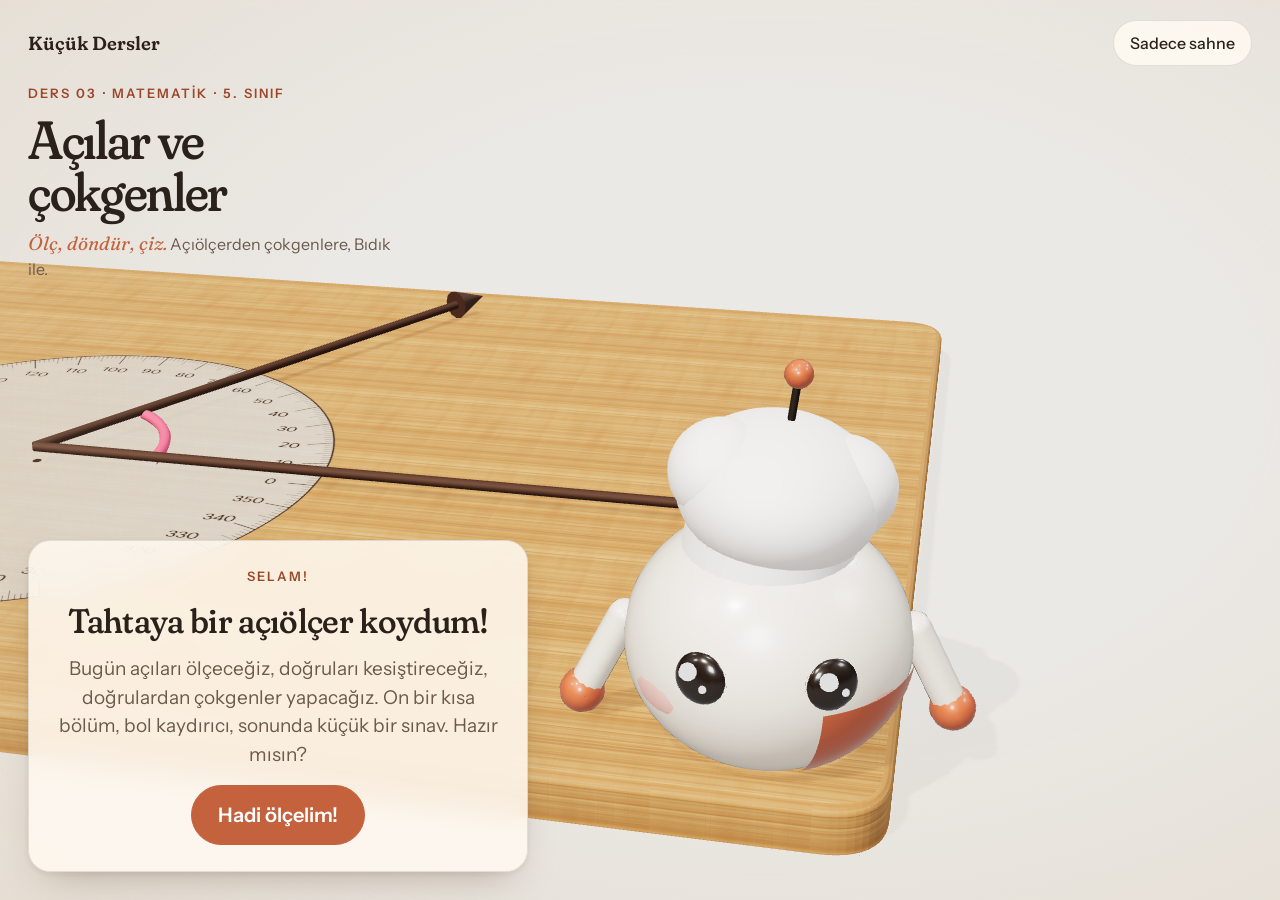
<file: acilar-cokgenler/index.html>
<!doctype html>
<html lang="tr">
<head>
  <meta charset="utf-8" />
  <meta name="viewport" content="width=device-width, initial-scale=1, viewport-fit=cover" />
  <title>Açılar ve çokgenler — Küçük Dersler</title>
  <meta name="description" content="Dereceyle açı ölçme, ters ve komşu açılar, paralel ve dik doğrular, çokgenler ve üçgenler. Bıdık ile 5. sınıf geometri." />
  <meta name="theme-color" content="#f5eee3" />
  <meta property="og:title" content="Açılar ve çokgenler: Bıdık ile ölç, döndür, çiz" />
  <meta property="og:description" content="Açıölçer, ters açılar, paralel doğrular, çokgenler. On bir kısa bölüm ve bir sınav." />
  <meta property="og:type" content="website" />
  <link rel="icon" href="../assets/favicon.svg" type="image/svg+xml" />
  <link rel="preload" href="../assets/fonts/Fraunces-Variable.ttf" as="font" type="font/ttf" crossorigin />
  <link rel="preload" href="../assets/fonts/InstrumentSans-Variable.ttf" as="font" type="font/ttf" crossorigin />
  <link rel="stylesheet" href="./styles.css" />
  <script type="importmap">
    {
      "imports": {
        "three": "../vendor/three/three.module.js",
        "three/addons/": "../vendor/three/addons/"
      }
    }
  </script>
</head>
<body>
  <canvas id="stage" tabindex="0" role="application" aria-label="Etkileşimli 3B geometri sahnesi. Sol ve sağ ok tuşlarıyla bölümler arasında geçin."></canvas>
  <div class="vignette" aria-hidden="true"></div>
  <div class="tags" id="tags" aria-hidden="true"></div>

  <div class="loading" id="loading" aria-live="polite">
    <div class="loading__mark">Küçük Dersler</div>
    <div class="loading__bar"><span id="loading-bar"></span></div>
    <p class="loading__text" id="loading-text">Bıdık tahtaya un serpiyor…</p>
  </div>

  <header class="topbar ui">
    <a class="brand" href="../dersler/">Küçük Dersler</a>
    <div class="topbar__right">
      <button class="pill" id="btn-hide-ui" type="button" title="Yazıları gizle (H)">Sadece sahne</button>
    </div>
  </header>

  <section class="hero ui">
    <p class="eyebrow">Ders 03 · Matematik · 5. sınıf</p>
    <h1 class="headline">Açılar ve<br />çokgenler</h1>
    <p class="lede"><em>Ölç, döndür, çiz.</em> Açıölçerden çokgenlere, Bıdık ile.</p>
  </section>

  <div class="intro" id="intro">
    <div class="intro__card">
      <p class="eyebrow">Selam!</p>
      <h2 class="intro__title">Tahtaya bir açıölçer koydum!</h2>
      <p class="intro__text">Bugün açıları ölçeceğiz, doğruları kesiştireceğiz, doğrulardan çokgenler yapacağız. On bir kısa bölüm, bol kaydırıcı, sonunda küçük bir sınav. Hazır mısın?</p>
      <button type="button" class="btn btn--accent btn--big" id="btn-start">Hadi ölçelim!</button>
    </div>
  </div>

  <div class="finish" id="finish" hidden>
    <div class="intro__card">
      <p class="eyebrow">Yaşasın!</p>
      <h2 class="intro__title">Sınav bitti, harikasın!</h2>
      <p class="intro__text" id="finish-text"></p>
      <div class="intro__actions">
        <button type="button" class="btn btn--accent" id="btn-again">Bir daha oynayalım</button>
      </div>
    </div>
  </div>

  <aside class="lesson ui" id="lesson" aria-live="polite">
    <div class="lesson__head">
      <span class="lesson__count" id="lesson-count">Bölüm 1 / 11</span>
      <span class="score" id="score" hidden></span>
      <button type="button" class="lesson__collapse" id="btn-collapse" aria-expanded="true" aria-controls="lesson-body">Küçült</button>
    </div>
    <div id="lesson-body">
      <h2 class="lesson__title" id="lesson-title"></h2>
      <div class="lesson__text" id="lesson-text"></div>
      <div class="lesson__sliders" id="lesson-sliders" hidden></div>
      <div class="target" id="target" hidden></div>
      <div class="toggles" id="toggles" hidden></div>
      <div class="choices" id="choices" hidden></div>
      <p class="readout" id="readout" hidden></p>
      <div class="lesson__actions">
        <button type="button" class="btn btn--accent" id="btn-action" hidden></button>
        <button type="button" class="btn" id="btn-action2" hidden></button>
      </div>
    </div>
  </aside>

  <nav class="dock ui" id="dock" aria-label="Bölümler">
    <button type="button" class="btn btn--ghost" id="btn-prev" title="Önceki bölüm (←)">← Geri</button>
    <ol class="dots" id="dots"></ol>
    <button type="button" class="btn btn--accent" id="btn-next" title="Sonraki bölüm (→)">Devam →</button>
    <span class="dock__sep"></span>
    <button type="button" class="toggle" data-toggle="autoplay" aria-pressed="false" title="Kendi kendine ilerlesin"><i></i><span>Kendi ilerlesin</span></button>
    <button type="button" class="toggle" data-toggle="sound" aria-pressed="false" title="Ses"><i></i><span>Ses</span></button>
  </nav>

  <p class="keys ui" id="keys" aria-hidden="true">
    <kbd>←</kbd><kbd>→</kbd> bölüm · <kbd>␣</kbd> düğme · <kbd>H</kbd> sadece sahne
  </p>

  <button type="button" class="reveal" id="btn-show-ui" hidden>Yazıları geri getir</button>
  <div class="toast" id="toast" role="status" aria-live="polite"></div>
  <footer class="credit ui">Küçük Dersler · MEB 5. sınıf Matematik ders kitabındaki etkinliklerden uyarlanmıştır.</footer>

  <noscript><p class="noscript">Bıdık'ı görebilmek için JavaScript ve WebGL gerekiyor.</p></noscript>
  <script type="module" src="./js/main.js"></script>
</body>
</html>
</file>
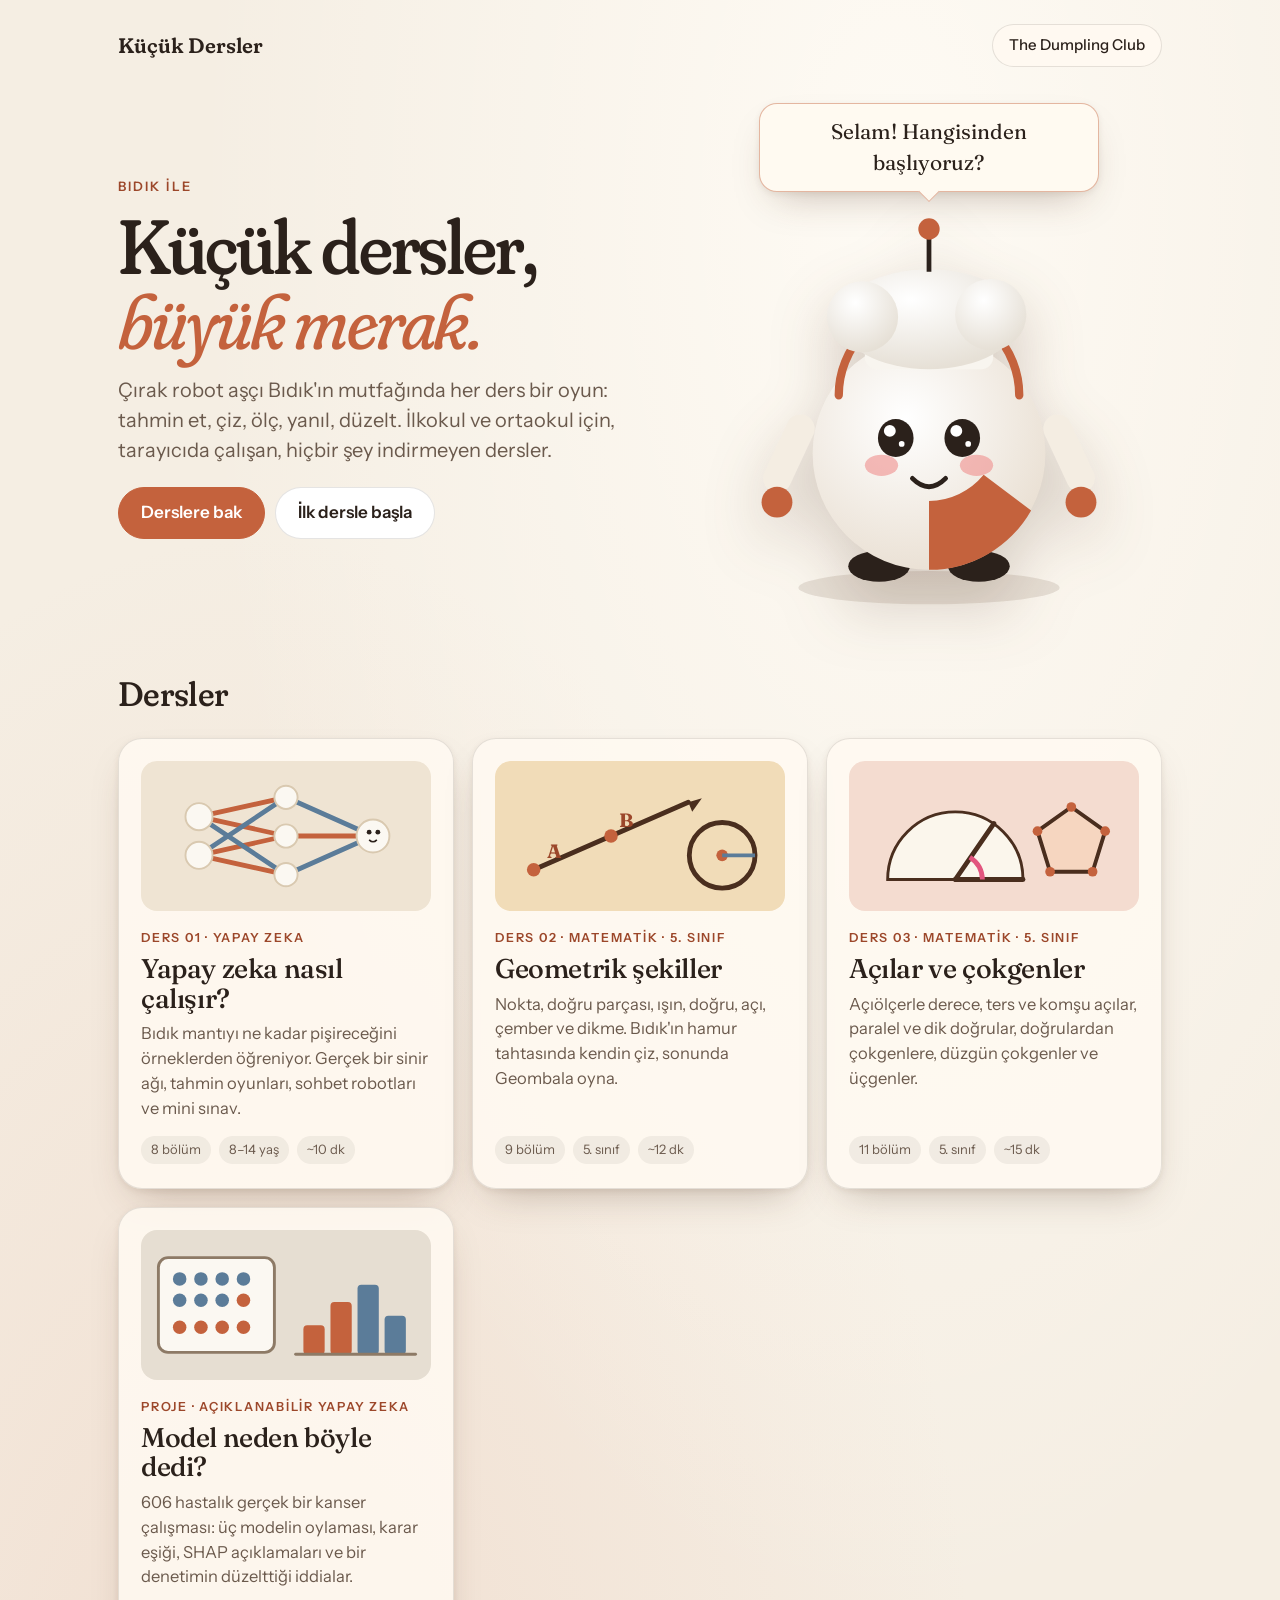
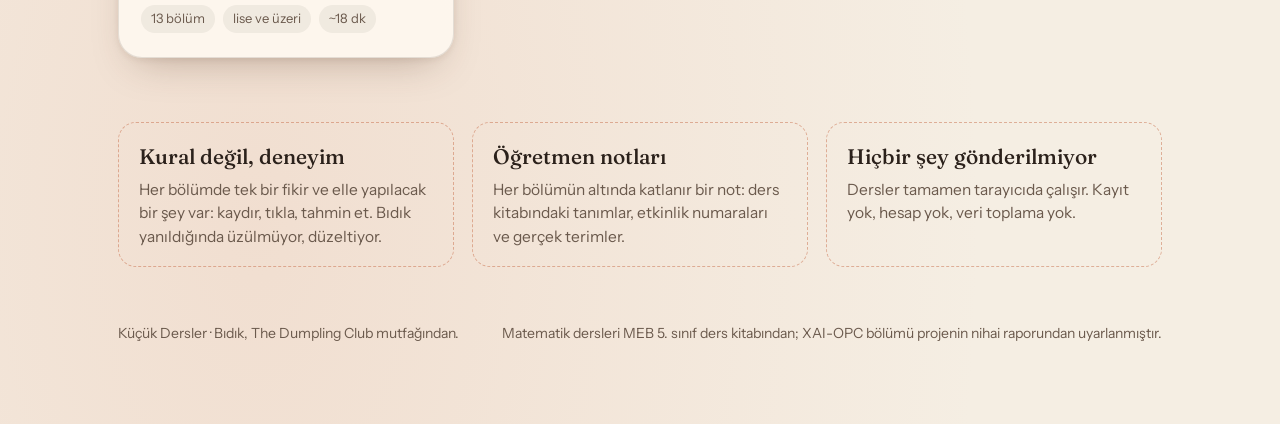
<file: dersler/index.html>
<!doctype html>
<html lang="tr">
<head>
  <meta charset="utf-8" />
  <meta name="viewport" content="width=device-width, initial-scale=1, viewport-fit=cover" />
  <title>Küçük Dersler</title>
  <meta name="description" content="Bıdık ile küçük, sıcak, etkileşimli dersler: yapay zeka, geometrik şekiller, açılar ve çokgenler. İlkokul ve ortaokul için." />
  <meta name="theme-color" content="#f5eee3" />
  <meta property="og:title" content="Küçük Dersler" />
  <meta property="og:description" content="Bıdık ile küçük, sıcak, etkileşimli dersler. Tahmin et, çiz, ölç, oyna." />
  <meta property="og:type" content="website" />
  <link rel="icon" href="../assets/favicon.svg" type="image/svg+xml" />
  <link rel="preload" href="../assets/fonts/Fraunces-Variable.ttf" as="font" type="font/ttf" crossorigin />
  <link rel="preload" href="../assets/fonts/InstrumentSans-Variable.ttf" as="font" type="font/ttf" crossorigin />
  <style>
    @font-face { font-family: 'Fraunces'; src: url('../assets/fonts/Fraunces-Variable.ttf') format('truetype'); font-weight: 100 900; font-style: normal; font-display: swap; }
    @font-face { font-family: 'Fraunces'; src: url('../assets/fonts/Fraunces-Italic-Variable.ttf') format('truetype'); font-weight: 100 900; font-style: italic; font-display: swap; }
    @font-face { font-family: 'Instrument Sans'; src: url('../assets/fonts/InstrumentSans-Variable.ttf') format('truetype'); font-weight: 400 700; font-style: normal; font-display: swap; }
    :root {
      --cream: #f5eee3; --cream-deep: #ecdfcc; --ink: #2b211b; --ink-soft: #6b5a4d;
      --terracotta: #c4623d; --terracotta-deep: #9c472a; --terracotta-soft: #e9c1ad;
      --sweet: #d4467a; --salty: #c58f12; --slate: #5b7c99;
      --paper: rgba(255, 250, 242, 0.86); --line: rgba(43, 33, 27, 0.12);
      --shadow: 0 18px 40px -18px rgba(80, 50, 30, 0.35), 0 2px 6px rgba(80, 50, 30, 0.08);
      --serif: 'Fraunces', 'Iowan Old Style', Palatino, Georgia, serif;
      --sans: 'Instrument Sans', 'Helvetica Neue', Helvetica, Arial, sans-serif;
      --ease: cubic-bezier(0.22, 1, 0.36, 1);
    }
    * { box-sizing: border-box; }
    body {
      margin: 0; background: var(--cream); color: var(--ink); font-family: var(--sans); font-size: 18px; line-height: 1.5;
      background-image: radial-gradient(ellipse at 70% 10%, rgba(255, 252, 246, 0.9), rgba(245, 238, 227, 0) 55%), radial-gradient(ellipse at 20% 90%, rgba(233, 193, 173, 0.35), rgba(245, 238, 227, 0) 50%);
      -webkit-font-smoothing: antialiased;
    }
    a { color: inherit; }
    .wrap { max-width: 1100px; margin: 0 auto; padding: 24px 28px 80px; }
    .topbar { display: flex; align-items: center; justify-content: space-between; padding: 0 0 36px; }
    .brand { font-family: var(--serif); font-variation-settings: 'SOFT' 100, 'WONK' 1, 'opsz' 48; font-weight: 600; font-size: 21px; text-decoration: none; }
    .pill { border: 1px solid var(--line); background: var(--paper); border-radius: 999px; padding: 9px 16px; font-size: 15px; font-weight: 500; text-decoration: none; }
    .pill:hover { background: #fff; }
    .hero { display: grid; grid-template-columns: 1.15fr 1fr; gap: 40px; align-items: center; margin-bottom: 56px; }
    .eyebrow { margin: 0 0 12px; font-size: 13px; font-weight: 600; letter-spacing: 0.16em; text-transform: uppercase; color: var(--terracotta-deep); }
    h1 { margin: 0 0 16px; font-family: var(--serif); font-variation-settings: 'SOFT' 100, 'WONK' 1, 'opsz' 144; font-weight: 500; font-size: clamp(46px, 6vw, 84px); line-height: 0.98; letter-spacing: -0.025em; }
    h1 em { font-style: italic; font-weight: 400; color: var(--terracotta); }
    .lede { margin: 0 0 22px; max-width: 46ch; font-size: 20px; color: var(--ink-soft); }
    .hero__actions { display: flex; gap: 10px; flex-wrap: wrap; }
    .btn { display: inline-flex; align-items: center; gap: 8px; border: 1px solid var(--line); background: #fff; border-radius: 999px; padding: 12px 22px; font-size: 17px; font-weight: 600; text-decoration: none; transition: transform 0.25s var(--ease), box-shadow 0.2s; }
    .btn:hover { transform: translateY(-1px); box-shadow: 0 6px 16px -8px rgba(80, 50, 30, 0.5); }
    .btn--accent { background: var(--terracotta); border-color: var(--terracotta); color: #fff; }
    .bidik { display: grid; place-items: center; }
    .bidik svg { width: min(100%, 380px); height: auto; filter: drop-shadow(0 24px 30px rgba(80, 50, 30, 0.22)); }
    .bubble { position: relative; margin: 0 0 18px; padding: 12px 18px; border-radius: 18px; background: #fffaf1; border: 1px solid rgba(196, 98, 61, 0.45); font-family: var(--serif); font-size: 21px; box-shadow: var(--shadow); text-align: center; max-width: 340px; }
    .bubble::after { content: ''; position: absolute; left: 50%; bottom: -8px; width: 14px; height: 14px; background: #fffaf1; border-right: 1px solid rgba(196, 98, 61, 0.45); border-bottom: 1px solid rgba(196, 98, 61, 0.45); transform: translateX(-50%) rotate(45deg); }
    h2 { margin: 0 0 18px; font-family: var(--serif); font-variation-settings: 'SOFT' 100, 'WONK' 1, 'opsz' 72; font-weight: 500; font-size: 34px; letter-spacing: -0.02em; }
    .grid { display: grid; grid-template-columns: repeat(auto-fit, minmax(300px, 1fr)); gap: 18px; }
    .card { display: flex; flex-direction: column; text-decoration: none; padding: 22px 22px 24px; border-radius: 24px; background: var(--paper); border: 1px solid var(--line); box-shadow: var(--shadow); transition: transform 0.3s var(--ease), box-shadow 0.3s; }
    .card:hover { transform: translateY(-4px); box-shadow: 0 30px 50px -24px rgba(80, 50, 30, 0.45), 0 2px 6px rgba(80, 50, 30, 0.08); }
    .card__art { height: 150px; border-radius: 16px; margin-bottom: 18px; display: grid; place-items: center; overflow: hidden; }
    .card__art svg { width: 100%; height: 100%; }
    .card__tag { font-size: 12.5px; font-weight: 600; letter-spacing: 0.14em; text-transform: uppercase; color: var(--terracotta-deep); margin-bottom: 6px; }
    .card__title { font-family: var(--serif); font-size: 27px; font-weight: 500; margin: 0 0 8px; line-height: 1.1; letter-spacing: -0.015em; }
    .card__text { margin: 0 0 16px; font-size: 16.5px; color: var(--ink-soft); flex: 1; }
    .card__meta { display: flex; gap: 8px; flex-wrap: wrap; font-size: 13px; color: var(--ink-soft); }
    .card__meta span { padding: 4px 10px; border-radius: 999px; background: rgba(43, 33, 27, 0.06); }
    .card--soon { opacity: 0.75; }
    .about { margin-top: 64px; display: grid; grid-template-columns: repeat(auto-fit, minmax(240px, 1fr)); gap: 18px; }
    .about div { padding: 18px 20px; border-radius: 18px; border: 1px dashed rgba(196, 98, 61, 0.45); }
    .about h3 { margin: 0 0 6px; font-family: var(--serif); font-size: 21px; font-weight: 500; }
    .about p { margin: 0; font-size: 15.5px; color: var(--ink-soft); }
    footer { margin-top: 56px; font-size: 14px; color: var(--ink-soft); display: flex; gap: 16px; flex-wrap: wrap; justify-content: space-between; }
    @media (max-width: 860px) {
      .wrap { padding: 18px 18px 60px; }
      .hero { grid-template-columns: 1fr; gap: 24px; }
      .bidik { order: -1; }
      .bidik svg { width: min(70%, 260px); }
      .lede { font-size: 17.5px; }
      h2 { font-size: 28px; }
    }
  </style>
</head>
<body>
  <div class="wrap">
    <header class="topbar">
      <a class="brand" href="./">Küçük Dersler</a>
      <a class="pill" href="../">The Dumpling Club</a>
    </header>

    <section class="hero">
      <div>
        <p class="eyebrow">Bıdık ile</p>
        <h1>Küçük dersler,<br /><em>büyük merak.</em></h1>
        <p class="lede">Çırak robot aşçı Bıdık'ın mutfağında her ders bir oyun: tahmin et, çiz, ölç, yanıl, düzelt. İlkokul ve ortaokul için, tarayıcıda çalışan, hiçbir şey indirmeyen dersler.</p>
        <div class="hero__actions">
          <a class="btn btn--accent" href="#dersler">Derslere bak</a>
          <a class="btn" href="../YZ-nasil-calisir/">İlk dersle başla</a>
        </div>
      </div>
      <div class="bidik" aria-hidden="true">
        <p class="bubble">Selam! Hangisinden başlıyoruz?</p>
        <svg viewBox="0 0 320 340" role="img" aria-label="Bıdık, çırak robot aşçı">
          <defs>
            <radialGradient id="body" cx="40%" cy="35%" r="70%"><stop offset="0" stop-color="#ffffff"/><stop offset="1" stop-color="#e9dfd2"/></radialGradient>
            <radialGradient id="hat" cx="40%" cy="30%" r="70%"><stop offset="0" stop-color="#ffffff"/><stop offset="1" stop-color="#e6e0d6"/></radialGradient>
          </defs>
          <ellipse cx="160" cy="318" rx="110" ry="14" fill="rgba(80,50,30,0.12)"/>
          <ellipse cx="118" cy="300" rx="26" ry="13" fill="#2b211b"/>
          <ellipse cx="202" cy="300" rx="26" ry="13" fill="#2b211b"/>
          <rect x="30" y="170" width="24" height="70" rx="12" fill="#f4ede2" transform="rotate(25 42 205)"/>
          <rect x="266" y="170" width="24" height="70" rx="12" fill="#f4ede2" transform="rotate(-25 278 205)"/>
          <circle cx="32" cy="246" r="13" fill="#c4623d"/>
          <circle cx="288" cy="246" r="13" fill="#c4623d"/>
          <circle cx="160" cy="205" r="98" fill="url(#body)"/>
          <path d="M160 303 a98 98 0 0 0 86 -50 l-40 -30 a60 60 0 0 1 -46 22 z" fill="#c4623d"/>
          <path d="M84 156 a76 76 0 0 1 152 0" fill="none" stroke="#c4623d" stroke-width="7" stroke-linecap="round"/>
          <rect x="106" y="108" width="108" height="26" rx="10" fill="#f8f5ef"/>
          <ellipse cx="160" cy="92" rx="76" ry="42" fill="url(#hat)"/>
          <circle cx="212" cy="88" r="30" fill="url(#hat)"/>
          <circle cx="104" cy="90" r="30" fill="url(#hat)"/>
          <line x1="160" y1="52" x2="160" y2="22" stroke="#2b211b" stroke-width="4"/>
          <circle cx="160" cy="16" r="9" fill="#c4623d"/>
          <ellipse cx="120" cy="215" rx="14" ry="9" fill="#f0908e" opacity="0.6"/>
          <ellipse cx="200" cy="215" rx="14" ry="9" fill="#f0908e" opacity="0.6"/>
          <ellipse cx="132" cy="192" rx="15" ry="16" fill="#2b211b"/>
          <ellipse cx="188" cy="192" rx="15" ry="16" fill="#2b211b"/>
          <circle cx="127" cy="186" r="5" fill="#fff"/><circle cx="183" cy="186" r="5" fill="#fff"/>
          <circle cx="137" cy="197" r="2.4" fill="#fff"/><circle cx="193" cy="197" r="2.4" fill="#fff"/>
          <path d="M146 226 q14 14 28 0" fill="none" stroke="#2b211b" stroke-width="4" stroke-linecap="round"/>
        </svg>
      </div>
    </section>

    <section id="dersler">
      <h2>Dersler</h2>
      <div class="grid">
        <a class="card" href="../YZ-nasil-calisir/">
          <div class="card__art" style="background:#efe4d3">
            <svg viewBox="0 0 300 150" aria-hidden="true">
              <g stroke="#c4623d" stroke-width="5" stroke-linecap="round"><line x1="60" y1="55" x2="150" y2="35"/><line x1="60" y1="55" x2="150" y2="75"/><line x1="60" y1="95" x2="150" y2="115"/><line x1="60" y1="95" x2="150" y2="75"/></g>
              <g stroke="#5b7c99" stroke-width="5" stroke-linecap="round"><line x1="60" y1="55" x2="150" y2="115"/><line x1="60" y1="95" x2="150" y2="35"/><line x1="150" y1="35" x2="240" y2="75"/><line x1="150" y1="115" x2="240" y2="75"/></g>
              <g stroke="#c4623d" stroke-width="5" stroke-linecap="round"><line x1="150" y1="75" x2="240" y2="75"/></g>
              <g fill="#fbf8f2" stroke="#d9c9b0" stroke-width="2"><circle cx="60" cy="55" r="14"/><circle cx="60" cy="95" r="14"/><circle cx="150" cy="35" r="12"/><circle cx="150" cy="75" r="12"/><circle cx="150" cy="115" r="12"/><circle cx="240" cy="75" r="17"/></g>
              <g fill="#2b211b"><circle cx="236" cy="71" r="2.5"/><circle cx="245" cy="71" r="2.5"/><path d="M236 79 q4 4 8 0" fill="none" stroke="#2b211b" stroke-width="1.6"/></g>
            </svg>
          </div>
          <div class="card__tag">Ders 01 · Yapay zeka</div>
          <h3 class="card__title">Yapay zeka nasıl çalışır?</h3>
          <p class="card__text">Bıdık mantıyı ne kadar pişireceğini örneklerden öğreniyor. Gerçek bir sinir ağı, tahmin oyunları, sohbet robotları ve mini sınav.</p>
          <div class="card__meta"><span>8 bölüm</span><span>8–14 yaş</span><span>~10 dk</span></div>
        </a>

        <a class="card" href="../geometrik-sekiller/">
          <div class="card__art" style="background:#f1dcb8">
            <svg viewBox="0 0 300 150" aria-hidden="true">
              <line x1="40" y1="110" x2="200" y2="40" stroke="#4a2e1e" stroke-width="5" stroke-linecap="round"/>
              <polygon points="200,40 214,36 204,50" fill="#4a2e1e"/>
              <circle cx="40" cy="110" r="7" fill="#c4623d"/><circle cx="120" cy="75" r="7" fill="#c4623d"/>
              <circle cx="235" cy="95" r="34" fill="none" stroke="#4a2e1e" stroke-width="5"/>
              <circle cx="235" cy="95" r="6" fill="#c4623d"/><line x1="235" y1="95" x2="269" y2="95" stroke="#5b7c99" stroke-width="4"/>
              <text x="54" y="98" font-family="Fraunces, serif" font-size="20" font-weight="700" fill="#9c472a">A</text>
              <text x="128" y="66" font-family="Fraunces, serif" font-size="20" font-weight="700" fill="#9c472a">B</text>
            </svg>
          </div>
          <div class="card__tag">Ders 02 · Matematik · 5. sınıf</div>
          <h3 class="card__title">Geometrik şekiller</h3>
          <p class="card__text">Nokta, doğru parçası, ışın, doğru, açı, çember ve dikme. Bıdık'ın hamur tahtasında kendin çiz, sonunda Geombala oyna.</p>
          <div class="card__meta"><span>9 bölüm</span><span>5. sınıf</span><span>~12 dk</span></div>
        </a>

        <a class="card" href="../acilar-cokgenler/">
          <div class="card__art" style="background:#f4dcd0">
            <svg viewBox="0 0 300 150" aria-hidden="true">
              <path d="M40 120 a70 70 0 0 1 140 0 z" fill="#fbf6ec" stroke="#4a2e1e" stroke-width="3"/>
              <line x1="110" y1="120" x2="180" y2="120" stroke="#4a2e1e" stroke-width="5" stroke-linecap="round"/>
              <line x1="110" y1="120" x2="150" y2="62" stroke="#4a2e1e" stroke-width="5" stroke-linecap="round"/>
              <path d="M138 120 a28 28 0 0 0 -13 -23" fill="none" stroke="#e2557e" stroke-width="5"/>
              <polygon points="230,45 265,70 252,112 208,112 195,70" fill="#f6d6c0" stroke="#4a2e1e" stroke-width="4" stroke-linejoin="round"/>
              <g fill="#c4623d"><circle cx="230" cy="45" r="5"/><circle cx="265" cy="70" r="5"/><circle cx="252" cy="112" r="5"/><circle cx="208" cy="112" r="5"/><circle cx="195" cy="70" r="5"/></g>
            </svg>
          </div>
          <div class="card__tag">Ders 03 · Matematik · 5. sınıf</div>
          <h3 class="card__title">Açılar ve çokgenler</h3>
          <p class="card__text">Açıölçerle derece, ters ve komşu açılar, paralel ve dik doğrular, doğrulardan çokgenlere, düzgün çokgenler ve üçgenler.</p>
          <div class="card__meta"><span>11 bölüm</span><span>5. sınıf</span><span>~15 dk</span></div>
        </a>

        <a class="card" href="../xai-opc/">
          <div class="card__art" style="background:#e6ded2">
            <svg viewBox="0 0 300 150" aria-hidden="true">
              <rect x="18" y="26" width="120" height="98" rx="10" fill="#fbf8f2" stroke="#8d7a66" stroke-width="3"/>
              <g fill="#5b7c99"><circle cx="40" cy="48" r="7"/><circle cx="62" cy="48" r="7"/><circle cx="84" cy="48" r="7"/><circle cx="106" cy="48" r="7"/><circle cx="40" cy="70" r="7"/><circle cx="62" cy="70" r="7"/><circle cx="84" cy="70" r="7"/></g>
              <g fill="#c4623d"><circle cx="40" cy="98" r="7"/><circle cx="62" cy="98" r="7"/><circle cx="84" cy="98" r="7"/><circle cx="106" cy="98" r="7"/><circle cx="106" cy="70" r="7"/></g>
              <rect x="168" y="96" width="22" height="30" rx="4" fill="#c4623d"/>
              <rect x="196" y="72" width="22" height="54" rx="4" fill="#c4623d"/>
              <rect x="224" y="54" width="22" height="72" rx="4" fill="#5b7c99"/>
              <rect x="252" y="86" width="22" height="40" rx="4" fill="#5b7c99"/>
              <line x1="160" y1="126" x2="284" y2="126" stroke="#8d7a66" stroke-width="3" stroke-linecap="round"/>
            </svg>
          </div>
          <div class="card__tag">Proje · Açıklanabilir yapay zeka</div>
          <h3 class="card__title">Model neden böyle dedi?</h3>
          <p class="card__text">606 hastalık gerçek bir kanser çalışması: üç modelin oylaması, karar eşiği, SHAP açıklamaları ve bir denetimin düzelttiği iddialar.</p>
          <div class="card__meta"><span>13 bölüm</span><span>lise ve üzeri</span><span>~18 dk</span></div>
        </a>
      </div>
    </section>

    <section class="about">
      <div><h3>Kural değil, deneyim</h3><p>Her bölümde tek bir fikir ve elle yapılacak bir şey var: kaydır, tıkla, tahmin et. Bıdık yanıldığında üzülmüyor, düzeltiyor.</p></div>
      <div><h3>Öğretmen notları</h3><p>Her bölümün altında katlanır bir not: ders kitabındaki tanımlar, etkinlik numaraları ve gerçek terimler.</p></div>
      <div><h3>Hiçbir şey gönderilmiyor</h3><p>Dersler tamamen tarayıcıda çalışır. Kayıt yok, hesap yok, veri toplama yok.</p></div>
    </section>

    <footer>
      <span>Küçük Dersler · Bıdık, The Dumpling Club mutfağından.</span>
      <span>Matematik dersleri MEB 5. sınıf ders kitabından; XAI-OPC bölümü projenin nihai raporundan uyarlanmıştır.</span>
    </footer>
  </div>
</body>
</html>
</file>
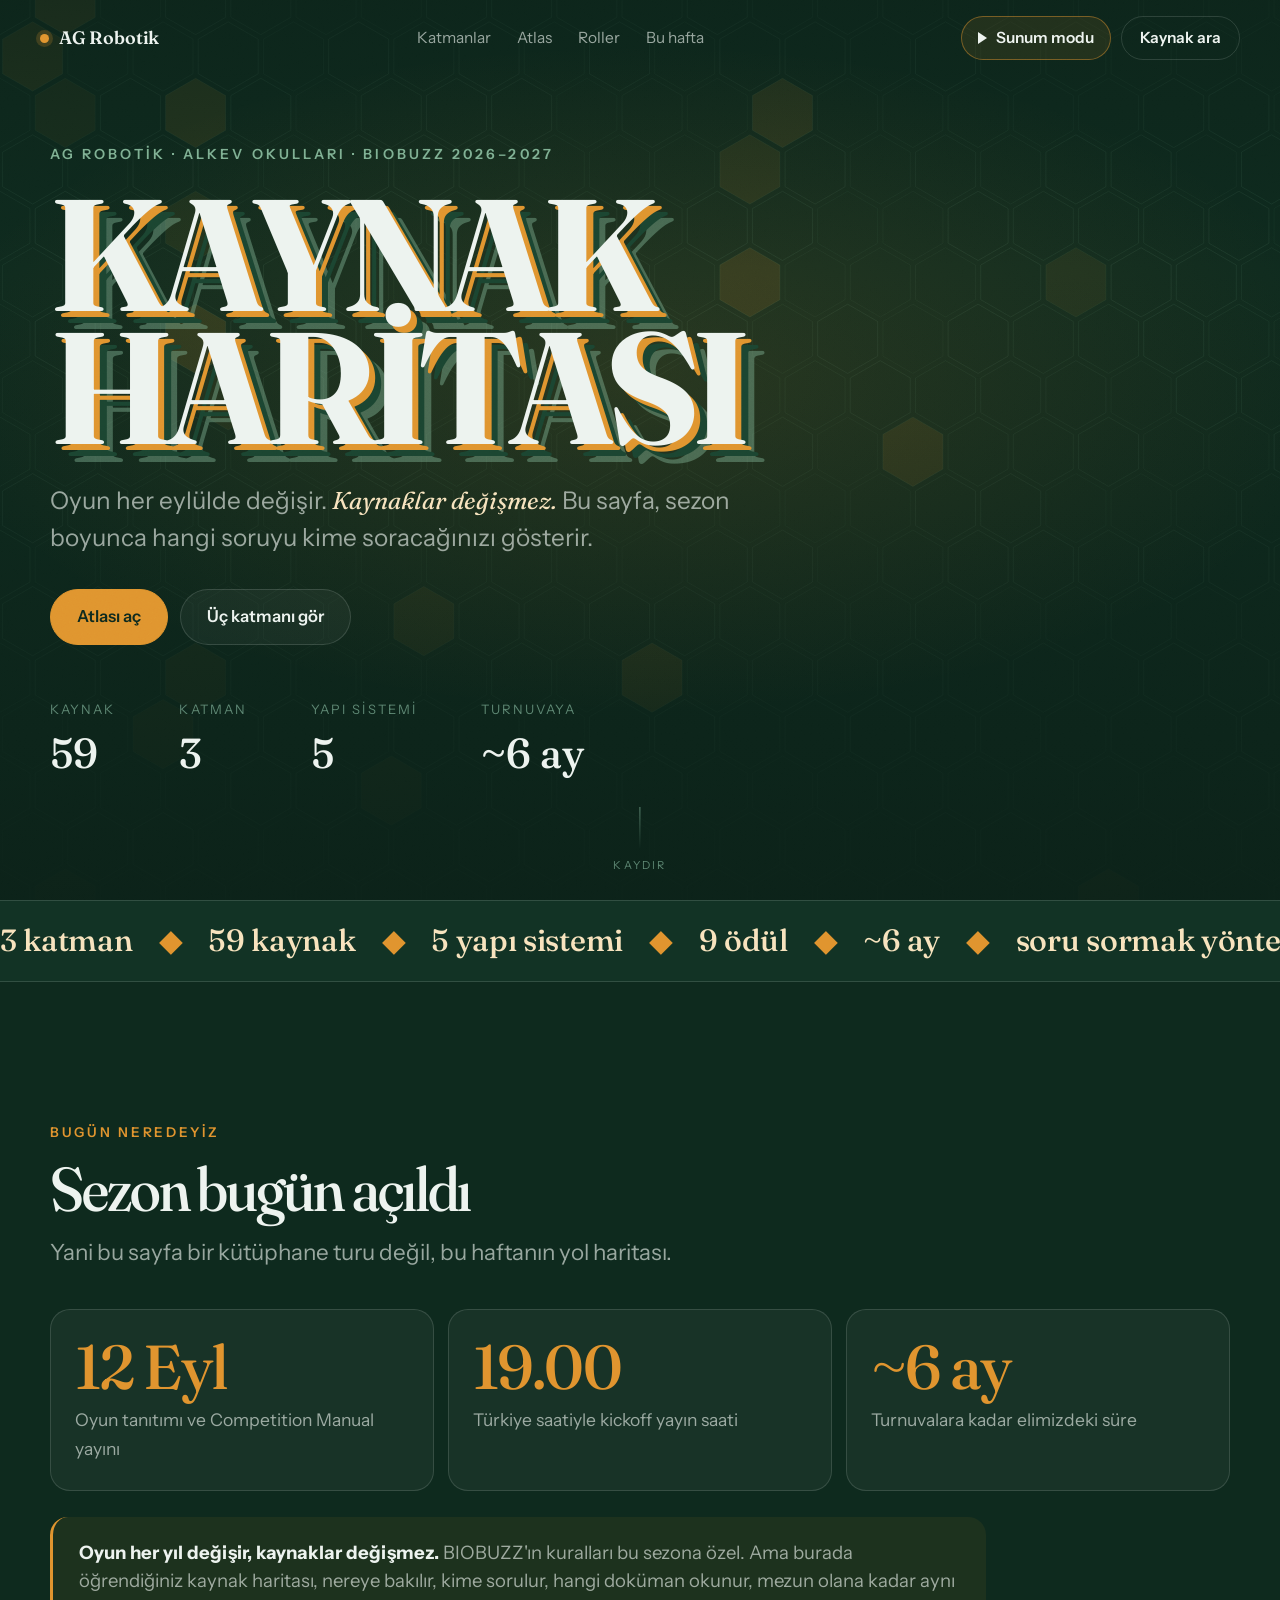
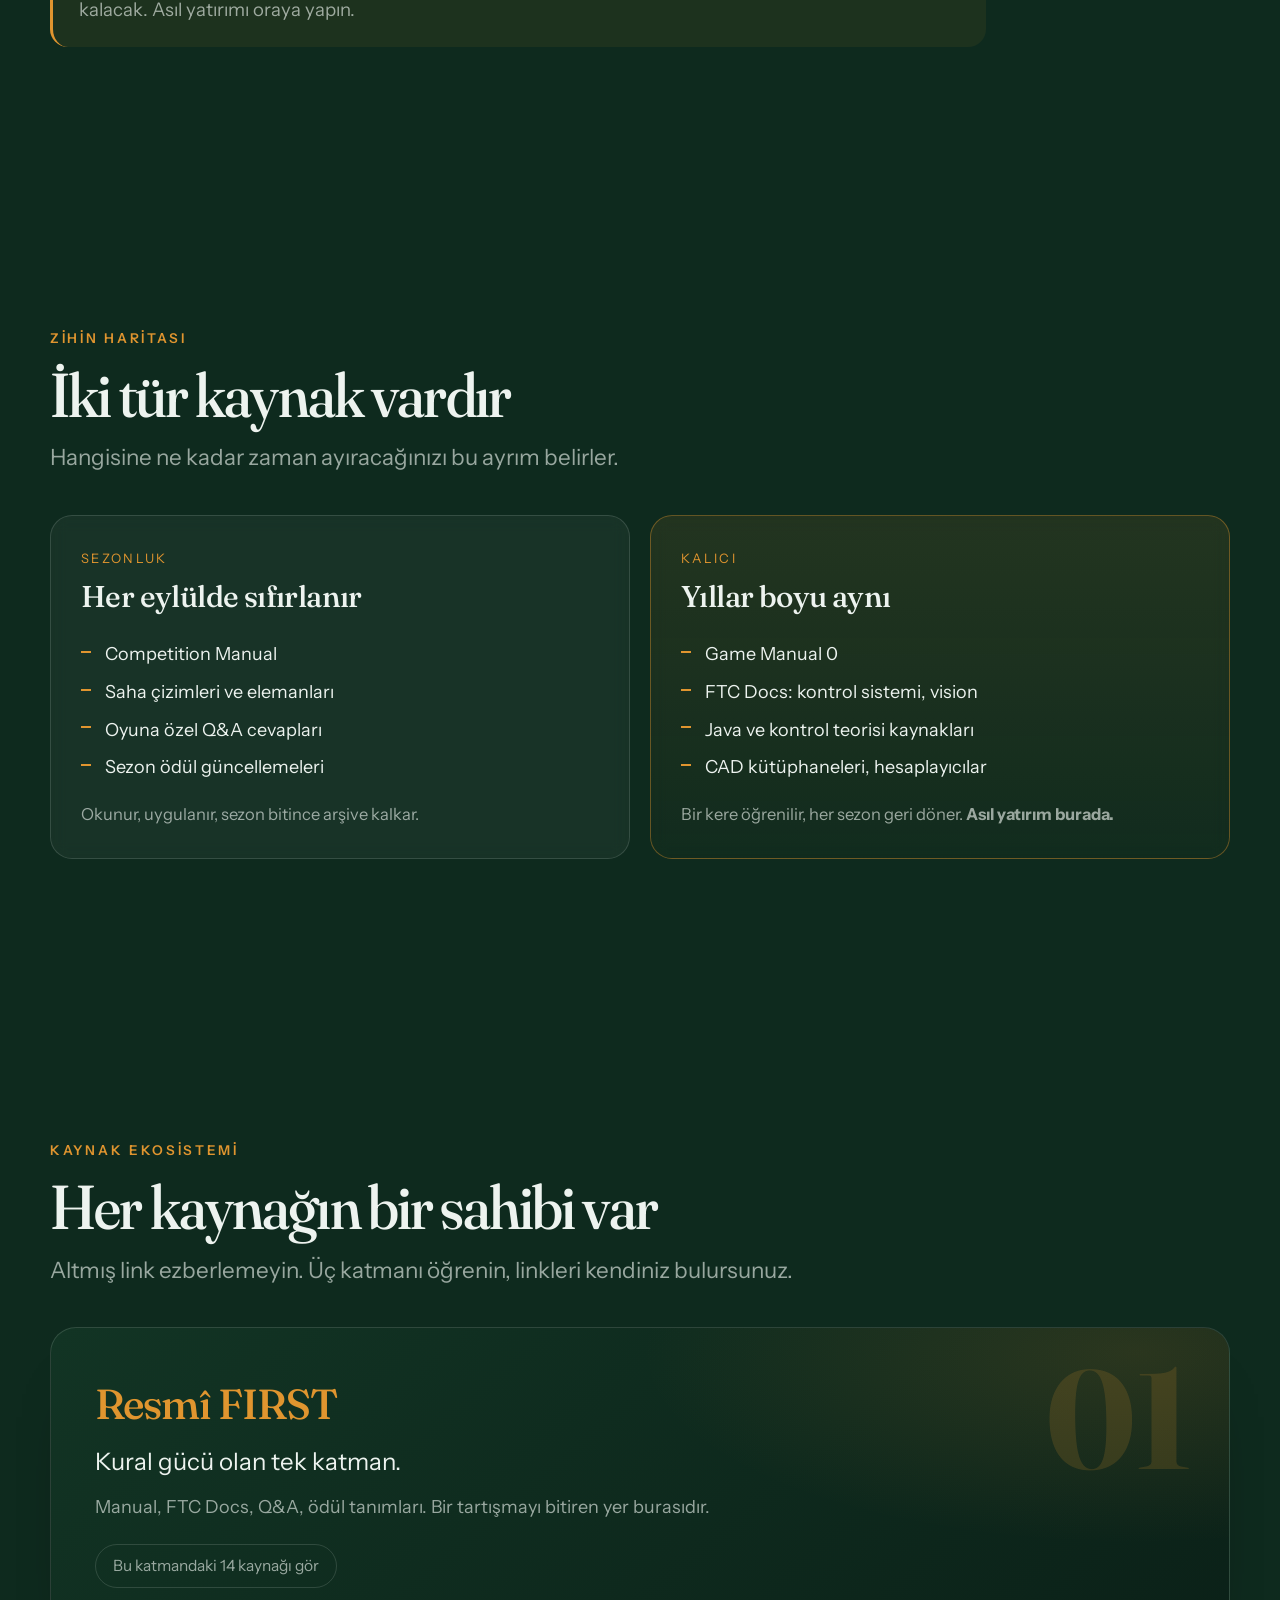
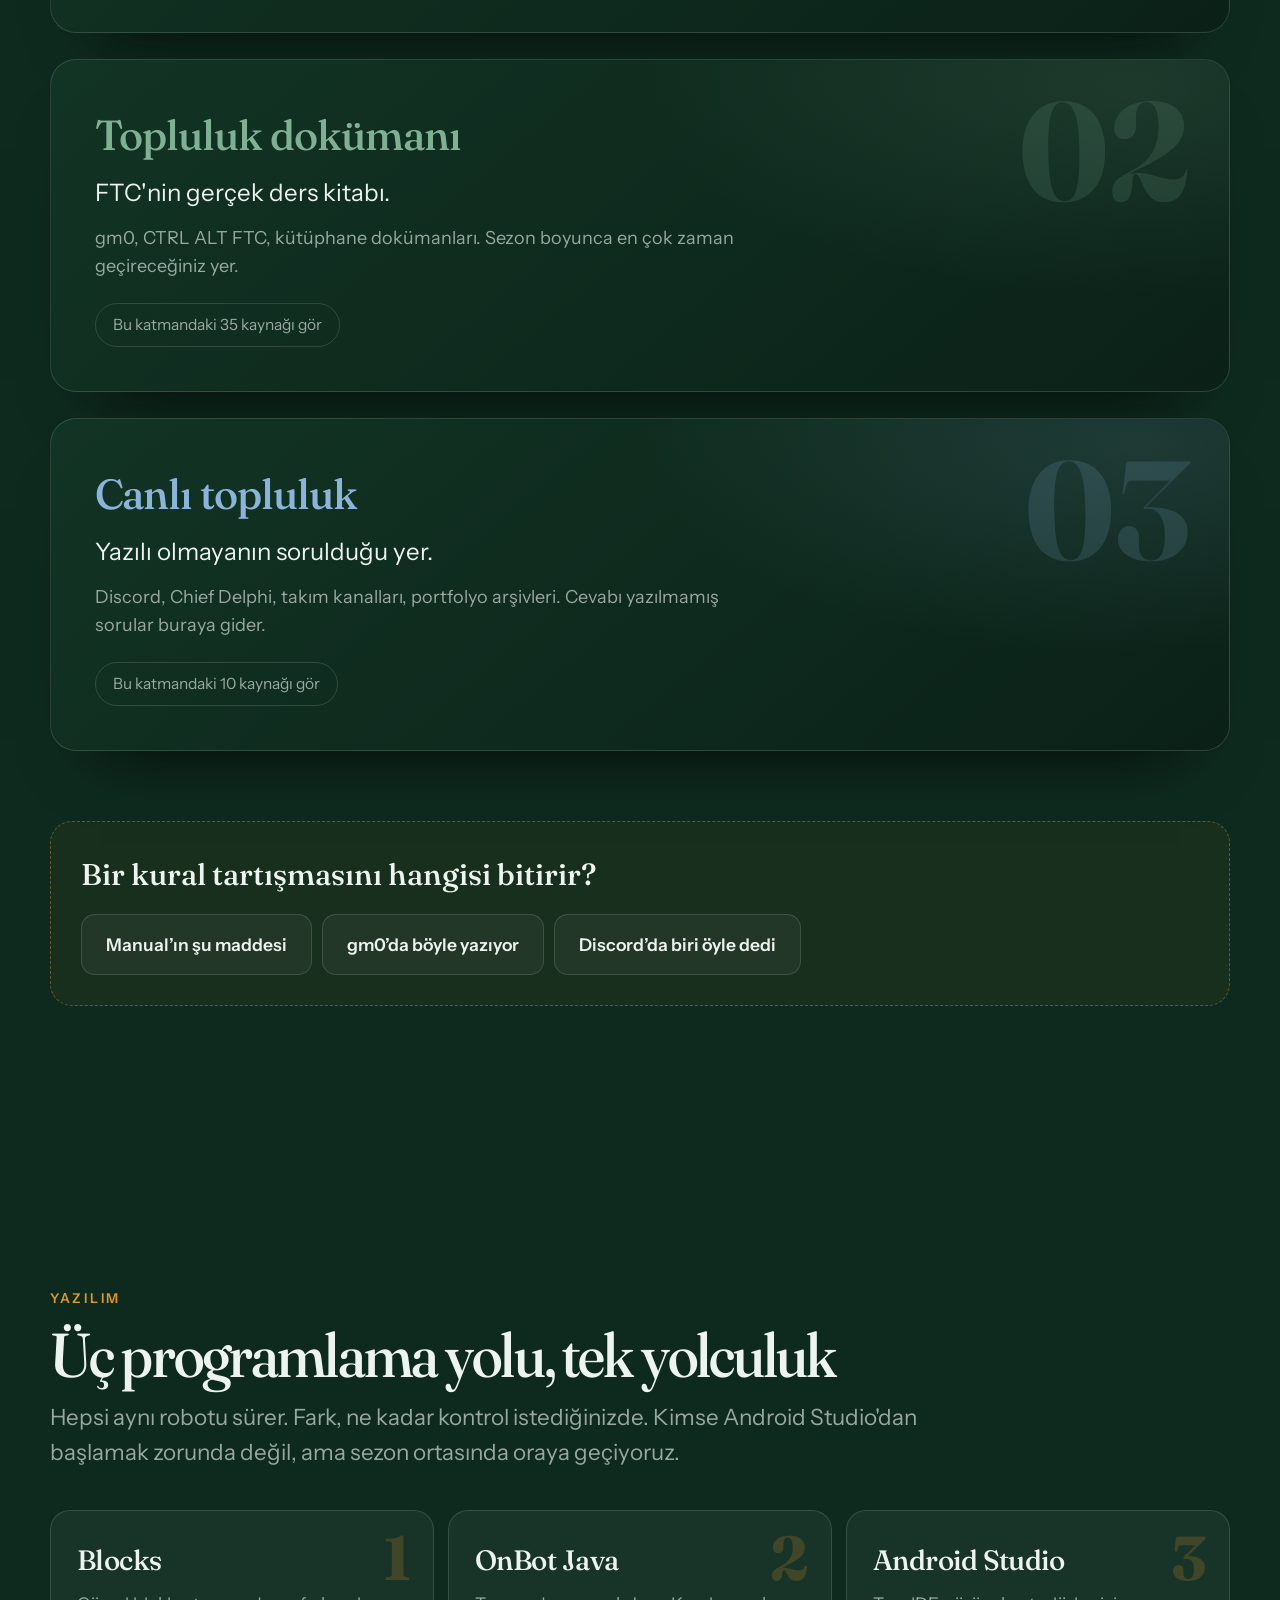
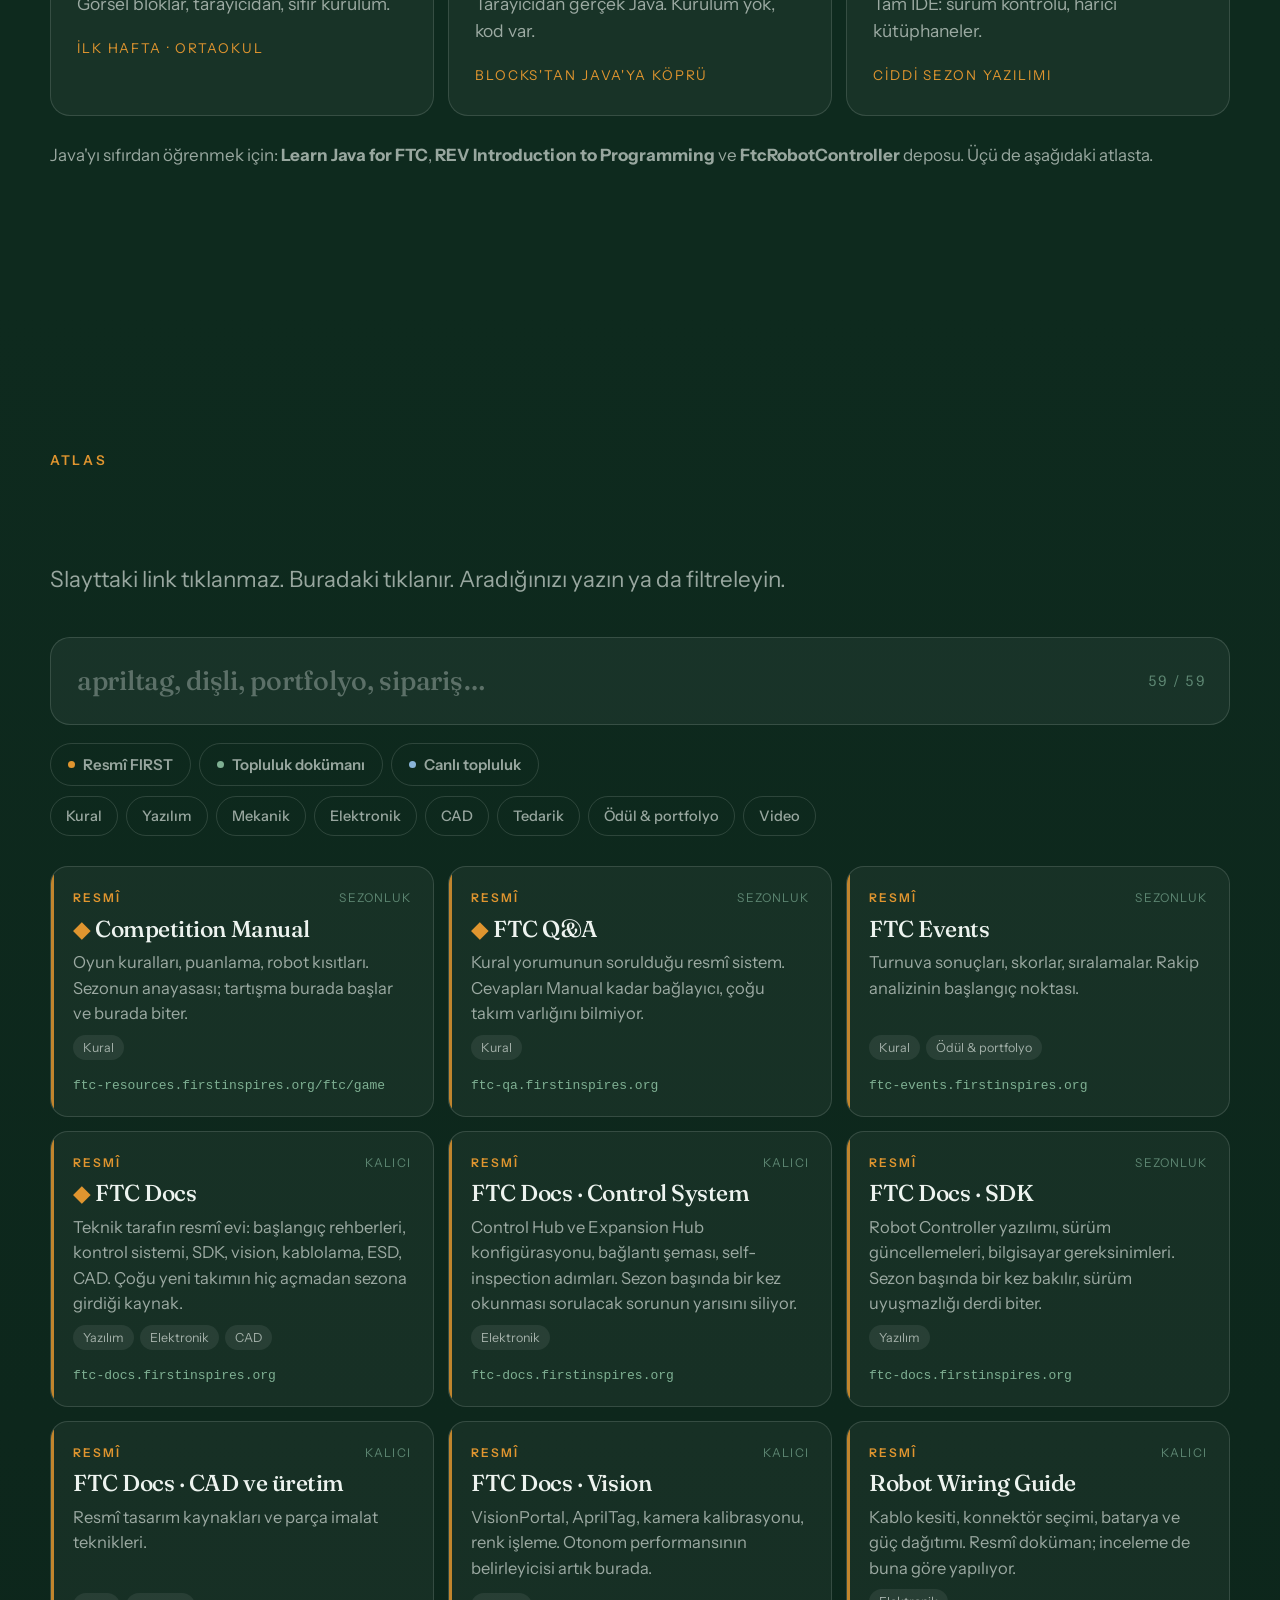
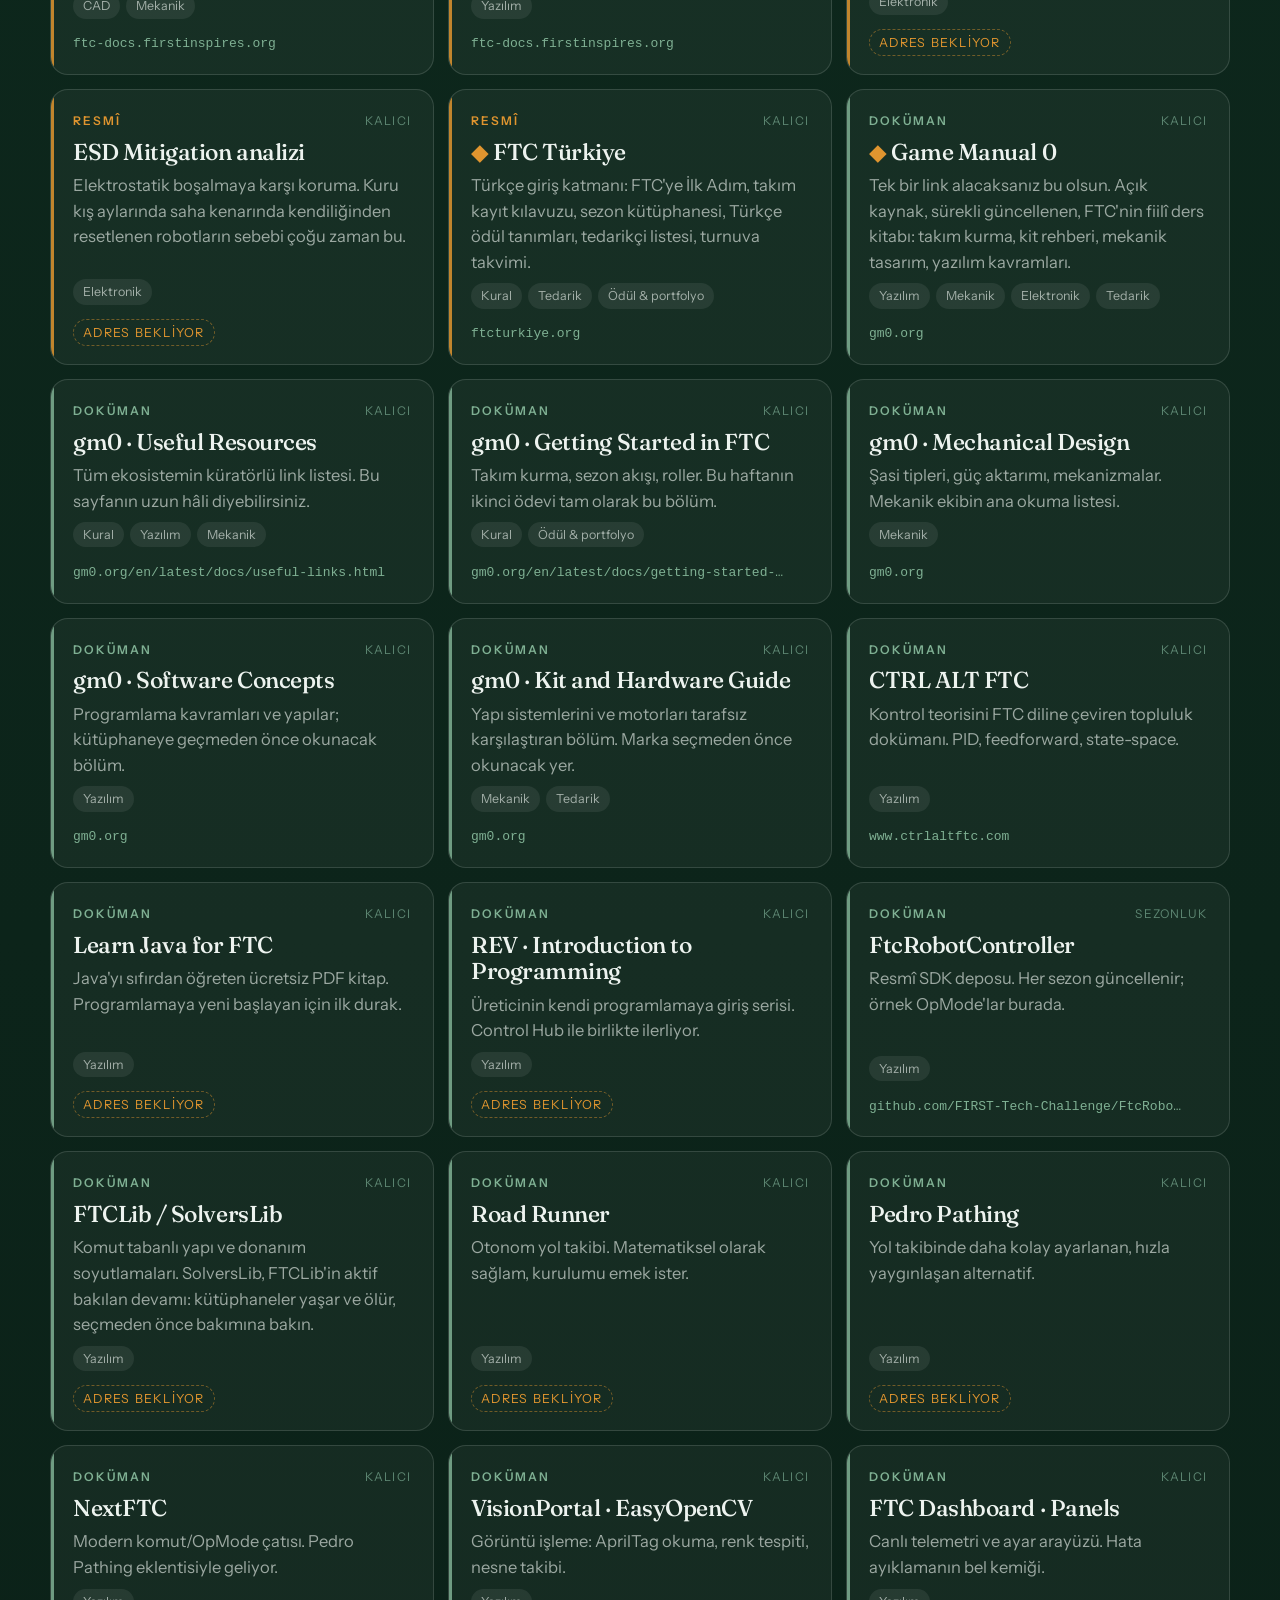
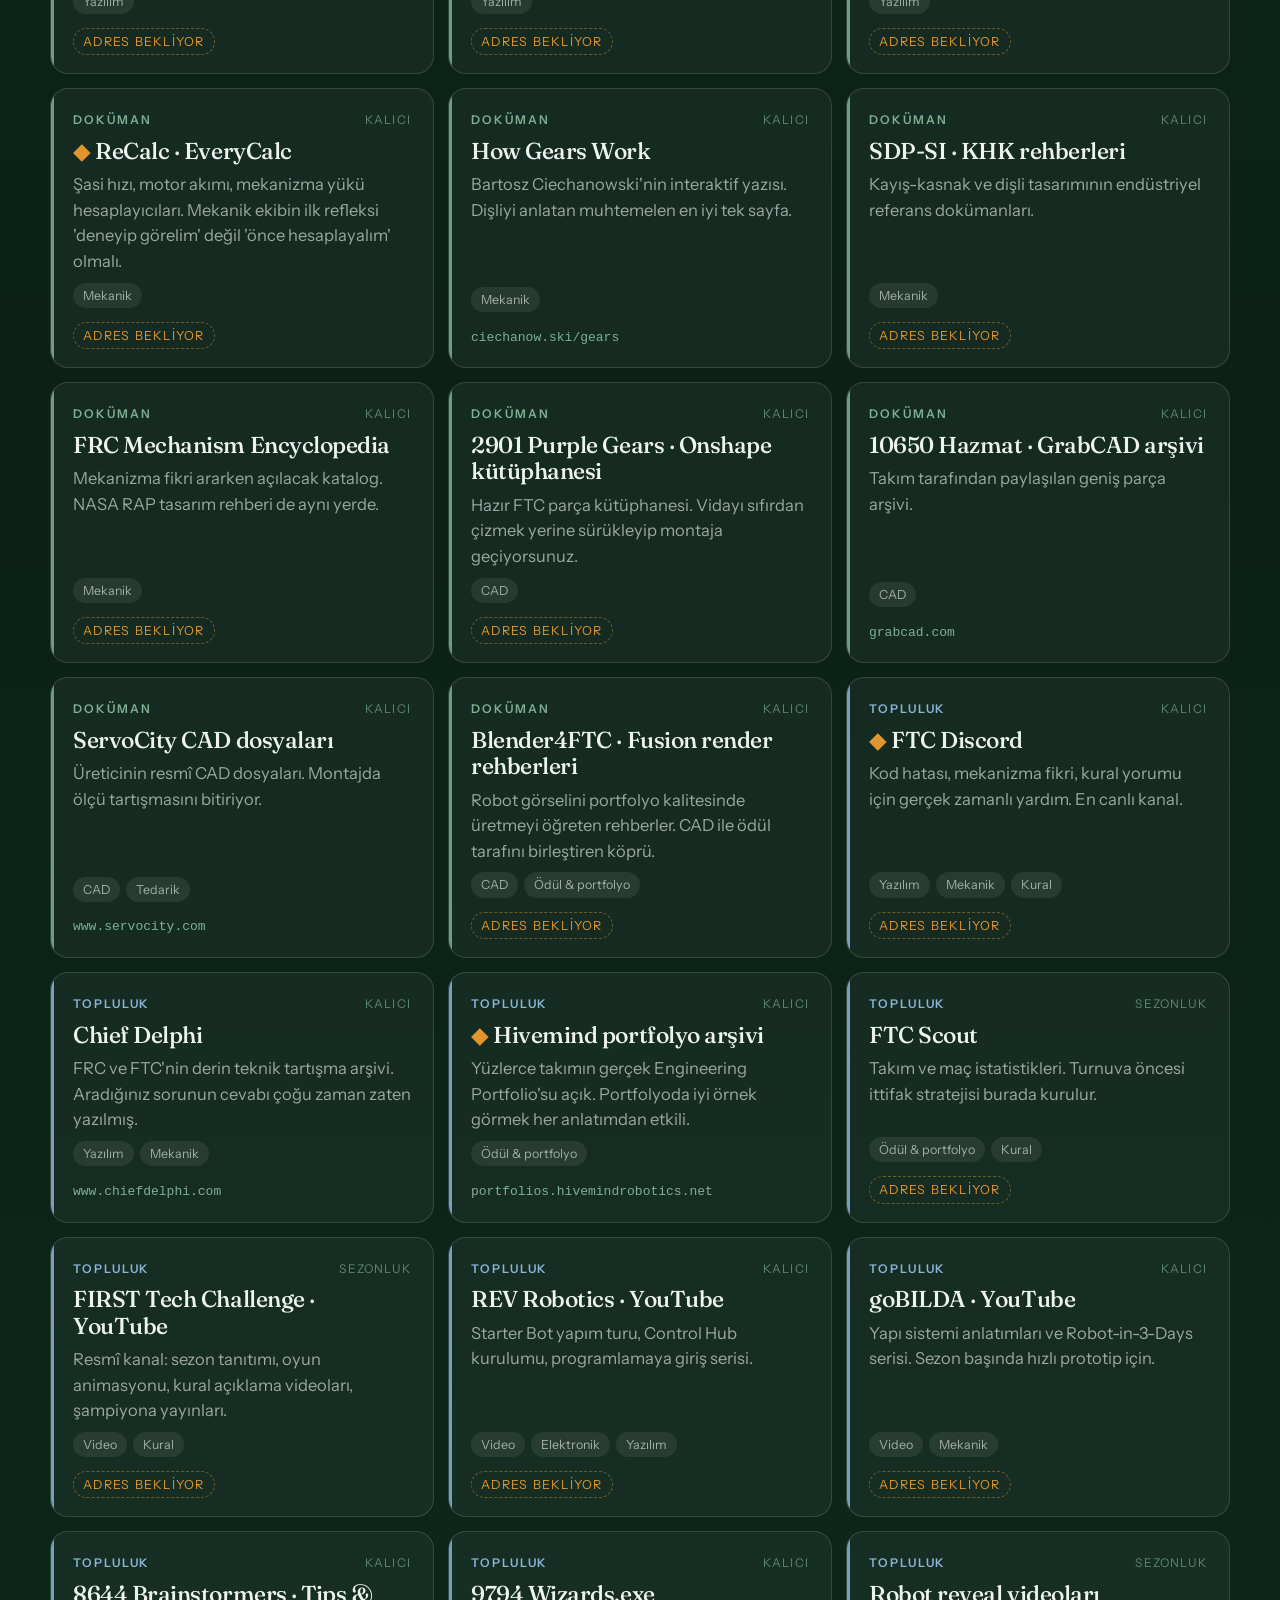
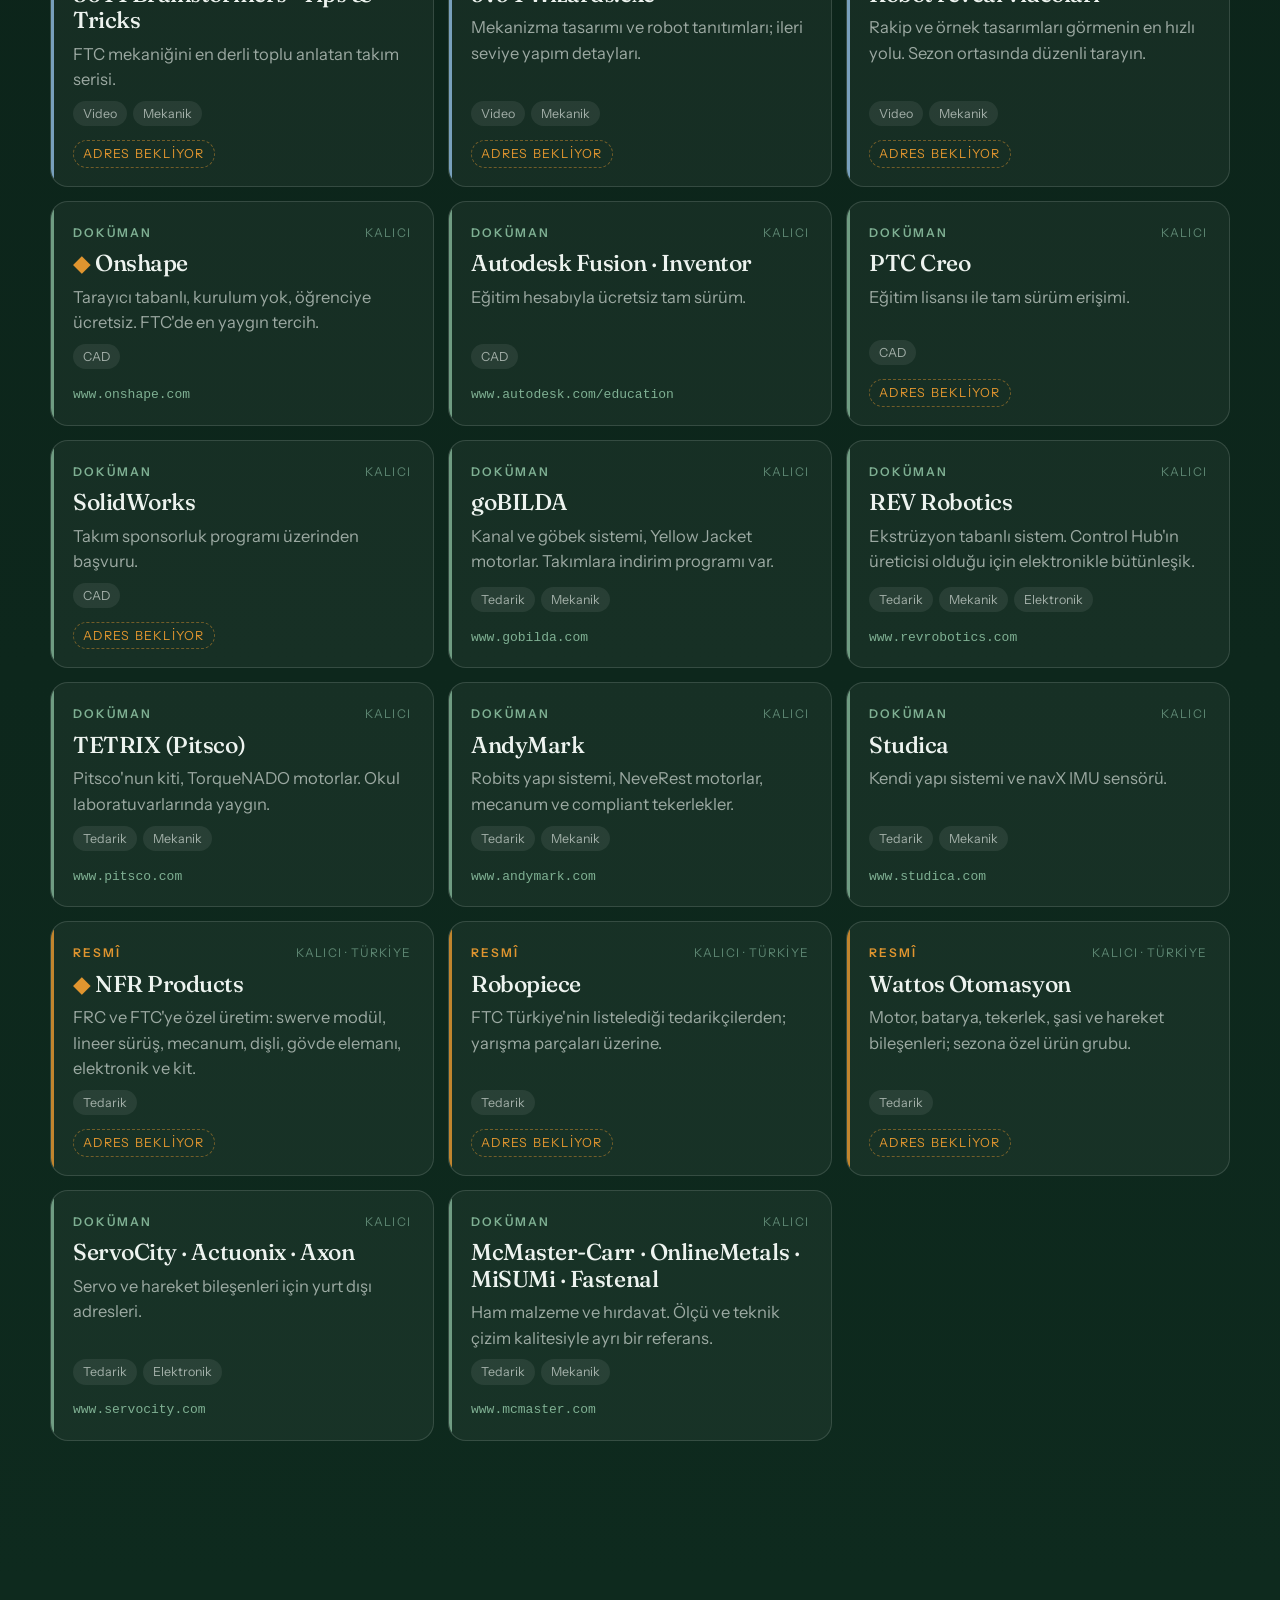
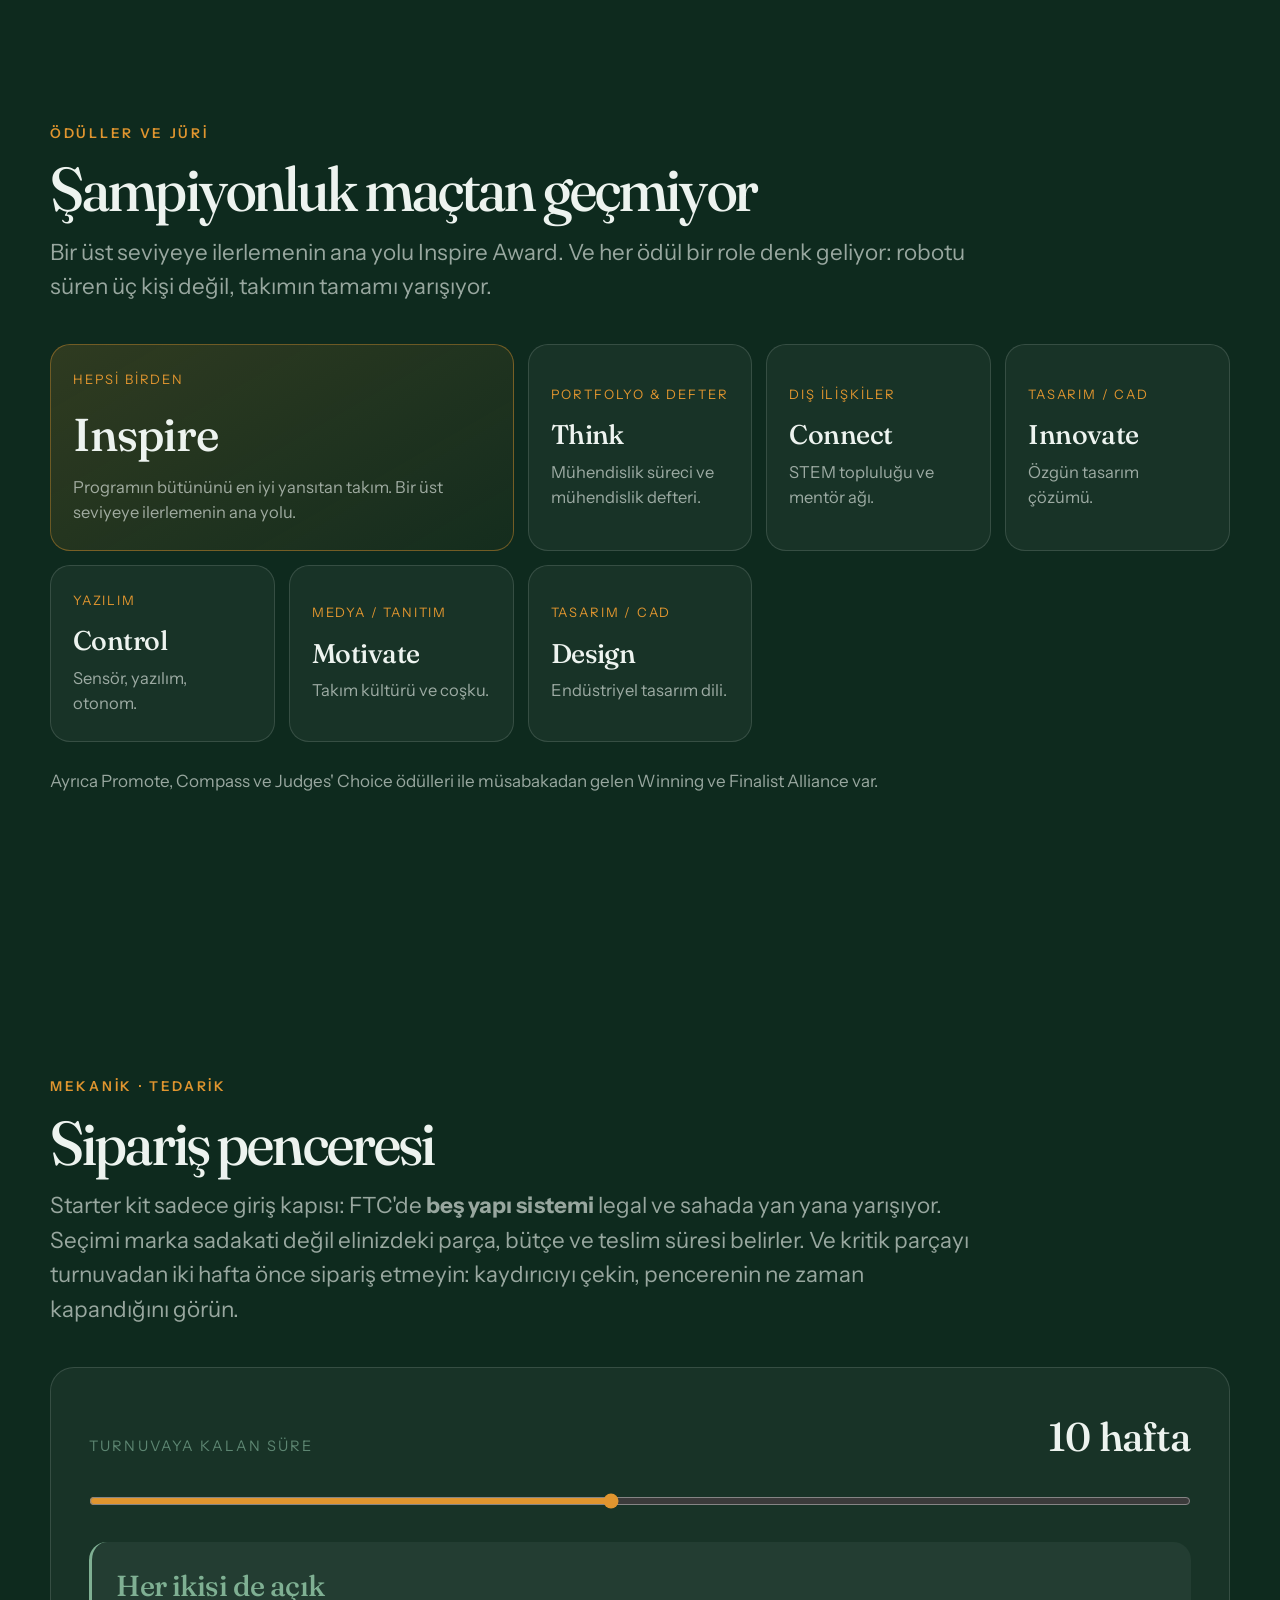
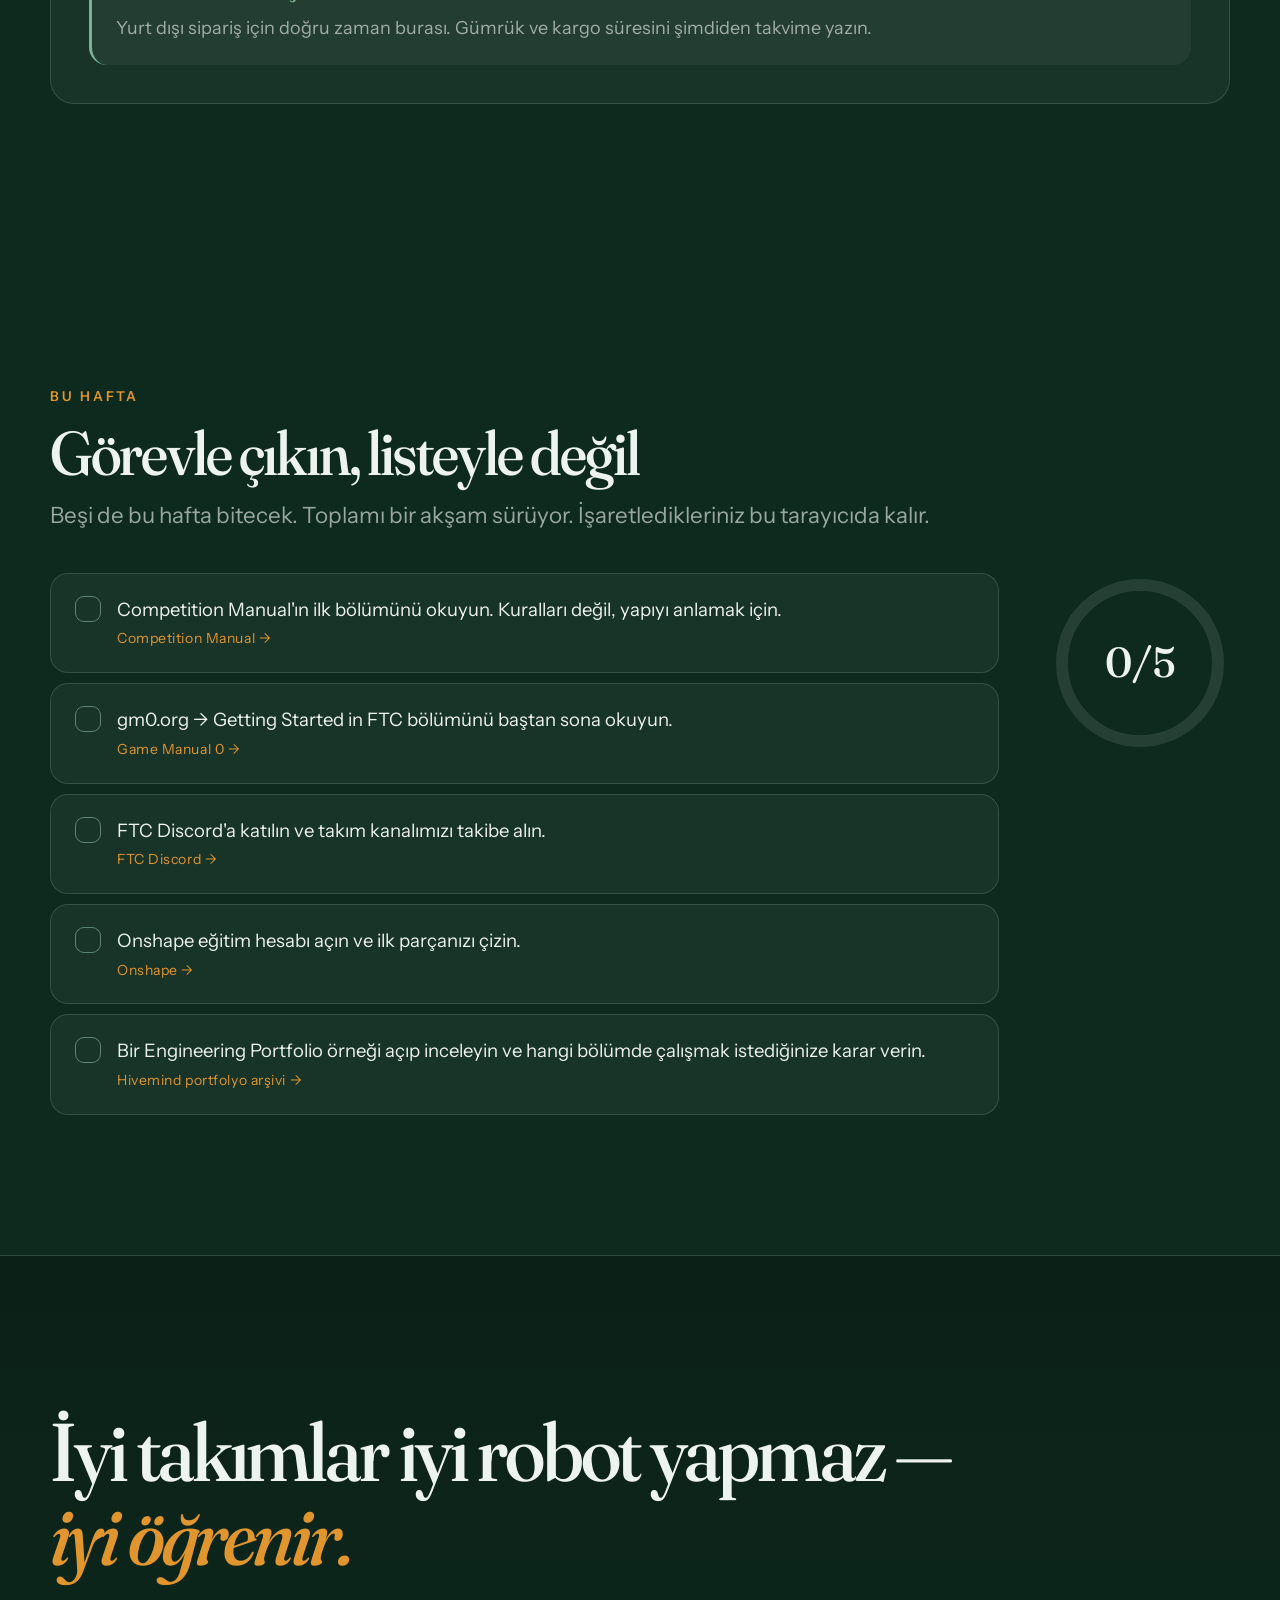
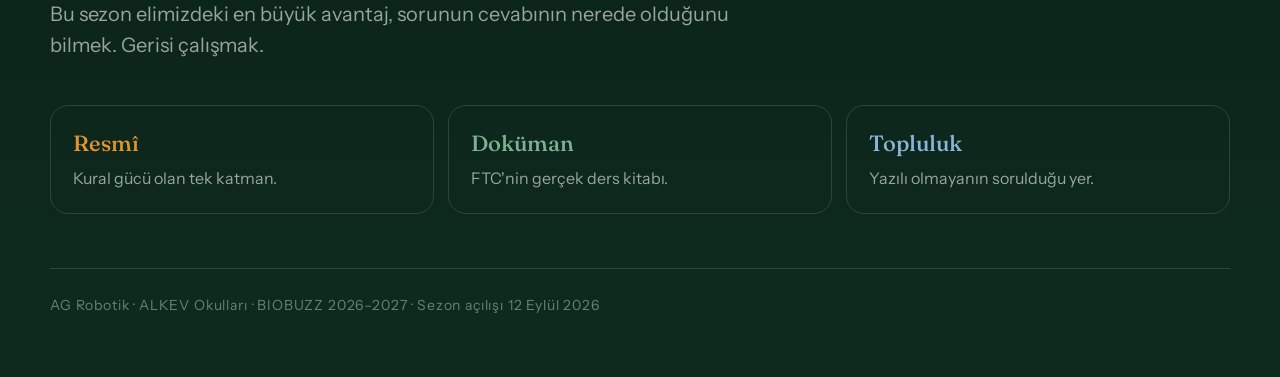
<file: ftc/index.html>
<!doctype html>
<html lang="tr">
<head>
  <meta charset="utf-8" />
  <meta name="viewport" content="width=device-width, initial-scale=1, viewport-fit=cover" />
  <title>Kaynak Haritası — AG Robotik · FTC</title>
  <meta name="description" content="FTC sezonu boyunca hangi kaynağa nereden ulaşılır? Üç katman, elli dört kaynak, aranabilir tek sayfa. AG Robotik, ALKEV Okulları." />
  <meta name="theme-color" content="#0e2a1e" />
  <meta property="og:title" content="FTC Kaynak Haritası — AG Robotik" />
  <meta property="og:description" content="Oyun her yıl değişir, kaynaklar değişmez. Üç katman, 54 kaynak, aranabilir tek sayfa." />
  <meta property="og:type" content="website" />
  <link rel="icon" href="../assets/favicon.svg" type="image/svg+xml" />
  <link rel="preload" href="../assets/fonts/Fraunces-Variable.ttf" as="font" type="font/ttf" crossorigin />
  <link rel="preload" href="../assets/fonts/InstrumentSans-Variable.ttf" as="font" type="font/ttf" crossorigin />
  <link rel="stylesheet" href="./styles.css" />
</head>
<body>
  <svg class="grain" aria-hidden="true"><filter id="grain-f"><feTurbulence type="fractalNoise" baseFrequency="0.72" numOctaves="3" stitchTiles="stitch" /><feColorMatrix type="saturate" values="0" /></filter><rect width="100%" height="100%" filter="url(#grain-f)" /></svg>

  <header class="nav" id="nav">
    <a class="nav__brand" href="#top"><span class="nav__dot"></span> AG Robotik</a>
    <nav class="nav__links" aria-label="Bölümler">
      <a href="#katmanlar">Katmanlar</a>
      <a href="#atlas">Atlas</a>
      <a href="#roller">Roller</a>
      <a href="#hafta">Bu hafta</a>
    </nav>
    <div class="nav__right">
      <button class="nav__present" id="btn-present" type="button" title="Sunum modu (P)"><span class="nav__play"></span> Sunum modu</button>
      <a class="nav__cta" href="#atlas">Kaynak ara</a>
    </div>
  </header>

  <!-- ------------------------------------------------------------------ -->
  <section class="hero" id="top">
    <canvas class="hero__hive" id="hive" aria-hidden="true"></canvas>
    <div class="hero__glow" aria-hidden="true"></div>
    <div class="hero__inner">
      <p class="eyebrow reveal" data-d="0">AG Robotik · ALKEV Okulları · BIOBUZZ 2026–2027</p>
      <h1 class="stack" aria-label="Kaynak Haritası">
        <span class="stack__line">
          <span class="stack__l stack__l--3" aria-hidden="true">KAYNAK</span>
          <span class="stack__l stack__l--2" aria-hidden="true">KAYNAK</span>
          <span class="stack__l stack__l--1" aria-hidden="true">KAYNAK</span>
          <span class="stack__l stack__l--0">KAYNAK</span>
        </span>
        <span class="stack__line stack__line--b">
          <span class="stack__l stack__l--3" aria-hidden="true">HARİTASI</span>
          <span class="stack__l stack__l--2" aria-hidden="true">HARİTASI</span>
          <span class="stack__l stack__l--1" aria-hidden="true">HARİTASI</span>
          <span class="stack__l stack__l--0">HARİTASI</span>
        </span>
      </h1>
      <p class="hero__lede reveal" data-d="3">Oyun her eylülde değişir. <em>Kaynaklar değişmez.</em> Bu sayfa, sezon boyunca hangi soruyu kime soracağınızı gösterir.</p>
      <div class="hero__actions reveal" data-d="4">
        <a class="btn btn--gold" href="#atlas">Atlası aç</a>
        <a class="btn" href="#katmanlar">Üç katmanı gör</a>
      </div>
      <dl class="hero__stats reveal" data-d="5">
        <div><dt>Kaynak</dt><dd id="stat-count">54</dd></div>
        <div><dt>Katman</dt><dd>3</dd></div>
        <div><dt>Yapı sistemi</dt><dd>5</dd></div>
        <div><dt>Turnuvaya</dt><dd>~6 ay</dd></div>
      </dl>
    </div>
    <div class="hero__scroll" aria-hidden="true"><span></span>kaydır</div>
  </section>

  <!-- ------------------------------------------------------------------ -->
  <div class="marquee" aria-hidden="true">
    <div class="marquee__track" id="marquee"></div>
  </div>

  <!-- ------------------------------------------------------------------ -->
  <section class="today" id="bugun">
    <div class="wrap">
      <p class="kicker reveal">Bugün neredeyiz</p>
      <h2 class="h2 reveal" data-d="1">Sezon bugün açıldı</h2>
      <p class="lede reveal" data-d="2">Yani bu sayfa bir kütüphane turu değil, bu haftanın yol haritası.</p>
      <div class="facts" id="facts"></div>
      <p class="callout reveal" data-d="4"><b>Oyun her yıl değişir, kaynaklar değişmez.</b> BIOBUZZ'ın kuralları bu sezona özel. Ama burada öğrendiğiniz kaynak haritası, nereye bakılır, kime sorulur, hangi doküman okunur, mezun olana kadar aynı kalacak. Asıl yatırımı oraya yapın.</p>
    </div>
  </section>

  <!-- ------------------------------------------------------------------ -->
  <section class="split" id="ikili">
    <div class="wrap">
      <p class="kicker reveal">Zihin haritası</p>
      <h2 class="h2 reveal" data-d="1">İki tür kaynak vardır</h2>
      <p class="lede reveal" data-d="2">Hangisine ne kadar zaman ayıracağınızı bu ayrım belirler.</p>
      <div class="split__grid">
        <article class="panel reveal" data-d="3">
          <p class="panel__tag">Sezonluk</p>
          <h3 class="panel__title">Her eylülde sıfırlanır</h3>
          <ul class="ticks">
            <li>Competition Manual</li>
            <li>Saha çizimleri ve elemanları</li>
            <li>Oyuna özel Q&amp;A cevapları</li>
            <li>Sezon ödül güncellemeleri</li>
          </ul>
          <p class="panel__foot">Okunur, uygulanır, sezon bitince arşive kalkar.</p>
        </article>
        <article class="panel panel--gold reveal" data-d="4">
          <p class="panel__tag">Kalıcı</p>
          <h3 class="panel__title">Yıllar boyu aynı</h3>
          <ul class="ticks">
            <li>Game Manual 0</li>
            <li>FTC Docs: kontrol sistemi, vision</li>
            <li>Java ve kontrol teorisi kaynakları</li>
            <li>CAD kütüphaneleri, hesaplayıcılar</li>
          </ul>
          <p class="panel__foot">Bir kere öğrenilir, her sezon geri döner. <b>Asıl yatırım burada.</b></p>
        </article>
      </div>
    </div>
  </section>

  <!-- ------------------------------------------------------------------ -->
  <section class="layers" id="katmanlar">
    <div class="wrap">
      <p class="kicker reveal">Kaynak ekosistemi</p>
      <h2 class="h2 reveal" data-d="1">Her kaynağın bir sahibi var</h2>
      <p class="lede reveal" data-d="2">Altmış link ezberlemeyin. Üç katmanı öğrenin, linkleri kendiniz bulursunuz.</p>
    </div>
    <div class="stackcards" id="stackcards"></div>
    <div class="wrap">
      <div class="quiz reveal">
        <p class="quiz__q">Bir kural tartışmasını hangisi bitirir?</p>
        <div class="quiz__opts" id="quiz-opts"></div>
        <p class="quiz__why" id="quiz-why" hidden></p>
      </div>
    </div>
  </section>

  <!-- ------------------------------------------------------------------ -->
  <section class="paths" id="yazilim">
    <div class="wrap">
      <p class="kicker reveal">Yazılım</p>
      <h2 class="h2 reveal" data-d="1">Üç programlama yolu, tek yolculuk</h2>
      <p class="lede reveal" data-d="2">Hepsi aynı robotu sürer. Fark, ne kadar kontrol istediğinizde. Kimse Android Studio'dan başlamak zorunda değil, ama sezon ortasında oraya geçiyoruz.</p>
      <div class="paths__grid" id="paths"></div>
      <p class="note reveal" data-d="4">Java'yı sıfırdan öğrenmek için: <b>Learn Java for FTC</b>, <b>REV Introduction to Programming</b> ve <b>FtcRobotController</b> deposu. Üçü de aşağıdaki atlasta.</p>
    </div>
  </section>

  <!-- ------------------------------------------------------------------ -->
  <section class="atlas" id="atlas">
    <div class="wrap">
      <p class="kicker reveal">Atlas</p>
      <h2 class="h2 reveal" data-d="1">Ara, bul, tıkla</h2>
      <p class="lede reveal" data-d="2">Slayttaki link tıklanmaz. Buradaki tıklanır. Aradığınızı yazın ya da filtreleyin.</p>

      <div id="atlas-host">
        <div class="search reveal" data-d="3">
          <input type="search" id="q" placeholder="apriltag, dişli, portfolyo, sipariş…" autocomplete="off" aria-label="Kaynak ara" />
          <span class="search__count" id="count"></span>
        </div>
        <div class="chips" id="chips-layer" aria-label="Katman filtresi"></div>
        <div class="chips chips--soft" id="chips-role" aria-label="Rol filtresi"></div>
        <div class="cards" id="cards"></div>
        <p class="empty" id="empty" hidden>Bu aramaya uyan kaynak yok. Filtreleri temizleyip tekrar deneyin.</p>
      </div>
    </div>
  </section>

  <!-- ------------------------------------------------------------------ -->
  <section class="roles" id="roller">
    <div class="wrap">
      <p class="kicker reveal">Ödüller ve jüri</p>
      <h2 class="h2 reveal" data-d="1">Şampiyonluk maçtan geçmiyor</h2>
      <p class="lede reveal" data-d="2">Bir üst seviyeye ilerlemenin ana yolu Inspire Award. Ve her ödül bir role denk geliyor: robotu süren üç kişi değil, takımın tamamı yarışıyor.</p>
      <div class="awards" id="awards"></div>
      <p class="note reveal">Ayrıca Promote, Compass ve Judges' Choice ödülleri ile müsabakadan gelen Winning ve Finalist Alliance var.</p>
    </div>
  </section>

  <!-- ------------------------------------------------------------------ -->
  <section class="supply" id="tedarik">
    <div class="wrap">
      <p class="kicker reveal">Mekanik · tedarik</p>
      <h2 class="h2 reveal" data-d="1">Sipariş penceresi</h2>
      <p class="lede reveal" data-d="2">Starter kit sadece giriş kapısı: FTC'de <b>beş yapı sistemi</b> legal ve sahada yan yana yarışıyor. Seçimi marka sadakati değil elinizdeki parça, bütçe ve teslim süresi belirler. Ve kritik parçayı turnuvadan iki hafta önce sipariş etmeyin: kaydırıcıyı çekin, pencerenin ne zaman kapandığını görün.</p>
      <div id="supply-host">
      <div class="supply__box reveal" data-d="3">
        <label class="supply__label" for="weeks">Turnuvaya kalan süre <output id="weeks-out">10 hafta</output></label>
        <input type="range" id="weeks" min="1" max="20" value="10" />
        <div class="supply__verdict" id="verdict"></div>
      </div>
      </div>
    </div>
  </section>

  <!-- ------------------------------------------------------------------ -->
  <section class="week" id="hafta">
    <div class="wrap">
      <p class="kicker reveal">Bu hafta</p>
      <h2 class="h2 reveal" data-d="1">Görevle çıkın, listeyle değil</h2>
      <p class="lede reveal" data-d="2">Beşi de bu hafta bitecek. Toplamı bir akşam sürüyor. İşaretledikleriniz bu tarayıcıda kalır.</p>
      <div class="week__grid" id="tasks-host">
        <ol class="tasks" id="tasks"></ol>
        <div class="ring reveal" data-d="3">
          <svg viewBox="0 0 120 120" aria-hidden="true">
            <circle cx="60" cy="60" r="52" class="ring__bg" />
            <circle cx="60" cy="60" r="52" class="ring__fg" id="ring-fg" />
          </svg>
          <span class="ring__num" id="ring-num">0/5</span>
        </div>
      </div>
    </div>
  </section>

  <!-- ------------------------------------------------------------------ -->
  <footer class="end">
    <div class="wrap">
      <p class="end__quote reveal">İyi takımlar iyi robot yapmaz —<br /><em>iyi öğrenir.</em></p>
      <p class="end__line reveal" data-d="2">Bu sezon elimizdeki en büyük avantaj, sorunun cevabının nerede olduğunu bilmek. Gerisi çalışmak.</p>
      <div class="end__layers reveal" data-d="3" id="end-layers"></div>
      <p class="end__credit">AG Robotik · ALKEV Okulları · BIOBUZZ 2026–2027 · Sezon açılışı 12 Eylül 2026</p>
    </div>
  </footer>

  <div class="deck" id="deck" hidden aria-hidden="true"></div>

  <script type="module" src="./js/main.js"></script>
</body>
</html>
</file>
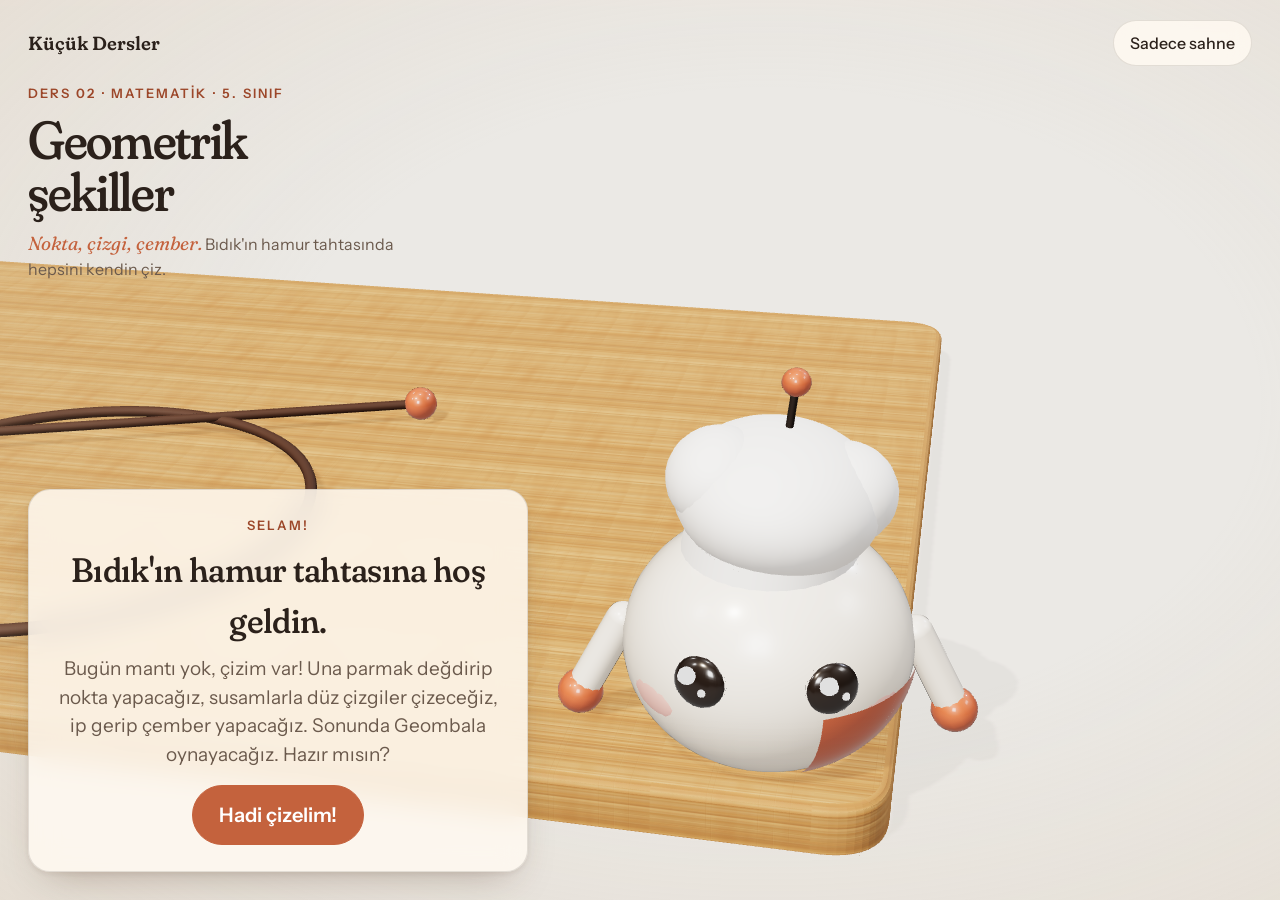
<file: geometrik-sekiller/index.html>
<!doctype html>
<html lang="tr">
<head>
  <meta charset="utf-8" />
  <meta name="viewport" content="width=device-width, initial-scale=1, viewport-fit=cover" />
  <title>Geometrik şekiller — Küçük Dersler</title>
  <meta name="description" content="Bıdık'ın hamur tahtasında nokta, doğru parçası, ışın, doğru, açı, çember ve dikmeyi keşfet. 5. sınıf için etkileşimli geometri dersi." />
  <meta name="theme-color" content="#f5eee3" />
  <meta property="og:title" content="Geometrik şekiller: Bıdık'ın hamur tahtası" />
  <meta property="og:description" content="Nokta, doğru parçası, ışın, doğru, açı, çember ve dikme. Sekiz kısa bölüm, oyunlar ve Geombala." />
  <meta property="og:type" content="website" />
  <link rel="icon" href="../assets/favicon.svg" type="image/svg+xml" />
  <link rel="preload" href="../assets/fonts/Fraunces-Variable.ttf" as="font" type="font/ttf" crossorigin />
  <link rel="preload" href="../assets/fonts/InstrumentSans-Variable.ttf" as="font" type="font/ttf" crossorigin />
  <link rel="stylesheet" href="./styles.css" />
  <script type="importmap">
    {
      "imports": {
        "three": "../vendor/three/three.module.js",
        "three/addons/": "../vendor/three/addons/"
      }
    }
  </script>
</head>
<body>
  <canvas id="stage" tabindex="0" role="application" aria-label="Etkileşimli 3B geometri sahnesi. Sol ve sağ ok tuşlarıyla bölümler arasında geçin."></canvas>
  <div class="vignette" aria-hidden="true"></div>
  <div class="tags" id="tags" aria-hidden="true"></div>

  <div class="loading" id="loading" aria-live="polite">
    <div class="loading__mark">Küçük Dersler</div>
    <div class="loading__bar"><span id="loading-bar"></span></div>
    <p class="loading__text" id="loading-text">Bıdık tahtaya un serpiyor…</p>
  </div>

  <header class="topbar ui">
    <a class="brand" href="../dersler/">Küçük Dersler</a>
    <div class="topbar__right">
      <button class="pill" id="btn-hide-ui" type="button" title="Yazıları gizle (H)">Sadece sahne</button>
    </div>
  </header>

  <section class="hero ui">
    <p class="eyebrow">Ders 02 · Matematik · 5. sınıf</p>
    <h1 class="headline">Geometrik<br />şekiller</h1>
    <p class="lede"><em>Nokta, çizgi, çember.</em> Bıdık'ın hamur tahtasında hepsini kendin çiz.</p>
  </section>

  <div class="intro" id="intro">
    <div class="intro__card">
      <p class="eyebrow">Selam!</p>
      <h2 class="intro__title">Bıdık'ın hamur tahtasına hoş geldin.</h2>
      <p class="intro__text">Bugün mantı yok, çizim var! Una parmak değdirip nokta yapacağız, susamlarla düz çizgiler çizeceğiz, ip gerip çember yapacağız. Sonunda Geombala oynayacağız. Hazır mısın?</p>
      <button type="button" class="btn btn--accent btn--big" id="btn-start">Hadi çizelim!</button>
    </div>
  </div>

  <div class="finish" id="finish" hidden>
    <div class="intro__card">
      <p class="eyebrow">Yaşasın!</p>
      <h2 class="intro__title">Geombala bitti, harikasın!</h2>
      <p class="intro__text" id="finish-text"></p>
      <div class="intro__actions">
        <button type="button" class="btn btn--accent" id="btn-again">Bir daha oynayalım</button>
      </div>
    </div>
  </div>

  <aside class="lesson ui" id="lesson" aria-live="polite">
    <div class="lesson__head">
      <span class="lesson__count" id="lesson-count">Bölüm 1 / 9</span>
      <span class="score" id="score" hidden></span>
      <button type="button" class="lesson__collapse" id="btn-collapse" aria-expanded="true" aria-controls="lesson-body">Küçült</button>
    </div>
    <div id="lesson-body">
      <h2 class="lesson__title" id="lesson-title"></h2>
      <div class="lesson__text" id="lesson-text"></div>
      <div class="lesson__sliders" id="lesson-sliders" hidden></div>
      <div class="choices" id="choices" hidden></div>
      <p class="readout" id="readout" hidden></p>
      <div class="lesson__actions">
        <button type="button" class="btn btn--accent" id="btn-action" hidden></button>
        <button type="button" class="btn" id="btn-action2" hidden></button>
      </div>
    </div>
  </aside>

  <nav class="dock ui" id="dock" aria-label="Bölümler">
    <button type="button" class="btn btn--ghost" id="btn-prev" title="Önceki bölüm (←)">← Geri</button>
    <ol class="dots" id="dots"></ol>
    <button type="button" class="btn btn--accent" id="btn-next" title="Sonraki bölüm (→)">Devam →</button>
    <span class="dock__sep"></span>
    <button type="button" class="toggle" data-toggle="autoplay" aria-pressed="false" title="Kendi kendine ilerlesin"><i></i><span>Kendi ilerlesin</span></button>
    <button type="button" class="toggle" data-toggle="sound" aria-pressed="false" title="Ses"><i></i><span>Ses</span></button>
  </nav>

  <p class="keys ui" id="keys" aria-hidden="true">
    <kbd>←</kbd><kbd>→</kbd> bölüm · <kbd>␣</kbd> düğme · <kbd>H</kbd> sadece sahne
  </p>

  <button type="button" class="reveal" id="btn-show-ui" hidden>Yazıları geri getir</button>
  <div class="toast" id="toast" role="status" aria-live="polite"></div>
  <footer class="credit ui">Küçük Dersler · MEB 5. sınıf Matematik ders kitabındaki etkinliklerden uyarlanmıştır.</footer>

  <noscript><p class="noscript">Bıdık'ı görebilmek için JavaScript ve WebGL gerekiyor.</p></noscript>
  <script type="module" src="./js/main.js"></script>
</body>
</html>
</file>
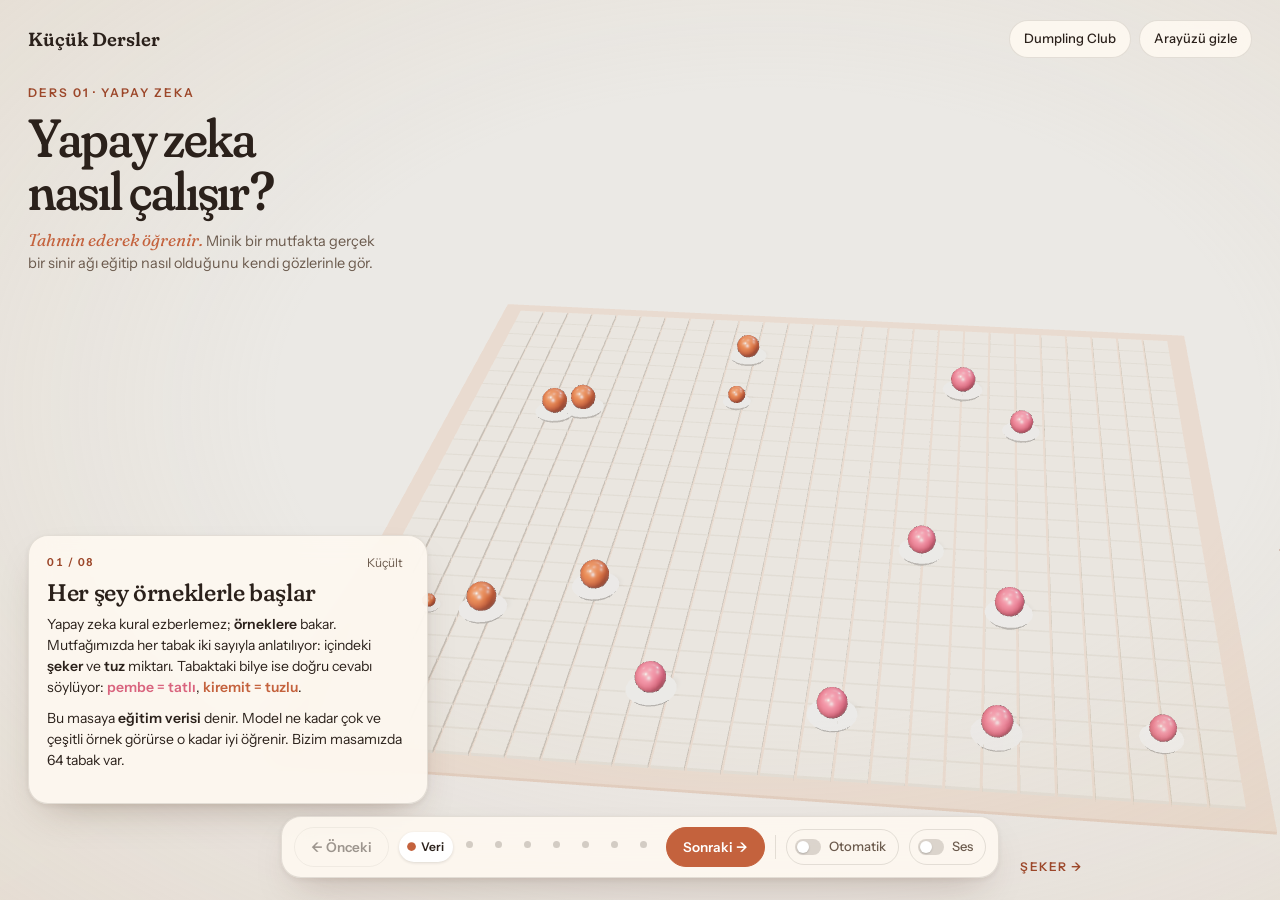
<file: dersler/yapay-zeka-nasil-calisir/index.html>
<!doctype html>
<html lang="tr">
<head>
  <meta charset="utf-8" />
  <meta name="viewport" content="width=device-width, initial-scale=1, viewport-fit=cover" />
  <title>Yapay zeka nasıl çalışır? — Küçük Dersler</title>
  <meta name="description" content="Minik bir mutfakta, gerçek bir sinir ağını eğiterek yapay zekanın nasıl öğrendiğini keşfet." />
  <meta name="theme-color" content="#f5eee3" />
  <link rel="icon" href="../../assets/favicon.svg" type="image/svg+xml" />
  <link rel="preload" href="../../assets/fonts/Fraunces-Variable.ttf" as="font" type="font/ttf" crossorigin />
  <link rel="preload" href="../../assets/fonts/InstrumentSans-Variable.ttf" as="font" type="font/ttf" crossorigin />
  <link rel="stylesheet" href="./styles.css" />
  <script type="importmap">
    {
      "imports": {
        "three": "../../vendor/three/three.module.js",
        "three/addons/": "../../vendor/three/addons/"
      }
    }
  </script>
</head>
<body>
  <canvas id="stage" tabindex="0" role="application" aria-label="Etkileşimli 3B ders sahnesi. Sol ve sağ ok tuşlarıyla bölümler arasında geçin."></canvas>
  <div class="vignette" aria-hidden="true"></div>
  <div class="tags" id="tags" aria-hidden="true"></div>

  <div class="loading" id="loading" aria-live="polite">
    <div class="loading__mark">Küçük Dersler</div>
    <div class="loading__bar"><span id="loading-bar"></span></div>
    <p class="loading__text" id="loading-text">Masa kuruluyor…</p>
  </div>

  <header class="topbar ui">
    <a class="brand" href="../../">Küçük Dersler</a>
    <div class="topbar__right">
      <a class="pill pill--link" href="../../" title="The Dumpling Club'a dön">Dumpling Club</a>
      <button class="pill" id="btn-hide-ui" type="button" title="Arayüzü gizle (H)">Arayüzü gizle</button>
    </div>
  </header>

  <section class="hero ui">
    <p class="eyebrow">Ders 01 · Yapay zeka</p>
    <h1 class="headline">Yapay zeka<br />nasıl çalışır?</h1>
    <p class="lede"><em>Tahmin ederek öğrenir.</em> Minik bir mutfakta gerçek bir sinir ağı eğitip nasıl olduğunu kendi gözlerinle gör.</p>
  </section>

  <aside class="lesson ui" id="lesson" aria-live="polite">
    <div class="lesson__head">
      <span class="lesson__count" id="lesson-count">01 / 08</span>
      <button type="button" class="lesson__collapse" id="btn-collapse" aria-expanded="true" aria-controls="lesson-body">Küçült</button>
    </div>
    <div id="lesson-body">
      <h2 class="lesson__title" id="lesson-title"></h2>
      <div class="lesson__text" id="lesson-text"></div>
      <div class="lesson__stats" id="lesson-stats" hidden>
        <div class="stat"><span class="stat__label">Adım</span><span class="stat__value" id="stat-steps">0</span></div>
        <div class="stat"><span class="stat__label">Kayıp</span><span class="stat__value" id="stat-loss">–</span></div>
        <div class="stat"><span class="stat__label">Doğruluk</span><span class="stat__value" id="stat-acc">–</span></div>
        <canvas class="spark" id="spark" width="220" height="44" aria-label="Kayıp eğrisi"></canvas>
      </div>
      <div class="lesson__sliders" id="lesson-sliders" hidden>
        <label>Şeker <input type="range" id="sl-sugar" min="0" max="100" value="62" /></label>
        <label>Tuz <input type="range" id="sl-salt" min="0" max="100" value="45" /></label>
      </div>
      <p class="readout" id="readout" hidden></p>
      <div class="lesson__actions">
        <button type="button" class="btn btn--accent" id="btn-action" hidden></button>
        <button type="button" class="btn" id="btn-action2" hidden></button>
      </div>
    </div>
  </aside>

  <nav class="dock ui" id="dock" aria-label="Bölümler">
    <button type="button" class="btn btn--ghost" id="btn-prev" title="Önceki bölüm (←)">← Önceki</button>
    <ol class="dots" id="dots"></ol>
    <button type="button" class="btn btn--accent" id="btn-next" title="Sonraki bölüm (→)">Sonraki →</button>
    <span class="dock__sep"></span>
    <button type="button" class="toggle" data-toggle="autoplay" aria-pressed="false" title="Otomatik oynat"><i></i><span>Otomatik</span></button>
    <button type="button" class="toggle" data-toggle="sound" aria-pressed="false" title="Ses"><i></i><span>Ses</span></button>
  </nav>

  <p class="keys ui" id="keys" aria-hidden="true">
    <kbd>←</kbd><kbd>→</kbd> bölüm · <kbd>␣</kbd> eylem · <kbd>E</kbd> eğit · <kbd>R</kbd> sıfırla · <kbd>H</kbd> gizle
  </p>

  <button type="button" class="reveal" id="btn-show-ui" hidden>Arayüzü göster</button>
  <div class="toast" id="toast" role="status" aria-live="polite"></div>

  <noscript><p class="noscript">Bu ders JavaScript ve WebGL gerektirir.</p></noscript>
  <script type="module" src="./js/main.js"></script>
</body>
</html>
</file>
<file: acilar-cokgenler/styles.css>
/* Küçük Dersler — Yapay zeka nasıl çalışır?  (shares the Dumpling Club look) */

@font-face { font-family: 'Fraunces'; src: url('../assets/fonts/Fraunces-Variable.ttf') format('truetype'); font-weight: 100 900; font-style: normal; font-display: swap; }
@font-face { font-family: 'Fraunces'; src: url('../assets/fonts/Fraunces-Italic-Variable.ttf') format('truetype'); font-weight: 100 900; font-style: italic; font-display: swap; }
@font-face { font-family: 'Instrument Sans'; src: url('../assets/fonts/InstrumentSans-Variable.ttf') format('truetype'); font-weight: 400 700; font-style: normal; font-display: swap; }

:root {
  --cream: #f5eee3;
  --cream-deep: #ecdfcc;
  --ink: #2b211b;
  --ink-soft: #6b5a4d;
  --terracotta: #c4623d;
  --terracotta-deep: #9c472a;
  --terracotta-soft: #e9c1ad;
  --sweet: #d9647e;
  --slate: #5b7c99;
  --paper: rgba(255, 250, 242, 0.86);
  --line: rgba(43, 33, 27, 0.12);
  --shadow: 0 18px 40px -18px rgba(80, 50, 30, 0.35), 0 2px 6px rgba(80, 50, 30, 0.08);
  --serif: 'Fraunces', 'Iowan Old Style', 'Palatino Linotype', Palatino, Georgia, serif;
  --sans: 'Instrument Sans', 'Helvetica Neue', Helvetica, Arial, sans-serif;
  --ease: cubic-bezier(0.22, 1, 0.36, 1);
}

* { box-sizing: border-box; }
html, body { height: 100%; }
body {
  margin: 0;
  background: var(--cream);
  color: var(--ink);
  font-family: var(--sans);
  font-size: 15px;
  line-height: 1.5;
  overflow: hidden;
  -webkit-font-smoothing: antialiased;
  -webkit-tap-highlight-color: transparent;
}
button { font: inherit; color: inherit; }
button:focus-visible, a:focus-visible, input:focus-visible { outline: 2px solid var(--terracotta); outline-offset: 3px; }
#stage { position: fixed; inset: 0; width: 100%; height: 100%; display: block; touch-action: none; cursor: grab; }
#stage:focus-visible { outline: 2px solid rgba(196, 98, 61, 0.45); outline-offset: -3px; }
#stage.is-dragging { cursor: grabbing; }
#stage.is-probing { cursor: crosshair; }
.vignette { position: fixed; inset: 0; pointer-events: none; background: radial-gradient(ellipse at 60% 45%, rgba(255, 252, 246, 0) 45%, rgba(214, 190, 160, 0.25) 100%); }

/* floating 3D labels */
.tags { position: fixed; inset: 0; pointer-events: none; }
.tag {
  position: absolute;
  transform: translate(-50%, -50%);
  padding: 4px 10px;
  border-radius: 999px;
  background: var(--paper);
  border: 1px solid var(--line);
  font-size: 12px;
  font-weight: 600;
  letter-spacing: 0.02em;
  color: var(--ink-soft);
  white-space: nowrap;
  opacity: 0;
  transition: opacity 0.3s;
  backdrop-filter: blur(6px);
}
.tag.is-on { opacity: 1; }
.tag--big { font-family: var(--serif); font-size: 15px; font-weight: 600; color: var(--ink); padding: 6px 13px; }
.tag--axis { background: transparent; border: 0; backdrop-filter: none; color: var(--terracotta-deep); font-size: 12px; letter-spacing: 0.1em; text-transform: uppercase; }

/* loading */
.loading { position: fixed; inset: 0; display: grid; place-content: center; gap: 14px; text-align: center; background: var(--cream); z-index: 50; transition: opacity 0.7s var(--ease), visibility 0.7s; }
.loading.is-done { opacity: 0; visibility: hidden; }
.loading__mark { font-family: var(--serif); font-variation-settings: 'SOFT' 100, 'WONK' 1, 'opsz' 72; font-weight: 600; font-size: 28px; }
.loading__bar { width: 160px; height: 3px; margin: 0 auto; background: var(--line); border-radius: 3px; overflow: hidden; }
.loading__bar span { display: block; height: 100%; width: 10%; background: var(--terracotta); transition: width 0.4s var(--ease); }
.loading__text { margin: 0; color: var(--ink-soft); font-size: 13px; letter-spacing: 0.04em; text-transform: uppercase; }

/* shell */
.ui { transition: opacity 0.45s var(--ease), transform 0.45s var(--ease), visibility 0.45s; }
body.ui-hidden .ui { opacity: 0; visibility: hidden; pointer-events: none; }
body.ui-hidden .reveal { display: inline-flex; }
.topbar { position: fixed; top: 0; left: 0; right: 0; display: flex; align-items: center; justify-content: space-between; padding: 20px 28px; z-index: 10; pointer-events: none; }
.topbar > * { pointer-events: auto; }
.topbar__right { display: flex; gap: 8px; }
.brand { white-space: nowrap; font-family: var(--serif); font-variation-settings: 'SOFT' 100, 'WONK' 1, 'opsz' 48; font-weight: 600; font-size: 19px; color: var(--ink); text-decoration: none; }
.pill, .reveal { border: 1px solid var(--line); background: var(--paper); backdrop-filter: blur(10px); border-radius: 999px; padding: 8px 14px; font-size: 13px; font-weight: 500; cursor: pointer; text-decoration: none; color: var(--ink); transition: background 0.2s, border-color 0.2s; }
.pill:hover, .reveal:hover { background: #fff; border-color: rgba(43, 33, 27, 0.25); }
.reveal { position: fixed; right: 20px; bottom: 20px; z-index: 12; display: none; opacity: 0.55; }
.reveal:hover { opacity: 1; }

/* hero */
.hero { position: fixed; left: 28px; top: 84px; max-width: 380px; z-index: 5; pointer-events: none; }
.hero > * { pointer-events: auto; }
.eyebrow { margin: 0 0 10px; font-size: 12px; font-weight: 600; letter-spacing: 0.16em; text-transform: uppercase; color: var(--terracotta-deep); }
.headline { margin: 0 0 10px; font-family: var(--serif); font-variation-settings: 'SOFT' 100, 'WONK' 1, 'opsz' 144; font-weight: 500; font-size: clamp(38px, 4.2vw, 58px); line-height: 0.98; letter-spacing: -0.025em; }
.lede { margin: 0; max-width: 36ch; font-size: 14.5px; color: var(--ink-soft); }
.lede em { font-style: italic; color: var(--terracotta); font-family: var(--serif); font-size: 17px; }

/* lesson panel */
.lesson {
  position: fixed;
  left: 28px;
  bottom: 96px;
  width: min(400px, calc(100vw - 56px));
  max-height: calc(100vh - 360px);
  overflow: auto;
  padding: 16px 18px 18px;
  border-radius: 20px;
  background: var(--paper);
  border: 1px solid var(--line);
  box-shadow: var(--shadow);
  backdrop-filter: blur(14px);
  -webkit-backdrop-filter: blur(14px);
  z-index: 9;
  scrollbar-width: thin;
}
.lesson__head { display: flex; align-items: center; justify-content: space-between; margin-bottom: 6px; }
.lesson__count { font-size: 11px; font-weight: 600; letter-spacing: 0.14em; color: var(--terracotta-deep); font-variant-numeric: tabular-nums; }
.lesson__collapse { border: 0; background: transparent; font-size: 12px; color: var(--ink-soft); cursor: pointer; padding: 2px 6px; border-radius: 6px; }
.lesson__collapse:hover { background: rgba(43, 33, 27, 0.06); }
.lesson.is-collapsed #lesson-body { display: none; }
.lesson__title { margin: 0 0 8px; font-family: var(--serif); font-variation-settings: 'SOFT' 100, 'WONK' 1, 'opsz' 48; font-weight: 500; font-size: 24px; line-height: 1.1; letter-spacing: -0.015em; }
.lesson__text p { margin: 0 0 10px; font-size: 14px; color: var(--ink); }
.lesson__text p:last-child { margin-bottom: 0; }
.lesson__text .note { font-size: 12.5px; color: var(--ink-soft); padding: 8px 10px; border-left: 2px solid var(--terracotta-soft); }
.lesson__text b { font-weight: 600; }
.sweet { color: var(--sweet); font-weight: 600; }
.salty { color: var(--terracotta); font-weight: 600; }
.slate { color: var(--slate); font-weight: 600; }
.summary { margin: 0 0 12px; padding-left: 20px; font-size: 14px; }
.summary li { margin-bottom: 6px; }
.glossary { margin: 0; display: grid; grid-template-columns: auto 1fr; gap: 4px 10px; font-size: 12.5px; }
.glossary dt { font-weight: 600; color: var(--terracotta-deep); }
.glossary dd { margin: 0; color: var(--ink-soft); }
.lesson__stats { display: grid; grid-template-columns: repeat(3, 1fr); gap: 8px; margin-top: 12px; align-items: end; }
.lesson__stats[hidden] { display: none; }
.stat { padding: 8px 10px; border-radius: 12px; background: rgba(43, 33, 27, 0.05); }
.stat__label { display: block; font-size: 10.5px; letter-spacing: 0.12em; text-transform: uppercase; color: var(--ink-soft); }
.stat__value { display: block; font-family: var(--serif); font-size: 20px; font-weight: 500; font-variant-numeric: tabular-nums; }
.spark { grid-column: 1 / -1; width: 100%; height: 44px; display: block; }
.lesson__sliders { display: grid; gap: 6px; margin-top: 12px; }
.lesson__sliders[hidden] { display: none; }
.lesson__sliders label { display: grid; grid-template-columns: 52px 1fr; align-items: center; gap: 10px; font-size: 13px; font-weight: 600; color: var(--ink-soft); }
.lesson__sliders input { width: 100%; accent-color: var(--terracotta); }
.readout { margin: 12px 0 0; padding: 10px 12px; border-radius: 12px; background: #fff; border: 1px solid var(--line); font-size: 14px; font-variant-numeric: tabular-nums; }
.readout[hidden] { display: none; }
.readout .ok { color: #3f8a5b; font-weight: 700; }
.readout .bad { color: var(--terracotta); font-weight: 700; }
.readout .big { font-family: var(--serif); font-size: 22px; font-weight: 500; display: block; margin-bottom: 2px; }
.lesson__actions { display: flex; gap: 8px; margin-top: 14px; flex-wrap: wrap; }
.lesson__actions:empty { display: none; }

/* buttons */
.btn { display: inline-flex; align-items: center; gap: 8px; border: 1px solid var(--line); background: #fff; border-radius: 999px; padding: 9px 16px; font-size: 13.5px; font-weight: 600; cursor: pointer; text-decoration: none; color: var(--ink); transition: transform 0.25s var(--ease), background 0.2s, box-shadow 0.2s; white-space: nowrap; }
.btn:hover { transform: translateY(-1px); box-shadow: 0 6px 16px -8px rgba(80, 50, 30, 0.5); }
.btn:active { transform: translateY(0) scale(0.98); }
.btn--accent { background: var(--terracotta); border-color: var(--terracotta); color: #fff; }
.btn--accent:hover { background: var(--terracotta-deep); border-color: var(--terracotta-deep); }
.btn--ghost { background: transparent; }
.btn[hidden] { display: none; }
.btn[disabled] { opacity: 0.45; pointer-events: none; }
.btn.is-running { background: var(--ink); border-color: var(--ink); }

/* dock */
.dock {
  position: fixed;
  left: 50%;
  bottom: 22px;
  transform: translateX(-50%);
  display: flex;
  align-items: center;
  gap: 10px;
  padding: 10px 12px;
  border-radius: 20px;
  background: var(--paper);
  border: 1px solid var(--line);
  box-shadow: var(--shadow);
  backdrop-filter: blur(14px);
  -webkit-backdrop-filter: blur(14px);
  z-index: 10;
  max-width: calc(100vw - 32px);
}
.dock__sep { width: 1px; height: 24px; background: var(--line); }
.dots { display: flex; gap: 4px; margin: 0; padding: 0; list-style: none; }
.dots button {
  border: 0;
  background: transparent;
  padding: 6px 9px;
  border-radius: 999px;
  font-size: 12px;
  font-weight: 600;
  color: var(--ink-soft);
  cursor: pointer;
  display: inline-flex;
  align-items: center;
  gap: 6px;
}
.dots button::before { content: ''; width: 7px; height: 7px; border-radius: 50%; background: rgba(43, 33, 27, 0.2); transition: background 0.2s, transform 0.2s; }
.dots button:hover { color: var(--ink); }
.dots button[aria-current='step'] { color: var(--ink); background: #fff; box-shadow: 0 1px 3px rgba(43, 33, 27, 0.14); }
.dots button[aria-current='step']::before { background: var(--terracotta); transform: scale(1.25); }
.dots button span { display: none; }
.dots button[aria-current='step'] span { display: inline; }
.toggle { display: inline-flex; align-items: center; gap: 8px; border: 1px solid var(--line); background: transparent; border-radius: 999px; padding: 7px 12px 7px 8px; font-size: 13px; font-weight: 500; cursor: pointer; color: var(--ink-soft); transition: color 0.2s, border-color 0.2s; }
.toggle i { width: 26px; height: 16px; border-radius: 999px; background: rgba(43, 33, 27, 0.16); position: relative; transition: background 0.25s; }
.toggle i::after { content: ''; position: absolute; top: 2px; left: 2px; width: 12px; height: 12px; border-radius: 50%; background: #fff; box-shadow: 0 1px 2px rgba(0, 0, 0, 0.18); transition: transform 0.25s var(--ease); }
.toggle[aria-pressed='true'] { color: var(--ink); border-color: rgba(196, 98, 61, 0.35); }
.toggle[aria-pressed='true'] i { background: var(--terracotta); }
.toggle[aria-pressed='true'] i::after { transform: translateX(10px); }

.keys { position: fixed; right: 28px; bottom: 118px; margin: 0; font-size: 12px; color: var(--ink-soft); z-index: 9; }
.keys kbd { display: inline-block; min-width: 18px; padding: 1px 5px; margin: 0 1px; border-radius: 5px; border: 1px solid var(--line); background: rgba(255, 255, 255, 0.7); font: 11px var(--sans); text-align: center; }
.toast { position: fixed; left: 50%; top: 22px; transform: translate(-50%, -10px); padding: 9px 16px; border-radius: 999px; background: var(--ink); color: #fff; font-size: 13px; opacity: 0; pointer-events: none; transition: opacity 0.3s, transform 0.3s var(--ease); z-index: 60; }
.toast.is-on { opacity: 1; transform: translate(-50%, 0); }
.noscript { position: fixed; inset: 0; display: grid; place-content: center; }
.credit { position: fixed; right: 28px; bottom: 92px; margin: 0; font-size: 11.5px; color: var(--ink-soft); z-index: 8; }
@media (max-width: 1280px) { .credit { display: none; } }

@media (max-width: 1280px) { .keys { display: none; } }
@media (max-height: 760px) {
  .hero .lede { display: none; }
  .hero { top: 64px; }
  .headline { font-size: 30px; }
  .lesson { max-height: calc(100vh - 250px); }
}
@media (max-width: 900px) {
  .topbar { padding: 14px 16px; }
  .pill--link { display: none; }
  .pill { white-space: nowrap; }
  .hero { left: 16px; right: 16px; top: 64px; max-width: none; }
  .headline { font-size: clamp(30px, 8vw, 42px); }
  .lede { display: none; }
  .lesson {
    left: 10px;
    right: 10px;
    width: auto;
    bottom: 78px;
    max-height: 40vh;
    padding: 12px 14px 14px;
  }
  .lesson__title { font-size: 20px; }
  .lesson__text p { font-size: 13.5px; }
  .dock { left: 0; right: 0; bottom: 0; transform: none; max-width: none; border-radius: 20px 20px 0 0; padding: 10px 10px calc(10px + env(safe-area-inset-bottom)); gap: 6px; justify-content: space-between; }
  .dots { gap: 0; }
  .dots button { padding: 6px 3px; }
  .dots button::before { width: 6px; height: 6px; }
  .btn--ghost { padding-left: 8px; padding-right: 8px; }
  .dots button span { display: none !important; }
  .dock__sep, .toggle span { display: none; }
  .toggle { padding: 7px 7px; gap: 0; }
  .btn { padding: 8px 10px; font-size: 12.5px; }
  .reveal { bottom: 14px; right: 14px; }
}
@media (prefers-reduced-motion: reduce) {
  .ui, .btn, .toast, .loading, .tag { transition-duration: 0.01ms !important; }
}

/* ---- kids edition ------------------------------------------------------- */
:root { --sweet: #d4467a; --salty: #c58f12; }
.salty { color: var(--salty); }
.salty2 { color: var(--terracotta); font-weight: 600; }
.lesson__text p { font-size: 15px; line-height: 1.55; }
.lesson__title { font-size: 25px; }
.teacher { margin-top: 10px; border-top: 1px dashed var(--line); padding-top: 6px; font-size: 12.5px; color: var(--ink-soft); }
.teacher summary { cursor: pointer; font-weight: 600; letter-spacing: 0.06em; text-transform: uppercase; font-size: 10.5px; color: var(--terracotta-deep); }
.teacher p { margin: 6px 0 0; font-size: 12.5px; }
.tag--bubble {
  font-family: var(--serif);
  font-size: 15px;
  font-weight: 500;
  color: var(--ink);
  background: #fffaf1;
  border: 1px solid rgba(196, 98, 61, 0.45);
  padding: 8px 14px;
  border-radius: 16px;
  max-width: 260px;
  white-space: normal;
  text-align: center;
  box-shadow: var(--shadow);
}
.tag--bubble::after { content: ''; position: absolute; left: 50%; bottom: -7px; width: 12px; height: 12px; background: #fffaf1; border-right: 1px solid rgba(196, 98, 61, 0.45); border-bottom: 1px solid rgba(196, 98, 61, 0.45); transform: translateX(-50%) rotate(45deg); }
.guess { display: flex; gap: 8px; margin-top: 10px; }
.guess[hidden] { display: none; }
.btn--sweet { background: var(--sweet); border-color: var(--sweet); color: #fff; flex: 1; justify-content: center; }
.btn--salty { background: var(--salty); border-color: var(--salty); color: #fff; flex: 1; justify-content: center; }
.btn--sweet:hover { background: #c4536d; border-color: #c4536d; }
.btn--salty:hover { background: #a97322; border-color: #a97322; }
.btn--big { font-size: 16px; padding: 12px 22px; }
.score { font-size: 12px; font-weight: 600; color: var(--ink-soft); padding: 3px 9px; border-radius: 999px; background: rgba(43, 33, 27, 0.06); }
.score b { color: var(--terracotta-deep); }
.score[hidden] { display: none; }
.quiz__item { margin: 10px 0 12px; }
.quiz__q { margin: 0 0 6px; font-weight: 600; }
.quiz__opts { display: flex; flex-wrap: wrap; gap: 6px; }
.quiz__opts .btn { font-size: 13px; padding: 7px 12px; }
.quiz__item.is-done .btn { pointer-events: none; opacity: 0.6; }
.quiz__item.is-done .btn.is-right { opacity: 1; background: #3f8a5b; border-color: #3f8a5b; color: #fff; }
.quiz__item.is-done .btn.is-wrong { opacity: 1; background: var(--terracotta); border-color: var(--terracotta); color: #fff; }
.quiz__why { margin: 6px 0 0; font-size: 13px; color: var(--ink-soft); }
.intro, .finish { position: fixed; inset: 0; z-index: 30; display: grid; place-items: end start; padding: 0 28px calc(28px + env(safe-area-inset-bottom)); pointer-events: none; }
@media (max-width: 900px) { .intro, .finish { place-items: end center; padding: 0 12px calc(16px + env(safe-area-inset-bottom)); } }
.intro[hidden], .finish[hidden] { display: none; }
.intro__card {
  pointer-events: auto;
  width: min(440px, 100%);
  padding: 22px 24px;
  border-radius: 22px;
  background: var(--paper);
  border: 1px solid var(--line);
  box-shadow: var(--shadow);
  backdrop-filter: blur(14px);
  -webkit-backdrop-filter: blur(14px);
  text-align: center;
}
.intro__title { margin: 0 0 8px; font-family: var(--serif); font-variation-settings: 'SOFT' 100, 'WONK' 1, 'opsz' 72; font-weight: 500; font-size: 28px; letter-spacing: -0.02em; }
.intro__text { margin: 0 0 16px; font-size: 15px; color: var(--ink-soft); }
.intro__actions { display: flex; justify-content: center; gap: 8px; }
body.is-intro .lesson, body.is-intro .dock, body.is-intro .keys, body.is-intro .credit, body.is-intro .tags { opacity: 0; visibility: hidden; pointer-events: none; }
.finish { place-items: end center; }
.finish .intro__card { width: min(520px, 100%); }
@media (max-width: 900px) {
  .intro__title { font-size: 22px; }
  .intro__text { font-size: 14px; }
  .tag--bubble { font-size: 13px; max-width: 200px; }
}

/* ---- kids type scale: bigger, roomier, easier to read ------------------- */
body { font-size: 17px; line-height: 1.5; }
.lesson { width: min(470px, calc(100vw - 56px)); padding: 18px 22px 22px; border-radius: 24px; max-height: calc(100vh - 330px); }
.lesson__count { font-size: 12.5px; }
.lesson__collapse { font-size: 14px; }
.lesson__title { font-size: 30px; line-height: 1.12; margin-bottom: 12px; }
.lesson__text p { font-size: 18px; line-height: 1.55; margin-bottom: 12px; }
.lesson__text .note { font-size: 15px; }
.teacher summary { font-size: 12px; }
.teacher p { font-size: 14.5px; line-height: 1.5; }
.readout { font-size: 17px; padding: 12px 14px; border-radius: 14px; }
.readout .big { font-size: 25px; margin-bottom: 4px; }
.stat__label { font-size: 12px; }
.stat__value { font-size: 24px; }
.lesson__sliders label { font-size: 16px; grid-template-columns: 64px 1fr; }
.lesson__sliders input { height: 28px; }
.btn { font-size: 16px; padding: 11px 20px; }
.btn--big { font-size: 19px; padding: 14px 26px; }
.guess .btn { font-size: 19px; padding: 13px 18px; }
.quiz__q { font-size: 18px; }
.quiz__opts .btn { font-size: 16px; padding: 10px 16px; }
.quiz__why { font-size: 16px; }
.score { font-size: 14px; padding: 4px 11px; }
.dots button { font-size: 14px; padding: 8px 11px; }
.toggle { font-size: 15px; padding: 9px 14px 9px 9px; }
.pill, .reveal { font-size: 15px; padding: 10px 16px; }
.tag { font-size: 14.5px; padding: 6px 12px; }
.tag--big { font-size: 18px; padding: 8px 16px; }
.tag--axis { font-size: 13px; }
.tag--bubble { font-size: 19px; line-height: 1.3; max-width: 320px; padding: 11px 18px; border-radius: 18px; }
.intro__title { font-size: 32px; }
.intro__text { font-size: 18px; line-height: 1.5; }
.intro__card { width: min(500px, 100%); padding: 26px 28px; }
.eyebrow { font-size: 13px; }
.lede { font-size: 16px; }
.lede em { font-size: 19px; }
.toast { font-size: 15px; padding: 11px 18px; }
.loading__text { font-size: 14px; }
.credit { font-size: 12.5px; }
@media (max-height: 820px) {
  .hero .lede { display: none; }
  .hero { top: 64px; }
  .headline { font-size: 34px; }
  .lesson { max-height: calc(100vh - 250px); }
}
@media (max-width: 900px) {
  .lesson { width: auto; padding: 14px 16px 16px; max-height: 44vh; }
  .lesson__title { font-size: 24px; }
  .lesson__text p { font-size: 16.5px; }
  .readout { font-size: 15.5px; }
  .readout .big { font-size: 21px; }
  .btn { font-size: 15px; padding: 10px 14px; }
  .guess .btn { font-size: 17px; }
  .tag--bubble { font-size: 16px; max-width: 240px; }
  .tag { font-size: 13px; }
  .intro__title { font-size: 24px; }
  .intro__text { font-size: 16px; }
}
@media (max-width: 900px) {
  .dock { gap: 4px; padding: 8px 8px calc(8px + env(safe-area-inset-bottom)); }
  .dock .btn { font-size: 14px; padding: 9px 11px; }
  .dots { gap: 0; }
  .dots button { padding: 6px 2px; font-size: 12px; }
  .dots button::before { width: 6px; height: 6px; }
  .toggle { padding: 7px 6px; }
  .toggle i { width: 22px; height: 14px; }
  .toggle i::after { width: 10px; height: 10px; }
  .toggle[aria-pressed='true'] i::after { transform: translateX(8px); }
}

/* ---- one notch bigger ---------------------------------------------------- */
body { font-size: 18px; }
.lesson { width: min(500px, calc(100vw - 56px)); }
.lesson__title { font-size: 33px; }
.lesson__text p { font-size: 20px; line-height: 1.55; }
.lesson__text .note { font-size: 16px; }
.teacher p { font-size: 15.5px; }
.readout { font-size: 18.5px; }
.readout .big { font-size: 27px; }
.stat__label { font-size: 12.5px; }
.stat__value { font-size: 26px; }
.lesson__sliders label { font-size: 17px; }
.btn { font-size: 17px; }
.btn--big { font-size: 20px; }
.guess .btn { font-size: 20px; }
.quiz__q { font-size: 20px; }
.quiz__opts .btn { font-size: 17px; }
.quiz__why { font-size: 17px; }
.tag { font-size: 15.5px; }
.tag--big { font-size: 19px; }
.tag--bubble { font-size: 21px; max-width: 340px; }
.intro__title { font-size: 34px; }
.intro__text { font-size: 19px; }
.lesson__count { font-size: 13px; }
.dots button { font-size: 15px; }
.toggle { font-size: 16px; }
.pill, .reveal { font-size: 16px; }
@media (max-width: 900px) {
  .lesson__text p { font-size: 17.5px; }
  .lesson__title { font-size: 26px; }
  .readout { font-size: 16.5px; }
  .tag--bubble { font-size: 17px; }
  .dock .btn { font-size: 14px; }
  .dots button { font-size: 12px; }
}

.toggle, .dock .btn { white-space: nowrap; }

/* ---- geometry lesson ---------------------------------------------------- */
.tag--point { font-family: var(--serif); font-size: 22px; font-weight: 700; color: var(--terracotta-deep); background: rgba(255, 250, 242, 0.9); padding: 2px 10px; }
.tag--notation { font-family: var(--serif); font-size: 21px; font-weight: 600; color: var(--ink); background: #fffaf1; border: 1px solid rgba(196, 98, 61, 0.45); padding: 7px 14px; border-radius: 14px; }
.tag--measure { font-family: var(--sans); font-size: 16px; font-weight: 600; color: var(--slate); background: rgba(255, 250, 242, 0.92); border: 1px solid rgba(91, 124, 153, 0.4); padding: 5px 12px; }
.choices { display: flex; flex-wrap: wrap; gap: 8px; margin-top: 12px; }
.choices[hidden] { display: none; }
.choices .btn { font-size: 17px; }
.choices .btn.is-right { background: #3f8a5b; border-color: #3f8a5b; color: #fff; }
.choices .btn.is-wrong { background: var(--terracotta); border-color: var(--terracotta); color: #fff; }
.choices.is-done .btn { pointer-events: none; opacity: 0.6; }
.choices.is-done .btn.is-right, .choices.is-done .btn.is-wrong { opacity: 1; }
.lesson__sliders label { grid-template-columns: 96px 1fr; }
#stage.is-drawing { cursor: crosshair; }
.game__q { margin: 0 0 8px; font-weight: 600; font-size: 18px; }
.game__opts { display: flex; flex-wrap: wrap; gap: 8px; }
.game__opts .btn { font-family: var(--serif); font-size: 18px; }
.game__why { margin: 8px 0 0; font-size: 16px; color: var(--ink-soft); }
.game__round { font-size: 13px; letter-spacing: 0.12em; text-transform: uppercase; color: var(--terracotta-deep); margin: 0 0 6px; font-weight: 600; }
.toggles { display: flex; flex-wrap: wrap; gap: 6px; margin-top: 12px; }
.toggles[hidden] { display: none; }
.toggles .btn { font-size: 15px; padding: 8px 13px; }
.toggles .btn[aria-pressed='true'] { background: var(--ink); border-color: var(--ink); color: #fff; }
.target { margin-top: 12px; padding: 10px 14px; border-radius: 14px; background: rgba(196, 98, 61, 0.08); border: 1px dashed rgba(196, 98, 61, 0.5); font-size: 17px; }
.target[hidden] { display: none; }
.target b { font-family: var(--serif); font-size: 24px; color: var(--terracotta-deep); }
.kind-dar { color: #d4467a; font-weight: 700; }
.kind-dik { color: #5b7c99; font-weight: 700; }
.kind-genis { color: #c58f12; font-weight: 700; }
</file>
<file: ftc/styles.css>
/* AG Robotik — FTC Kaynak Haritası
   Palet sunumdan alındı: koyu yeşil, bal sarısı, adaçayı. */

@font-face { font-family: 'Fraunces'; src: url('../assets/fonts/Fraunces-Variable.ttf') format('truetype'); font-weight: 100 900; font-style: normal; font-display: swap; }
@font-face { font-family: 'Fraunces'; src: url('../assets/fonts/Fraunces-Italic-Variable.ttf') format('truetype'); font-weight: 100 900; font-style: italic; font-display: swap; }
@font-face { font-family: 'Instrument Sans'; src: url('../assets/fonts/InstrumentSans-Variable.ttf') format('truetype'); font-weight: 400 700; font-style: normal; font-display: swap; }

:root {
  --ink: #0b2118;
  --deep: #0e2a1e;
  --deep-2: #123424;
  --forest: #1b4531;
  --sage: #7fb093;
  --sage-dim: #5d8672;
  --gold: #e0952f;
  --gold-soft: #f7e3be;
  --paper: #edf3ef;
  --paper-dim: rgba(237, 243, 239, 0.62);
  --sky: #8ab4d8;
  --line: rgba(237, 243, 239, 0.14);
  --glass: rgba(237, 243, 239, 0.045);
  --serif: 'Fraunces', 'Iowan Old Style', Georgia, serif;
  --sans: 'Instrument Sans', 'Helvetica Neue', Helvetica, Arial, sans-serif;
  --mono: ui-monospace, 'SF Mono', Menlo, Consolas, monospace;
  --ease: cubic-bezier(0.22, 1, 0.36, 1);
}

* { box-sizing: border-box; }
html { scroll-behavior: smooth; }
body {
  margin: 0;
  background: var(--deep);
  color: var(--paper);
  font-family: var(--sans);
  font-size: 17px;
  line-height: 1.55;
  -webkit-font-smoothing: antialiased;
  overflow-x: hidden;
}
img, svg { max-width: 100%; }
a { color: inherit; }
button, input { font: inherit; color: inherit; }
:focus-visible { outline: 2px solid var(--gold); outline-offset: 3px; }
::selection { background: var(--gold); color: var(--deep); }

/* film grain */
.grain { position: fixed; inset: 0; width: 100%; height: 100%; opacity: 0.06; pointer-events: none; z-index: 90; mix-blend-mode: overlay; }

.wrap { width: min(1180px, calc(100vw - 48px)); margin: 0 auto; }

/* ---- shared type -------------------------------------------------------- */
.kicker { margin: 0 0 14px; font-size: 12px; font-weight: 600; letter-spacing: 0.2em; text-transform: uppercase; color: var(--gold); }
.h2 { margin: 0 0 14px; font-family: var(--serif); font-variation-settings: 'SOFT' 40, 'WONK' 1, 'opsz' 120; font-weight: 500; font-size: clamp(34px, 5vw, 62px); line-height: 1.02; letter-spacing: -0.03em; }
.lede { margin: 0 0 40px; max-width: 62ch; font-size: clamp(17px, 1.5vw, 20px); color: var(--paper-dim); }
.note { margin: 26px 0 0; font-size: 15px; color: var(--paper-dim); }
.eyebrow { margin: 0 0 20px; font-size: 12.5px; font-weight: 600; letter-spacing: 0.22em; text-transform: uppercase; color: var(--sage); }

section { padding: clamp(80px, 11vw, 150px) 0; position: relative; }

/* ---- reveal on scroll --------------------------------------------------- */
.reveal { opacity: 0; transform: translateY(24px); transition: opacity 0.7s var(--ease), transform 0.7s var(--ease); transition-delay: calc(var(--d, 0) * 65ms); }
.reveal.is-in { opacity: 1; transform: none; }

/* ---- nav ---------------------------------------------------------------- */
.nav {
  position: fixed; top: 0; left: 0; right: 0; z-index: 80;
  display: flex; align-items: center; justify-content: space-between; gap: 20px;
  padding: 16px clamp(18px, 4vw, 40px);
  transition: background 0.4s, backdrop-filter 0.4s, border-color 0.4s;
  border-bottom: 1px solid transparent;
}
.nav.is-stuck { background: rgba(11, 33, 24, 0.82); backdrop-filter: blur(14px); border-bottom-color: var(--line); }
.nav__brand { display: inline-flex; align-items: center; gap: 10px; font-family: var(--serif); font-weight: 600; font-size: 18px; text-decoration: none; letter-spacing: -0.01em; }
.nav__dot { width: 9px; height: 9px; border-radius: 50%; background: var(--gold); box-shadow: 0 0 0 4px rgba(224, 149, 47, 0.2); }
.nav__links { display: flex; gap: 26px; font-size: 14.5px; }
.nav__links a { text-decoration: none; color: var(--paper-dim); transition: color 0.2s; }
.nav__links a:hover { color: var(--paper); }
.nav__cta { text-decoration: none; font-size: 14px; font-weight: 600; padding: 9px 18px; border-radius: 999px; border: 1px solid var(--line); transition: background 0.25s, border-color 0.25s, color 0.25s; }
.nav__cta:hover { background: var(--gold); border-color: var(--gold); color: var(--deep); }
@media (max-width: 860px) { .nav__links { display: none; } }

/* ---- hero --------------------------------------------------------------- */
.hero { min-height: 100svh; display: grid; align-content: center; padding: 120px 0 90px; overflow: hidden; }
.hero__hive { position: absolute; inset: 0; width: 100%; height: 100%; z-index: 0; }
.hero__glow { position: absolute; inset: 0; z-index: 1; pointer-events: none; background: radial-gradient(ellipse 90% 60% at 50% 42%, rgba(224, 149, 47, 0.13), transparent 62%), linear-gradient(180deg, rgba(11, 33, 24, 0.55), transparent 30%, rgba(11, 33, 24, 0.9)); }
.hero__inner { position: relative; z-index: 2; width: min(1180px, calc(100vw - 48px)); margin: 0 auto; }
.hero__lede { margin: 26px 0 0; max-width: 46ch; font-size: clamp(17px, 1.7vw, 21px); color: var(--paper-dim); }
.hero__lede em { font-family: var(--serif); font-style: italic; color: var(--gold-soft); }
.hero__actions { display: flex; gap: 12px; margin-top: 32px; flex-wrap: wrap; }
.hero__stats { display: flex; gap: clamp(24px, 5vw, 64px); margin: 54px 0 0; padding: 0; flex-wrap: wrap; }
.hero__stats div { display: grid; gap: 2px; }
.hero__stats dt { font-size: 11.5px; letter-spacing: 0.16em; text-transform: uppercase; color: var(--sage-dim); }
.hero__stats dd { margin: 0; font-family: var(--serif); font-size: clamp(28px, 3.4vw, 42px); font-weight: 500; font-variation-settings: 'SOFT' 40, 'opsz' 60; }
.hero__scroll { position: absolute; left: 50%; bottom: 26px; transform: translateX(-50%); z-index: 2; font-size: 11px; letter-spacing: 0.2em; text-transform: uppercase; color: var(--sage-dim); display: grid; justify-items: center; gap: 8px; }
.hero__scroll span { width: 1px; height: 42px; background: linear-gradient(var(--sage-dim), transparent); animation: drop 2.2s var(--ease) infinite; }
@keyframes drop { 0% { transform: scaleY(0); transform-origin: top; } 55% { transform: scaleY(1); transform-origin: top; } 56% { transform-origin: bottom; } 100% { transform: scaleY(0); transform-origin: bottom; } }

/* stacked display type */
.stack { margin: 0; font-family: var(--serif); font-variation-settings: 'SOFT' 20, 'WONK' 1, 'opsz' 144; font-weight: 700; font-size: clamp(58px, 12.4vw, 186px); line-height: 0.86; letter-spacing: -0.045em; }
.stack__line { display: block; position: relative; }
.stack__l { display: block; }
.stack__l:not(.stack__l--0) { position: absolute; inset: 0; }
.stack__l--0 { position: relative; z-index: 4; color: var(--paper); }
.stack__l--1 { z-index: 3; color: var(--gold); transform: translate(0.04em, 0.038em); }
.stack__l--2 { z-index: 2; color: var(--forest); transform: translate(0.08em, 0.076em); }
.stack__l--3 { z-index: 1; color: var(--sage); transform: translate(0.12em, 0.114em); opacity: 0.45; }
.stack__line--b { margin-top: -0.02em; }
.stack__l { opacity: 0; transform-origin: left bottom; animation: rise 1.1s var(--ease) forwards; }
.stack__line--b .stack__l { animation-delay: 0.14s; }
@keyframes rise { from { opacity: 0; transform: translateY(0.4em) rotate(1.5deg); } to { opacity: 1; transform: none; } }
.stack__l--1 { animation-name: rise1; }
.stack__l--2 { animation-name: rise2; }
.stack__l--3 { animation-name: rise3; }
@keyframes rise1 { from { opacity: 0; transform: translate(0.04em, 0.45em); } to { opacity: 1; transform: translate(0.04em, 0.038em); } }
@keyframes rise2 { from { opacity: 0; transform: translate(0.08em, 0.5em); } to { opacity: 1; transform: translate(0.08em, 0.076em); } }
@keyframes rise3 { from { opacity: 0; transform: translate(0.12em, 0.55em); } to { opacity: 0.45; transform: translate(0.12em, 0.114em); } }

/* ---- buttons ------------------------------------------------------------ */
.btn { display: inline-flex; align-items: center; gap: 9px; text-decoration: none; padding: 13px 24px; border-radius: 999px; border: 1px solid var(--line); font-size: 15px; font-weight: 600; background: var(--glass); cursor: pointer; transition: transform 0.3s var(--ease), background 0.25s, border-color 0.25s, color 0.25s; }
.btn:hover { transform: translateY(-2px); background: rgba(237, 243, 239, 0.1); }
.btn--gold { background: var(--gold); border-color: var(--gold); color: var(--deep); }
.btn--gold:hover { background: #f0a63d; border-color: #f0a63d; }

/* ---- marquee ------------------------------------------------------------ */
.marquee { overflow: hidden; border-top: 1px solid var(--line); border-bottom: 1px solid var(--line); background: rgba(27, 69, 49, 0.35); padding: 16px 0; }
.marquee__track { display: flex; gap: 0; width: max-content; animation: slide 38s linear infinite; }
.marquee__track span { display: inline-flex; align-items: center; gap: 26px; padding-right: 26px; font-family: var(--serif); font-size: clamp(19px, 2.2vw, 30px); font-weight: 500; letter-spacing: -0.01em; white-space: nowrap; color: var(--gold-soft); }
.marquee__track i { font-style: normal; color: var(--gold); }
@keyframes slide { to { transform: translateX(-50%); } }

/* ---- split -------------------------------------------------------------- */
.split__grid { display: grid; grid-template-columns: repeat(auto-fit, minmax(300px, 1fr)); gap: 20px; }
.panel { padding: 32px 30px 30px; border-radius: 22px; border: 1px solid var(--line); background: var(--glass); backdrop-filter: blur(8px); }
.panel--gold { border-color: rgba(224, 149, 47, 0.4); background: linear-gradient(180deg, rgba(224, 149, 47, 0.1), rgba(224, 149, 47, 0.02)); }
.panel__tag { margin: 0 0 6px; font-size: 11.5px; letter-spacing: 0.18em; text-transform: uppercase; color: var(--gold); }
.panel__title { margin: 0 0 20px; font-family: var(--serif); font-size: 27px; font-weight: 500; letter-spacing: -0.02em; }
.ticks { list-style: none; margin: 0 0 20px; padding: 0; display: grid; gap: 10px; }
.ticks li { position: relative; padding-left: 24px; font-size: 16px; }
.ticks li::before { content: ''; position: absolute; left: 0; top: 0.55em; width: 10px; height: 2px; background: var(--gold); }
.panel__foot { margin: 0; font-size: 15px; color: var(--paper-dim); }

/* ---- sticky stack cards ------------------------------------------------- */
.stackcards { width: min(1180px, calc(100vw - 48px)); margin: 0 auto 70px; }
.layer { position: sticky; top: 96px; margin-bottom: 26px; padding: clamp(28px, 3.4vw, 46px); border-radius: 26px; border: 1px solid var(--line); background: linear-gradient(140deg, var(--deep-2), var(--ink)); box-shadow: 0 40px 70px -50px #000; overflow: hidden; }
.layer::after { content: ''; position: absolute; inset: 0; pointer-events: none; background: radial-gradient(60% 90% at 92% 8%, var(--c), transparent 70%); opacity: 0.14; }
.layer__no { position: absolute; right: clamp(18px, 3vw, 40px); top: clamp(10px, 2vw, 20px); font-family: var(--serif); font-size: clamp(72px, 11vw, 150px); font-weight: 700; line-height: 1; color: var(--c); opacity: 0.16; }
.layer__name { margin: 0 0 6px; font-family: var(--serif); font-size: clamp(27px, 3.4vw, 42px); font-weight: 500; letter-spacing: -0.025em; color: var(--c); position: relative; }
.layer__line { margin: 0 0 14px; font-size: clamp(18px, 1.8vw, 22px); position: relative; }
.layer__body { margin: 0 0 22px; max-width: 56ch; color: var(--paper-dim); position: relative; }
.layer__pills { display: flex; flex-wrap: wrap; gap: 8px; position: relative; }
.layer__pills button { border: 1px solid var(--line); background: transparent; border-radius: 999px; padding: 7px 14px; font-size: 13.5px; cursor: pointer; color: var(--paper-dim); transition: border-color 0.2s, color 0.2s, background 0.2s; }
.layer__pills button:hover { color: var(--deep); background: var(--c); border-color: var(--c); }

/* ---- quiz --------------------------------------------------------------- */
.quiz { margin-top: 20px; padding: 30px; border-radius: 22px; border: 1px dashed rgba(224, 149, 47, 0.4); background: rgba(224, 149, 47, 0.05); }
.quiz__q { margin: 0 0 16px; font-family: var(--serif); font-size: clamp(20px, 2.2vw, 27px); font-weight: 500; }
.quiz__opts { display: flex; gap: 10px; flex-wrap: wrap; }
.quiz__opts button { border: 1px solid var(--line); background: var(--glass); border-radius: 14px; padding: 14px 20px; font-size: 15.5px; font-weight: 600; cursor: pointer; transition: transform 0.25s var(--ease), border-color 0.2s, background 0.2s; }
.quiz__opts button:hover { transform: translateY(-2px); border-color: var(--gold); }
.quiz__opts.is-done button { pointer-events: none; opacity: 0.5; }
.quiz__opts.is-done button.is-right { opacity: 1; background: var(--gold); border-color: var(--gold); color: var(--deep); }
.quiz__opts.is-done button.is-wrong { opacity: 1; border-color: #c4623d; color: #f0a68b; }
.quiz__why { margin: 16px 0 0; font-size: 16px; color: var(--gold-soft); max-width: 70ch; }

/* ---- atlas -------------------------------------------------------------- */
.atlas { background: linear-gradient(180deg, var(--deep), var(--ink) 55%, var(--deep)); }
.search { position: relative; margin-bottom: 18px; }
.search input {
  width: 100%; padding: 22px 130px 22px 26px; border-radius: 20px;
  border: 1px solid var(--line); background: rgba(237, 243, 239, 0.05);
  font-size: clamp(18px, 2vw, 24px); font-family: var(--serif); font-weight: 500; letter-spacing: -0.01em;
  transition: border-color 0.25s, background 0.25s, box-shadow 0.25s;
}
.search input::placeholder { color: rgba(237, 243, 239, 0.32); }
.search input:focus { outline: none; border-color: var(--gold); background: rgba(224, 149, 47, 0.07); box-shadow: 0 0 0 5px rgba(224, 149, 47, 0.09); }
.search__count { position: absolute; right: 24px; top: 50%; transform: translateY(-50%); font-size: 13px; letter-spacing: 0.1em; text-transform: uppercase; color: var(--sage-dim); font-variant-numeric: tabular-nums; }
.chips { display: flex; flex-wrap: wrap; gap: 8px; margin-bottom: 10px; }
.chips--soft { margin-bottom: 30px; }
.chip { border: 1px solid var(--line); background: transparent; border-radius: 999px; padding: 8px 15px; font-size: 13.5px; font-weight: 600; cursor: pointer; color: var(--paper-dim); transition: background 0.22s, color 0.22s, border-color 0.22s; display: inline-flex; align-items: center; gap: 8px; }
.chip i { width: 7px; height: 7px; border-radius: 50%; background: currentColor; font-style: normal; }
.chip:hover { color: var(--paper); border-color: rgba(237, 243, 239, 0.3); }
.chip[aria-pressed='true'] { background: var(--paper); border-color: var(--paper); color: var(--deep); }
.chips--soft .chip { font-weight: 500; font-size: 13px; padding: 7px 13px; }

.cards { perspective: 900px; display: grid; grid-template-columns: repeat(auto-fill, minmax(290px, 1fr)); gap: 14px; }
.card {
  position: relative; display: flex; flex-direction: column; gap: 8px;
  padding: 22px 22px 18px; border-radius: 18px; text-decoration: none;
  border: 1px solid var(--line); background: var(--glass);
  transition: transform 0.35s var(--ease), border-color 0.3s, background 0.3s;
  overflow: hidden;
}
.card::before { content: ''; position: absolute; left: 0; top: 0; bottom: 0; width: 3px; background: var(--c); opacity: 0.85; }
.card:hover { transform: translateY(-4px); border-color: rgba(237, 243, 239, 0.28); background: rgba(237, 243, 239, 0.075); }
.card__top { display: flex; align-items: center; justify-content: space-between; gap: 10px; }
.card__layer { font-size: 10.5px; letter-spacing: 0.16em; text-transform: uppercase; color: var(--c); font-weight: 600; }
.card__kind { font-size: 10.5px; letter-spacing: 0.1em; text-transform: uppercase; color: var(--sage-dim); }
.card__name { margin: 0; font-family: var(--serif); font-size: 21px; font-weight: 500; letter-spacing: -0.02em; line-height: 1.15; }
.card__star { color: var(--gold); }
.card__desc { margin: 0; font-size: 14.5px; color: var(--paper-dim); flex: 1; }
.card__foot { display: flex; align-items: center; justify-content: space-between; gap: 10px; margin-top: 6px; }
.card__url { font-family: var(--mono); font-size: 11.5px; color: var(--sage); overflow: hidden; text-overflow: ellipsis; white-space: nowrap; }
.card__soon { font-size: 11px; letter-spacing: 0.1em; text-transform: uppercase; color: var(--gold); border: 1px dashed rgba(224, 149, 47, 0.45); border-radius: 999px; padding: 3px 9px; }
.card__go { opacity: 0; transform: translateX(-4px); transition: opacity 0.3s, transform 0.3s; color: var(--gold); font-size: 15px; }
.card:hover .card__go { opacity: 1; transform: none; }
.card__roles { display: flex; gap: 6px; flex-wrap: wrap; }
.card__roles span { font-size: 11px; padding: 2px 8px; border-radius: 999px; background: rgba(237, 243, 239, 0.08); color: var(--paper-dim); }
.empty { text-align: center; padding: 50px 0; color: var(--paper-dim); }

/* ---- awards ------------------------------------------------------------- */
.awards { perspective: 900px; display: grid; grid-template-columns: repeat(auto-fill, minmax(210px, 1fr)); gap: 14px; }
.award { padding: 24px 22px; border-radius: 20px; border: 1px solid var(--line); background: var(--glass); transition: transform 0.35s var(--ease), border-color 0.3s, background 0.3s; }
.award:hover { transform: translateY(-4px); border-color: rgba(224, 149, 47, 0.5); background: rgba(224, 149, 47, 0.07); }
.award--big { grid-column: span 2; background: linear-gradient(150deg, rgba(224, 149, 47, 0.16), rgba(224, 149, 47, 0.03)); border-color: rgba(224, 149, 47, 0.42); }
.award__name { margin: 0 0 4px; font-family: var(--serif); font-size: 25px; font-weight: 500; letter-spacing: -0.02em; }
.award--big .award__name { font-size: clamp(30px, 4vw, 46px); }
.award__role { margin: 0 0 10px; font-size: 11.5px; letter-spacing: 0.14em; text-transform: uppercase; color: var(--gold); }
.award__desc { margin: 0; font-size: 14.5px; color: var(--paper-dim); }
@media (max-width: 620px) { .award--big { grid-column: span 1; } }

/* ---- supply ------------------------------------------------------------- */
.supply__box { padding: clamp(26px, 3vw, 40px); border-radius: 24px; border: 1px solid var(--line); background: var(--glass); }
.supply__label { display: flex; align-items: baseline; justify-content: space-between; gap: 16px; font-size: 13px; letter-spacing: 0.14em; text-transform: uppercase; color: var(--sage-dim); }
.supply__label output { font-family: var(--serif); font-size: clamp(26px, 3.4vw, 40px); font-weight: 500; letter-spacing: -0.02em; color: var(--paper); text-transform: none; letter-spacing: -0.02em; }
.supply__box input[type='range'] { width: 100%; margin: 18px 0 26px; accent-color: var(--gold); height: 30px; }
.supply__verdict { display: grid; gap: 6px; padding: 22px 24px; border-radius: 18px; border-left: 3px solid var(--tone, var(--gold)); background: rgba(237, 243, 239, 0.05); }
.supply__verdict b { font-family: var(--serif); font-size: clamp(21px, 2.4vw, 29px); font-weight: 500; letter-spacing: -0.02em; color: var(--tone, var(--gold)); }
.supply__verdict span { font-size: 16px; color: var(--paper-dim); }

/* ---- week --------------------------------------------------------------- */
.week__grid { display: grid; grid-template-columns: 1fr auto; gap: clamp(24px, 4vw, 60px); align-items: start; }
@media (max-width: 800px) { .week__grid { grid-template-columns: 1fr; } }
.tasks { list-style: none; counter-reset: t; margin: 0; padding: 0; display: grid; gap: 10px; }
.task { counter-increment: t; }
.task button { width: 100%; display: flex; align-items: flex-start; gap: 16px; text-align: left; padding: 20px 22px; border-radius: 18px; border: 1px solid var(--line); background: var(--glass); cursor: pointer; font-size: 16.5px; transition: border-color 0.25s, background 0.25s, transform 0.3s var(--ease); }
.task button:hover { transform: translateX(3px); border-color: rgba(237, 243, 239, 0.28); }
.task__box { flex: none; width: 26px; height: 26px; border-radius: 9px; border: 1.5px solid var(--sage-dim); display: grid; place-items: center; transition: background 0.25s, border-color 0.25s; }
.task__box svg { width: 14px; height: 14px; opacity: 0; transform: scale(0.5); transition: opacity 0.25s, transform 0.3s var(--ease); }
.task.is-done .task__box { background: var(--gold); border-color: var(--gold); }
.task.is-done .task__box svg { opacity: 1; transform: none; }
.task.is-done .task__text { color: var(--paper-dim); text-decoration: line-through; text-decoration-color: rgba(237, 243, 239, 0.3); }
.task__text { display: grid; gap: 4px; }
.task__hint { font-size: 12.5px; color: var(--gold); letter-spacing: 0.04em; }
.ring { position: relative; display: grid; place-items: center; width: 180px; height: 180px; justify-self: center; }
.ring svg { width: 100%; height: 100%; transform: rotate(-90deg); }
.ring__bg { fill: none; stroke: rgba(237, 243, 239, 0.1); stroke-width: 8; }
.ring__fg { fill: none; stroke: var(--gold); stroke-width: 8; stroke-linecap: round; stroke-dasharray: 327; stroke-dashoffset: 327; transition: stroke-dashoffset 0.7s var(--ease); }
.ring__num { position: absolute; font-family: var(--serif); font-size: 38px; font-weight: 500; font-variant-numeric: tabular-nums; }

/* ---- end ---------------------------------------------------------------- */
.end { padding: clamp(90px, 12vw, 170px) 0 60px; border-top: 1px solid var(--line); background: linear-gradient(180deg, var(--ink), var(--deep)); }
.end__quote { margin: 0 0 22px; font-family: var(--serif); font-variation-settings: 'SOFT' 40, 'WONK' 1, 'opsz' 144; font-size: clamp(34px, 6.4vw, 86px); line-height: 1.02; letter-spacing: -0.035em; font-weight: 500; }
.end__quote em { font-style: italic; color: var(--gold); }
.end__line { margin: 0 0 44px; max-width: 54ch; color: var(--paper-dim); font-size: 18px; }
.end__layers { display: grid; grid-template-columns: repeat(auto-fit, minmax(230px, 1fr)); gap: 14px; margin-bottom: 54px; }
.end__layer { padding: 20px 22px; border-radius: 18px; border: 1px solid var(--line); }
.end__layer b { display: block; font-family: var(--serif); font-size: 20px; font-weight: 500; margin-bottom: 4px; color: var(--c); }
.end__layer span { font-size: 14px; color: var(--paper-dim); }
.end__credit { margin: 0; padding-top: 26px; border-top: 1px solid var(--line); font-size: 13px; letter-spacing: 0.06em; color: var(--sage-dim); }

@media (prefers-reduced-motion: reduce) {
  html { scroll-behavior: auto; }
  *, *::before, *::after { animation-duration: 0.01ms !important; animation-iteration-count: 1 !important; transition-duration: 0.01ms !important; }
  .reveal { opacity: 1; transform: none; }
  .stack__l { opacity: 1; animation: none; }
  .stack__l--3 { opacity: 0.45; }
}

/* ---- bugün neredeyiz ----------------------------------------------------- */
.facts { display: grid; grid-template-columns: repeat(auto-fit, minmax(230px, 1fr)); gap: 14px; }
.fact { padding: 26px 24px; border-radius: 20px; border: 1px solid var(--line); background: var(--glass); }
.fact b { display: block; font-family: var(--serif); font-size: clamp(38px, 5vw, 62px); font-weight: 500; line-height: 1; letter-spacing: -0.03em; color: var(--gold); margin-bottom: 8px; }
.fact span { font-size: 15.5px; color: var(--paper-dim); }
.callout { margin: 26px 0 0; padding: 22px 26px; border-radius: 18px; border-left: 3px solid var(--gold); background: rgba(224, 149, 47, 0.07); font-size: 16.5px; color: var(--paper-dim); max-width: 78ch; }
.callout b { color: var(--paper); }

/* ---- üç programlama yolu ------------------------------------------------- */
.paths__grid { display: grid; grid-template-columns: repeat(auto-fit, minmax(260px, 1fr)); gap: 14px; }
.path { position: relative; padding: 28px 26px 26px; border-radius: 20px; border: 1px solid var(--line); background: var(--glass); transition: transform 0.35s var(--ease), border-color 0.3s; }
.path:hover { transform: translateY(-4px); border-color: rgba(224, 149, 47, 0.45); }
.path__no { position: absolute; right: 22px; top: 16px; font-family: var(--serif); font-size: 62px; font-weight: 700; line-height: 1; color: var(--gold); opacity: 0.2; }
.path__name { margin: 0 0 8px; font-family: var(--serif); font-size: 26px; font-weight: 500; letter-spacing: -0.02em; }
.path__line { margin: 0 0 16px; font-size: 15.5px; color: var(--paper-dim); }
.path__when { font-size: 11.5px; letter-spacing: 0.14em; text-transform: uppercase; color: var(--gold); }

/* ---- nav: sunum düğmesi -------------------------------------------------- */
.nav__right { display: flex; align-items: center; gap: 10px; }
.nav__present { display: inline-flex; align-items: center; gap: 9px; border: 1px solid rgba(224, 149, 47, 0.45); background: rgba(224, 149, 47, 0.1); color: var(--paper); border-radius: 999px; padding: 9px 16px; font-size: 14px; font-weight: 600; cursor: pointer; transition: background 0.25s, border-color 0.25s; }
.nav__present:hover { background: var(--gold); border-color: var(--gold); color: var(--deep); }
.nav__play { width: 0; height: 0; border-left: 9px solid currentColor; border-top: 6px solid transparent; border-bottom: 6px solid transparent; }
@media (max-width: 560px) { .nav__cta { display: none; } }

/* ---- sunum modu ---------------------------------------------------------- */
body.is-present { overflow: hidden; }
.deck { position: fixed; inset: 0; z-index: 200; background: var(--deep); display: grid; grid-template-rows: 1fr auto; }
.deck[hidden] { display: none; }
.deck__stage { position: relative; overflow: hidden; display: grid; place-items: center; padding: clamp(24px, 4vw, 56px) clamp(20px, 5vw, 72px) 20px; }
.slide { width: min(1240px, 100%); display: grid; gap: clamp(18px, 2.2vw, 30px); }
.slide--wide { width: min(1500px, 100%); }
.slide__head { display: grid; gap: 10px; }
.slide__kicker { margin: 0; font-size: clamp(14px, 1.35vw, 20px); font-weight: 600; letter-spacing: 0.2em; text-transform: uppercase; color: var(--gold); }
.slide__title { margin: 0; font-family: var(--serif); font-variation-settings: 'SOFT' 40, 'WONK' 1, 'opsz' 120; font-weight: 500; font-size: clamp(34px, 5.2vw, 82px); line-height: 1.03; letter-spacing: -0.03em; }
.slide__lede { margin: 0; max-width: 66ch; font-size: clamp(19px, 1.95vw, 32px); color: var(--paper-dim); }
.slide__foot { margin: 0; padding-top: 14px; border-top: 1px solid var(--line); font-size: clamp(16px, 1.5vw, 25px); color: var(--gold-soft); max-width: 92ch; }
.slide__bullets { margin: 0; padding-left: 24px; display: grid; gap: 10px; font-size: clamp(18px, 1.75vw, 28px); color: var(--paper-dim); }
.slide__bullets li::marker { color: var(--gold); }
.slide__cover { display: grid; gap: 18px; justify-items: start; }
.slide__big { margin: 0; font-family: var(--serif); font-variation-settings: 'SOFT' 30, 'WONK' 1, 'opsz' 144; font-weight: 600; font-size: clamp(44px, 7.8vw, 128px); line-height: 0.98; letter-spacing: -0.04em; }
.slide__big--quote em, .slide__big--quote { font-weight: 500; }
.slide__big--quote { color: var(--paper); }
.slide__callout { margin: 0; padding: 22px 28px; border-radius: 16px; border-left: 3px solid var(--gold); background: rgba(224, 149, 47, 0.08); font-size: clamp(18px, 1.7vw, 28px); color: var(--gold-soft); }

.slide__facts { display: grid; grid-template-columns: repeat(3, 1fr); gap: 14px; }
.slide__facts .fact b { font-size: clamp(40px, 5.2vw, 80px); }
.slide__facts .fact span { font-size: clamp(16px, 1.4vw, 23px); }
.slide__two { display: grid; grid-template-columns: 1fr 1fr; gap: 16px; }
.spanel { padding: clamp(20px, 2.2vw, 32px); border-radius: 20px; border: 1px solid var(--line); background: var(--glass); }
.spanel--gold { border-color: rgba(224, 149, 47, 0.4); background: linear-gradient(180deg, rgba(224, 149, 47, 0.1), rgba(224, 149, 47, 0.02)); }
.spanel__tag { margin: 0 0 6px; font-size: 14px; letter-spacing: 0.18em; text-transform: uppercase; color: var(--gold); }
.spanel h3 { margin: 0 0 18px; font-family: var(--serif); font-size: clamp(23px, 2.4vw, 38px); font-weight: 500; letter-spacing: -0.02em; }
.spanel ul { margin: 0 0 16px; padding: 0; list-style: none; display: grid; gap: 11px; font-size: clamp(17px, 1.65vw, 26px); }
.spanel li { position: relative; padding-left: 22px; }
.spanel li::before { content: ''; position: absolute; left: 0; top: 0.6em; width: 10px; height: 2px; background: var(--gold); }
.spanel__foot { margin: 0; font-size: clamp(15px, 1.35vw, 21px); color: var(--paper-dim); }

.slide__layers { display: grid; grid-template-columns: repeat(3, 1fr); gap: 14px; }
.slayer { position: relative; padding: clamp(20px, 2.2vw, 30px); border-radius: 20px; border: 1px solid var(--line); background: linear-gradient(150deg, rgba(237, 243, 239, 0.06), transparent); overflow: hidden; }
.slayer__no { position: absolute; right: 16px; top: 6px; font-family: var(--serif); font-size: clamp(52px, 6vw, 96px); font-weight: 700; line-height: 1; color: var(--c); opacity: 0.18; }
.slayer h3 { margin: 0 0 8px; font-family: var(--serif); font-size: clamp(23px, 2.35vw, 38px); font-weight: 500; color: var(--c); letter-spacing: -0.02em; position: relative; }
.slayer__line { margin: 0 0 12px; font-size: clamp(17px, 1.65vw, 26px); position: relative; }
.slayer__body { margin: 0 0 16px; font-size: clamp(15px, 1.35vw, 21px); color: var(--paper-dim); position: relative; }
.slayer__count { margin: 0; font-size: 14px; letter-spacing: 0.14em; text-transform: uppercase; color: var(--sage-dim); position: relative; }

.slide__paths { display: grid; grid-template-columns: repeat(3, 1fr); gap: 14px; }
.spath { position: relative; padding: clamp(20px, 2.2vw, 30px); border-radius: 20px; border: 1px solid var(--line); background: var(--glass); }
.spath__no { position: absolute; right: 18px; top: 10px; font-family: var(--serif); font-size: clamp(46px, 5vw, 78px); font-weight: 700; line-height: 1; color: var(--gold); opacity: 0.2; }
.spath h3 { margin: 0 0 10px; font-family: var(--serif); font-size: clamp(24px, 2.4vw, 38px); font-weight: 500; letter-spacing: -0.02em; }
.spath p { margin: 0 0 16px; font-size: clamp(17px, 1.6vw, 25px); color: var(--paper-dim); }
.spath__when { font-size: 14px; letter-spacing: 0.14em; text-transform: uppercase; color: var(--gold); }

.slide__cards { display: grid; gap: 12px; }
.slide__cards--2 { grid-template-columns: repeat(2, 1fr); }
.slide__cards--3 { grid-template-columns: repeat(3, 1fr); }
.scard { position: relative; display: grid; gap: 6px; align-content: start; padding: clamp(16px, 1.8vw, 24px); border-radius: 16px; border: 1px solid var(--line); background: var(--glass); text-decoration: none; overflow: hidden; }
.scard::before { content: ''; position: absolute; left: 0; top: 0; bottom: 0; width: 3px; background: var(--c); }
.scard__layer { font-size: 13px; letter-spacing: 0.16em; text-transform: uppercase; color: var(--c); font-weight: 600; }
.scard__name { margin: 0; font-family: var(--serif); font-size: clamp(21px, 2vw, 31px); font-weight: 500; letter-spacing: -0.02em; line-height: 1.15; }
.scard__desc { margin: 0; font-size: clamp(15px, 1.35vw, 21px); color: var(--paper-dim); }
.scard__url { font-family: var(--mono); font-size: clamp(13px, 1.05vw, 17px); color: var(--sage); overflow: hidden; text-overflow: ellipsis; white-space: nowrap; }
.scard__url.is-soon { color: var(--gold); opacity: 0.8; }

.slide__awards { display: grid; grid-template-columns: repeat(4, 1fr); gap: 12px; }
.saward { padding: clamp(14px, 1.6vw, 22px); border-radius: 16px; border: 1px solid var(--line); background: var(--glass); }
.saward--big { grid-column: span 2; grid-row: span 2; background: linear-gradient(150deg, rgba(224, 149, 47, 0.16), rgba(224, 149, 47, 0.03)); border-color: rgba(224, 149, 47, 0.42); display: grid; align-content: center; }
.saward__role { margin: 0 0 6px; font-size: 13px; letter-spacing: 0.14em; text-transform: uppercase; color: var(--gold); }
.saward h3 { margin: 0 0 8px; font-family: var(--serif); font-size: clamp(22px, 2.2vw, 34px); font-weight: 500; letter-spacing: -0.02em; }
.saward--big h3 { font-size: clamp(34px, 4.6vw, 70px); }
.saward__desc { margin: 0; font-size: clamp(15px, 1.3vw, 20px); color: var(--paper-dim); }

/* taşınan canlı bloklar sunumda biraz daralsın */
.slide__adopt .search input { padding-top: 16px; padding-bottom: 16px; }
.slide__adopt .cards { grid-template-columns: repeat(auto-fill, minmax(320px, 1fr)); max-height: 40vh; overflow: auto; padding-right: 6px; }
.slide__adopt .card { padding: 16px 16px 13px; }
.slide__adopt .card__name { font-size: 21px; }
.slide__adopt .card__desc { font-size: 16px; }
.slide__adopt .quiz { margin: 0; }
.slide__adopt .quiz__q { font-size: clamp(20px, 2.4vw, 34px); }
.slide__adopt .week__grid { align-items: center; }
.slide__adopt .reveal { opacity: 1; transform: none; }
.slide__adopt .supply__box { background: transparent; border: 0; padding: 0; }

/* alt çubuk ve notlar */
.deck__bar { position: relative; display: flex; align-items: center; gap: 18px; padding: 12px clamp(16px, 3vw, 32px) 14px; border-top: 1px solid var(--line); background: rgba(11, 33, 24, 0.9); }
.deck__brand { font-family: var(--serif); font-size: 16px; color: var(--paper-dim); }
.deck__where { margin-left: auto; font-size: 16px; color: var(--paper-dim); font-variant-numeric: tabular-nums; }
.deck__where b { color: var(--paper); font-size: 20px; }
.deck__actions { display: flex; gap: 6px; }
.deck__actions button { border: 1px solid var(--line); background: transparent; border-radius: 10px; padding: 9px 15px; font-size: 15px; font-weight: 600; color: var(--paper-dim); cursor: pointer; transition: background 0.2s, color 0.2s, border-color 0.2s; }
.deck__actions button:hover { background: rgba(237, 243, 239, 0.1); color: var(--paper); }
.deck__actions button[aria-pressed='true'] { background: var(--gold); border-color: var(--gold); color: var(--deep); }
.deck__progress { position: absolute; left: 0; right: 0; top: 0; height: 2px; background: rgba(237, 243, 239, 0.1); }
.deck__progress span { display: block; height: 100%; background: var(--gold); transition: width 0.4s var(--ease); }
.deck__notes { padding: 18px clamp(16px, 3vw, 32px); border-top: 1px solid var(--line); background: rgba(224, 149, 47, 0.08); font-size: 19px; color: var(--gold-soft); max-height: 26vh; overflow: auto; }
.deck__notes b { display: inline-block; margin-right: 10px; font-size: 11px; letter-spacing: 0.16em; text-transform: uppercase; color: var(--gold); }
.deck.has-notes { grid-template-rows: 1fr auto auto; }

@media (max-width: 900px) {
  .slide__facts, .slide__two, .slide__layers, .slide__paths, .slide__cards--2, .slide__cards--3 { grid-template-columns: 1fr; }
  .slide__awards { grid-template-columns: repeat(2, 1fr); }
  .saward--big { grid-column: span 2; grid-row: auto; }
  .deck__brand { display: none; }
  .deck__actions button { padding: 8px 10px; font-size: 12.5px; }
}

/* sunumda taşınan blokların kendi başlıkları slayt başlığını tekrarlamasın */
.slide__adopt .quiz__q { display: none; }
.slide__adopt .quiz { border-style: solid; border-color: rgba(224, 149, 47, 0.3); padding: clamp(18px, 2vw, 28px); }
.slide__adopt .quiz__opts button { font-size: clamp(15px, 1.4vw, 21px); padding: 16px 24px; }
.slide__adopt .quiz__why { font-size: clamp(17px, 1.6vw, 25px); }
.slide__adopt .tasks { gap: 8px; }
.slide__adopt .task button { padding: 16px 20px; font-size: clamp(17px, 1.6vw, 25px); }
.slide__adopt .ring { width: 170px; height: 170px; }
.slide__adopt .ring__num { font-size: 38px; }
.slide__adopt .cards::after { content: ''; display: block; height: 2px; }

/* katman numaraları başlığı ezmesin */
.slayer { padding-bottom: clamp(24px, 2.6vw, 34px); }
.slayer__no { right: 14px; top: auto; bottom: -12px; font-size: clamp(46px, 5vw, 84px); opacity: 0.13; }
.slide__cover { gap: 22px; }
.slide__big { line-height: 1.02; }
.slide__adopt { margin-top: 10px; }

/* ---- okunaklılık: sayfa tipografisi bir kademe büyük -------------------- */
body { font-size: 18.5px; }
.nav__links { font-size: 15.5px; }
.nav__cta, .nav__present { font-size: 15.5px; }
.kicker { font-size: 13.5px; }
.lede { font-size: clamp(18.5px, 1.75vw, 24px); }
.note { font-size: 17px; }
.eyebrow { font-size: 14px; }
.hero__lede { font-size: clamp(19px, 1.9vw, 25px); }
.hero__stats dt { font-size: 13px; }
.btn { font-size: 16.5px; padding: 14px 26px; }
.panel__tag { font-size: 13px; }
.panel__title { font-size: 30px; }
.ticks li { font-size: 18px; }
.panel__foot { font-size: 16.5px; }
.fact span { font-size: 17.5px; }
.callout { font-size: 18.5px; }
.path__line { font-size: 17.5px; }
.path__when { font-size: 13.5px; }
.path__name { font-size: 28px; }
.layer__line { font-size: clamp(19px, 1.9vw, 24px); }
.layer__body { font-size: 18px; }
.layer__pills button { font-size: 15.5px; padding: 9px 17px; }
.quiz__q { font-size: clamp(22px, 2.4vw, 30px); }
.quiz__opts button { font-size: 17.5px; padding: 16px 24px; }
.quiz__why { font-size: 17.5px; }
.search input { font-size: clamp(20px, 2.2vw, 27px); }
.search__count { font-size: 14.5px; }
.chip { font-size: 15px; padding: 9px 17px; }
.chips--soft .chip { font-size: 14.5px; padding: 8px 15px; }
.cards { grid-template-columns: repeat(auto-fill, minmax(330px, 1fr)); }
.card__layer, .card__kind { font-size: 12px; }
.card__name { font-size: 23px; }
.card__desc { font-size: 16.5px; }
.card__roles span { font-size: 12.5px; padding: 3px 10px; }
.card__url { font-size: 13px; }
.card__soon { font-size: 12.5px; }
.award__role { font-size: 13px; }
.award__name { font-size: 27px; }
.award__desc { font-size: 16.5px; }
.supply__label { font-size: 14.5px; }
.supply__verdict span { font-size: 18px; }
.task button { font-size: 18.5px; padding: 22px 24px; }
.task__hint { font-size: 14px; }
.ring__num { font-size: 42px; }
.end__line { font-size: 20px; }
.end__layer b { font-size: 22px; }
.end__layer span { font-size: 16px; }
.end__credit { font-size: 14px; }
.empty { font-size: 18px; }
.marquee__track span { font-size: clamp(21px, 2.4vw, 34px); }
@media (max-width: 900px) {
  body { font-size: 17.5px; }
  .card__name { font-size: 21px; }
  .card__desc { font-size: 16px; }
  .task button { font-size: 17px; padding: 18px 18px; }
  .cards { grid-template-columns: 1fr; }
}

/* slaytta kart ızgarası: her zaman tek ekrana sığsın */
.slide__cards--1 { grid-template-columns: minmax(0, 720px); }
.slide__cards--4 { grid-template-columns: repeat(4, 1fr); }
.slide__cards--tight .scard { padding: clamp(14px, 1.5vw, 20px); gap: 5px; }
.slide__cards--tight .scard__desc { display: -webkit-box; -webkit-box-orient: vertical; -webkit-line-clamp: 4; overflow: hidden; }
.slide__cards--4 .scard__desc { -webkit-line-clamp: 5; }
.deck__stage { padding-bottom: 12px; align-content: center; }
.slide__fit { width: 100%; display: flex; justify-content: center; }
.slide__fit .slide { flex: 1; }
@media (max-width: 900px) { .slide__cards--1, .slide__cards--4 { grid-template-columns: 1fr; } }
</file>
<file: geometrik-sekiller/styles.css>
/* Küçük Dersler — Yapay zeka nasıl çalışır?  (shares the Dumpling Club look) */

@font-face { font-family: 'Fraunces'; src: url('../assets/fonts/Fraunces-Variable.ttf') format('truetype'); font-weight: 100 900; font-style: normal; font-display: swap; }
@font-face { font-family: 'Fraunces'; src: url('../assets/fonts/Fraunces-Italic-Variable.ttf') format('truetype'); font-weight: 100 900; font-style: italic; font-display: swap; }
@font-face { font-family: 'Instrument Sans'; src: url('../assets/fonts/InstrumentSans-Variable.ttf') format('truetype'); font-weight: 400 700; font-style: normal; font-display: swap; }

:root {
  --cream: #f5eee3;
  --cream-deep: #ecdfcc;
  --ink: #2b211b;
  --ink-soft: #6b5a4d;
  --terracotta: #c4623d;
  --terracotta-deep: #9c472a;
  --terracotta-soft: #e9c1ad;
  --sweet: #d9647e;
  --slate: #5b7c99;
  --paper: rgba(255, 250, 242, 0.86);
  --line: rgba(43, 33, 27, 0.12);
  --shadow: 0 18px 40px -18px rgba(80, 50, 30, 0.35), 0 2px 6px rgba(80, 50, 30, 0.08);
  --serif: 'Fraunces', 'Iowan Old Style', 'Palatino Linotype', Palatino, Georgia, serif;
  --sans: 'Instrument Sans', 'Helvetica Neue', Helvetica, Arial, sans-serif;
  --ease: cubic-bezier(0.22, 1, 0.36, 1);
}

* { box-sizing: border-box; }
html, body { height: 100%; }
body {
  margin: 0;
  background: var(--cream);
  color: var(--ink);
  font-family: var(--sans);
  font-size: 15px;
  line-height: 1.5;
  overflow: hidden;
  -webkit-font-smoothing: antialiased;
  -webkit-tap-highlight-color: transparent;
}
button { font: inherit; color: inherit; }
button:focus-visible, a:focus-visible, input:focus-visible { outline: 2px solid var(--terracotta); outline-offset: 3px; }
#stage { position: fixed; inset: 0; width: 100%; height: 100%; display: block; touch-action: none; cursor: grab; }
#stage:focus-visible { outline: 2px solid rgba(196, 98, 61, 0.45); outline-offset: -3px; }
#stage.is-dragging { cursor: grabbing; }
#stage.is-probing { cursor: crosshair; }
.vignette { position: fixed; inset: 0; pointer-events: none; background: radial-gradient(ellipse at 60% 45%, rgba(255, 252, 246, 0) 45%, rgba(214, 190, 160, 0.25) 100%); }

/* floating 3D labels */
.tags { position: fixed; inset: 0; pointer-events: none; }
.tag {
  position: absolute;
  transform: translate(-50%, -50%);
  padding: 4px 10px;
  border-radius: 999px;
  background: var(--paper);
  border: 1px solid var(--line);
  font-size: 12px;
  font-weight: 600;
  letter-spacing: 0.02em;
  color: var(--ink-soft);
  white-space: nowrap;
  opacity: 0;
  transition: opacity 0.3s;
  backdrop-filter: blur(6px);
}
.tag.is-on { opacity: 1; }
.tag--big { font-family: var(--serif); font-size: 15px; font-weight: 600; color: var(--ink); padding: 6px 13px; }
.tag--axis { background: transparent; border: 0; backdrop-filter: none; color: var(--terracotta-deep); font-size: 12px; letter-spacing: 0.1em; text-transform: uppercase; }

/* loading */
.loading { position: fixed; inset: 0; display: grid; place-content: center; gap: 14px; text-align: center; background: var(--cream); z-index: 50; transition: opacity 0.7s var(--ease), visibility 0.7s; }
.loading.is-done { opacity: 0; visibility: hidden; }
.loading__mark { font-family: var(--serif); font-variation-settings: 'SOFT' 100, 'WONK' 1, 'opsz' 72; font-weight: 600; font-size: 28px; }
.loading__bar { width: 160px; height: 3px; margin: 0 auto; background: var(--line); border-radius: 3px; overflow: hidden; }
.loading__bar span { display: block; height: 100%; width: 10%; background: var(--terracotta); transition: width 0.4s var(--ease); }
.loading__text { margin: 0; color: var(--ink-soft); font-size: 13px; letter-spacing: 0.04em; text-transform: uppercase; }

/* shell */
.ui { transition: opacity 0.45s var(--ease), transform 0.45s var(--ease), visibility 0.45s; }
body.ui-hidden .ui { opacity: 0; visibility: hidden; pointer-events: none; }
body.ui-hidden .reveal { display: inline-flex; }
.topbar { position: fixed; top: 0; left: 0; right: 0; display: flex; align-items: center; justify-content: space-between; padding: 20px 28px; z-index: 10; pointer-events: none; }
.topbar > * { pointer-events: auto; }
.topbar__right { display: flex; gap: 8px; }
.brand { white-space: nowrap; font-family: var(--serif); font-variation-settings: 'SOFT' 100, 'WONK' 1, 'opsz' 48; font-weight: 600; font-size: 19px; color: var(--ink); text-decoration: none; }
.pill, .reveal { border: 1px solid var(--line); background: var(--paper); backdrop-filter: blur(10px); border-radius: 999px; padding: 8px 14px; font-size: 13px; font-weight: 500; cursor: pointer; text-decoration: none; color: var(--ink); transition: background 0.2s, border-color 0.2s; }
.pill:hover, .reveal:hover { background: #fff; border-color: rgba(43, 33, 27, 0.25); }
.reveal { position: fixed; right: 20px; bottom: 20px; z-index: 12; display: none; opacity: 0.55; }
.reveal:hover { opacity: 1; }

/* hero */
.hero { position: fixed; left: 28px; top: 84px; max-width: 380px; z-index: 5; pointer-events: none; }
.hero > * { pointer-events: auto; }
.eyebrow { margin: 0 0 10px; font-size: 12px; font-weight: 600; letter-spacing: 0.16em; text-transform: uppercase; color: var(--terracotta-deep); }
.headline { margin: 0 0 10px; font-family: var(--serif); font-variation-settings: 'SOFT' 100, 'WONK' 1, 'opsz' 144; font-weight: 500; font-size: clamp(38px, 4.2vw, 58px); line-height: 0.98; letter-spacing: -0.025em; }
.lede { margin: 0; max-width: 36ch; font-size: 14.5px; color: var(--ink-soft); }
.lede em { font-style: italic; color: var(--terracotta); font-family: var(--serif); font-size: 17px; }

/* lesson panel */
.lesson {
  position: fixed;
  left: 28px;
  bottom: 96px;
  width: min(400px, calc(100vw - 56px));
  max-height: calc(100vh - 360px);
  overflow: auto;
  padding: 16px 18px 18px;
  border-radius: 20px;
  background: var(--paper);
  border: 1px solid var(--line);
  box-shadow: var(--shadow);
  backdrop-filter: blur(14px);
  -webkit-backdrop-filter: blur(14px);
  z-index: 9;
  scrollbar-width: thin;
}
.lesson__head { display: flex; align-items: center; justify-content: space-between; margin-bottom: 6px; }
.lesson__count { font-size: 11px; font-weight: 600; letter-spacing: 0.14em; color: var(--terracotta-deep); font-variant-numeric: tabular-nums; }
.lesson__collapse { border: 0; background: transparent; font-size: 12px; color: var(--ink-soft); cursor: pointer; padding: 2px 6px; border-radius: 6px; }
.lesson__collapse:hover { background: rgba(43, 33, 27, 0.06); }
.lesson.is-collapsed #lesson-body { display: none; }
.lesson__title { margin: 0 0 8px; font-family: var(--serif); font-variation-settings: 'SOFT' 100, 'WONK' 1, 'opsz' 48; font-weight: 500; font-size: 24px; line-height: 1.1; letter-spacing: -0.015em; }
.lesson__text p { margin: 0 0 10px; font-size: 14px; color: var(--ink); }
.lesson__text p:last-child { margin-bottom: 0; }
.lesson__text .note { font-size: 12.5px; color: var(--ink-soft); padding: 8px 10px; border-left: 2px solid var(--terracotta-soft); }
.lesson__text b { font-weight: 600; }
.sweet { color: var(--sweet); font-weight: 600; }
.salty { color: var(--terracotta); font-weight: 600; }
.slate { color: var(--slate); font-weight: 600; }
.summary { margin: 0 0 12px; padding-left: 20px; font-size: 14px; }
.summary li { margin-bottom: 6px; }
.glossary { margin: 0; display: grid; grid-template-columns: auto 1fr; gap: 4px 10px; font-size: 12.5px; }
.glossary dt { font-weight: 600; color: var(--terracotta-deep); }
.glossary dd { margin: 0; color: var(--ink-soft); }
.lesson__stats { display: grid; grid-template-columns: repeat(3, 1fr); gap: 8px; margin-top: 12px; align-items: end; }
.lesson__stats[hidden] { display: none; }
.stat { padding: 8px 10px; border-radius: 12px; background: rgba(43, 33, 27, 0.05); }
.stat__label { display: block; font-size: 10.5px; letter-spacing: 0.12em; text-transform: uppercase; color: var(--ink-soft); }
.stat__value { display: block; font-family: var(--serif); font-size: 20px; font-weight: 500; font-variant-numeric: tabular-nums; }
.spark { grid-column: 1 / -1; width: 100%; height: 44px; display: block; }
.lesson__sliders { display: grid; gap: 6px; margin-top: 12px; }
.lesson__sliders[hidden] { display: none; }
.lesson__sliders label { display: grid; grid-template-columns: 52px 1fr; align-items: center; gap: 10px; font-size: 13px; font-weight: 600; color: var(--ink-soft); }
.lesson__sliders input { width: 100%; accent-color: var(--terracotta); }
.readout { margin: 12px 0 0; padding: 10px 12px; border-radius: 12px; background: #fff; border: 1px solid var(--line); font-size: 14px; font-variant-numeric: tabular-nums; }
.readout[hidden] { display: none; }
.readout .ok { color: #3f8a5b; font-weight: 700; }
.readout .bad { color: var(--terracotta); font-weight: 700; }
.readout .big { font-family: var(--serif); font-size: 22px; font-weight: 500; display: block; margin-bottom: 2px; }
.lesson__actions { display: flex; gap: 8px; margin-top: 14px; flex-wrap: wrap; }
.lesson__actions:empty { display: none; }

/* buttons */
.btn { display: inline-flex; align-items: center; gap: 8px; border: 1px solid var(--line); background: #fff; border-radius: 999px; padding: 9px 16px; font-size: 13.5px; font-weight: 600; cursor: pointer; text-decoration: none; color: var(--ink); transition: transform 0.25s var(--ease), background 0.2s, box-shadow 0.2s; white-space: nowrap; }
.btn:hover { transform: translateY(-1px); box-shadow: 0 6px 16px -8px rgba(80, 50, 30, 0.5); }
.btn:active { transform: translateY(0) scale(0.98); }
.btn--accent { background: var(--terracotta); border-color: var(--terracotta); color: #fff; }
.btn--accent:hover { background: var(--terracotta-deep); border-color: var(--terracotta-deep); }
.btn--ghost { background: transparent; }
.btn[hidden] { display: none; }
.btn[disabled] { opacity: 0.45; pointer-events: none; }
.btn.is-running { background: var(--ink); border-color: var(--ink); }

/* dock */
.dock {
  position: fixed;
  left: 50%;
  bottom: 22px;
  transform: translateX(-50%);
  display: flex;
  align-items: center;
  gap: 10px;
  padding: 10px 12px;
  border-radius: 20px;
  background: var(--paper);
  border: 1px solid var(--line);
  box-shadow: var(--shadow);
  backdrop-filter: blur(14px);
  -webkit-backdrop-filter: blur(14px);
  z-index: 10;
  max-width: calc(100vw - 32px);
}
.dock__sep { width: 1px; height: 24px; background: var(--line); }
.dots { display: flex; gap: 4px; margin: 0; padding: 0; list-style: none; }
.dots button {
  border: 0;
  background: transparent;
  padding: 6px 9px;
  border-radius: 999px;
  font-size: 12px;
  font-weight: 600;
  color: var(--ink-soft);
  cursor: pointer;
  display: inline-flex;
  align-items: center;
  gap: 6px;
}
.dots button::before { content: ''; width: 7px; height: 7px; border-radius: 50%; background: rgba(43, 33, 27, 0.2); transition: background 0.2s, transform 0.2s; }
.dots button:hover { color: var(--ink); }
.dots button[aria-current='step'] { color: var(--ink); background: #fff; box-shadow: 0 1px 3px rgba(43, 33, 27, 0.14); }
.dots button[aria-current='step']::before { background: var(--terracotta); transform: scale(1.25); }
.dots button span { display: none; }
.dots button[aria-current='step'] span { display: inline; }
.toggle { display: inline-flex; align-items: center; gap: 8px; border: 1px solid var(--line); background: transparent; border-radius: 999px; padding: 7px 12px 7px 8px; font-size: 13px; font-weight: 500; cursor: pointer; color: var(--ink-soft); transition: color 0.2s, border-color 0.2s; }
.toggle i { width: 26px; height: 16px; border-radius: 999px; background: rgba(43, 33, 27, 0.16); position: relative; transition: background 0.25s; }
.toggle i::after { content: ''; position: absolute; top: 2px; left: 2px; width: 12px; height: 12px; border-radius: 50%; background: #fff; box-shadow: 0 1px 2px rgba(0, 0, 0, 0.18); transition: transform 0.25s var(--ease); }
.toggle[aria-pressed='true'] { color: var(--ink); border-color: rgba(196, 98, 61, 0.35); }
.toggle[aria-pressed='true'] i { background: var(--terracotta); }
.toggle[aria-pressed='true'] i::after { transform: translateX(10px); }

.keys { position: fixed; right: 28px; bottom: 118px; margin: 0; font-size: 12px; color: var(--ink-soft); z-index: 9; }
.keys kbd { display: inline-block; min-width: 18px; padding: 1px 5px; margin: 0 1px; border-radius: 5px; border: 1px solid var(--line); background: rgba(255, 255, 255, 0.7); font: 11px var(--sans); text-align: center; }
.toast { position: fixed; left: 50%; top: 22px; transform: translate(-50%, -10px); padding: 9px 16px; border-radius: 999px; background: var(--ink); color: #fff; font-size: 13px; opacity: 0; pointer-events: none; transition: opacity 0.3s, transform 0.3s var(--ease); z-index: 60; }
.toast.is-on { opacity: 1; transform: translate(-50%, 0); }
.noscript { position: fixed; inset: 0; display: grid; place-content: center; }
.credit { position: fixed; right: 28px; bottom: 92px; margin: 0; font-size: 11.5px; color: var(--ink-soft); z-index: 8; }
@media (max-width: 1280px) { .credit { display: none; } }

@media (max-width: 1280px) { .keys { display: none; } }
@media (max-height: 760px) {
  .hero .lede { display: none; }
  .hero { top: 64px; }
  .headline { font-size: 30px; }
  .lesson { max-height: calc(100vh - 250px); }
}
@media (max-width: 900px) {
  .topbar { padding: 14px 16px; }
  .pill--link { display: none; }
  .pill { white-space: nowrap; }
  .hero { left: 16px; right: 16px; top: 64px; max-width: none; }
  .headline { font-size: clamp(30px, 8vw, 42px); }
  .lede { display: none; }
  .lesson {
    left: 10px;
    right: 10px;
    width: auto;
    bottom: 78px;
    max-height: 40vh;
    padding: 12px 14px 14px;
  }
  .lesson__title { font-size: 20px; }
  .lesson__text p { font-size: 13.5px; }
  .dock { left: 0; right: 0; bottom: 0; transform: none; max-width: none; border-radius: 20px 20px 0 0; padding: 10px 10px calc(10px + env(safe-area-inset-bottom)); gap: 6px; justify-content: space-between; }
  .dots { gap: 0; }
  .dots button { padding: 6px 3px; }
  .dots button::before { width: 6px; height: 6px; }
  .btn--ghost { padding-left: 8px; padding-right: 8px; }
  .dots button span { display: none !important; }
  .dock__sep, .toggle span { display: none; }
  .toggle { padding: 7px 7px; gap: 0; }
  .btn { padding: 8px 10px; font-size: 12.5px; }
  .reveal { bottom: 14px; right: 14px; }
}
@media (prefers-reduced-motion: reduce) {
  .ui, .btn, .toast, .loading, .tag { transition-duration: 0.01ms !important; }
}

/* ---- kids edition ------------------------------------------------------- */
:root { --sweet: #d4467a; --salty: #c58f12; }
.salty { color: var(--salty); }
.salty2 { color: var(--terracotta); font-weight: 600; }
.lesson__text p { font-size: 15px; line-height: 1.55; }
.lesson__title { font-size: 25px; }
.teacher { margin-top: 10px; border-top: 1px dashed var(--line); padding-top: 6px; font-size: 12.5px; color: var(--ink-soft); }
.teacher summary { cursor: pointer; font-weight: 600; letter-spacing: 0.06em; text-transform: uppercase; font-size: 10.5px; color: var(--terracotta-deep); }
.teacher p { margin: 6px 0 0; font-size: 12.5px; }
.tag--bubble {
  font-family: var(--serif);
  font-size: 15px;
  font-weight: 500;
  color: var(--ink);
  background: #fffaf1;
  border: 1px solid rgba(196, 98, 61, 0.45);
  padding: 8px 14px;
  border-radius: 16px;
  max-width: 260px;
  white-space: normal;
  text-align: center;
  box-shadow: var(--shadow);
}
.tag--bubble::after { content: ''; position: absolute; left: 50%; bottom: -7px; width: 12px; height: 12px; background: #fffaf1; border-right: 1px solid rgba(196, 98, 61, 0.45); border-bottom: 1px solid rgba(196, 98, 61, 0.45); transform: translateX(-50%) rotate(45deg); }
.guess { display: flex; gap: 8px; margin-top: 10px; }
.guess[hidden] { display: none; }
.btn--sweet { background: var(--sweet); border-color: var(--sweet); color: #fff; flex: 1; justify-content: center; }
.btn--salty { background: var(--salty); border-color: var(--salty); color: #fff; flex: 1; justify-content: center; }
.btn--sweet:hover { background: #c4536d; border-color: #c4536d; }
.btn--salty:hover { background: #a97322; border-color: #a97322; }
.btn--big { font-size: 16px; padding: 12px 22px; }
.score { font-size: 12px; font-weight: 600; color: var(--ink-soft); padding: 3px 9px; border-radius: 999px; background: rgba(43, 33, 27, 0.06); }
.score b { color: var(--terracotta-deep); }
.score[hidden] { display: none; }
.quiz__item { margin: 10px 0 12px; }
.quiz__q { margin: 0 0 6px; font-weight: 600; }
.quiz__opts { display: flex; flex-wrap: wrap; gap: 6px; }
.quiz__opts .btn { font-size: 13px; padding: 7px 12px; }
.quiz__item.is-done .btn { pointer-events: none; opacity: 0.6; }
.quiz__item.is-done .btn.is-right { opacity: 1; background: #3f8a5b; border-color: #3f8a5b; color: #fff; }
.quiz__item.is-done .btn.is-wrong { opacity: 1; background: var(--terracotta); border-color: var(--terracotta); color: #fff; }
.quiz__why { margin: 6px 0 0; font-size: 13px; color: var(--ink-soft); }
.intro, .finish { position: fixed; inset: 0; z-index: 30; display: grid; place-items: end start; padding: 0 28px calc(28px + env(safe-area-inset-bottom)); pointer-events: none; }
@media (max-width: 900px) { .intro, .finish { place-items: end center; padding: 0 12px calc(16px + env(safe-area-inset-bottom)); } }
.intro[hidden], .finish[hidden] { display: none; }
.intro__card {
  pointer-events: auto;
  width: min(440px, 100%);
  padding: 22px 24px;
  border-radius: 22px;
  background: var(--paper);
  border: 1px solid var(--line);
  box-shadow: var(--shadow);
  backdrop-filter: blur(14px);
  -webkit-backdrop-filter: blur(14px);
  text-align: center;
}
.intro__title { margin: 0 0 8px; font-family: var(--serif); font-variation-settings: 'SOFT' 100, 'WONK' 1, 'opsz' 72; font-weight: 500; font-size: 28px; letter-spacing: -0.02em; }
.intro__text { margin: 0 0 16px; font-size: 15px; color: var(--ink-soft); }
.intro__actions { display: flex; justify-content: center; gap: 8px; }
body.is-intro .lesson, body.is-intro .dock, body.is-intro .keys, body.is-intro .credit, body.is-intro .tags { opacity: 0; visibility: hidden; pointer-events: none; }
.finish { place-items: end center; }
.finish .intro__card { width: min(520px, 100%); }
@media (max-width: 900px) {
  .intro__title { font-size: 22px; }
  .intro__text { font-size: 14px; }
  .tag--bubble { font-size: 13px; max-width: 200px; }
}

/* ---- kids type scale: bigger, roomier, easier to read ------------------- */
body { font-size: 17px; line-height: 1.5; }
.lesson { width: min(470px, calc(100vw - 56px)); padding: 18px 22px 22px; border-radius: 24px; max-height: calc(100vh - 330px); }
.lesson__count { font-size: 12.5px; }
.lesson__collapse { font-size: 14px; }
.lesson__title { font-size: 30px; line-height: 1.12; margin-bottom: 12px; }
.lesson__text p { font-size: 18px; line-height: 1.55; margin-bottom: 12px; }
.lesson__text .note { font-size: 15px; }
.teacher summary { font-size: 12px; }
.teacher p { font-size: 14.5px; line-height: 1.5; }
.readout { font-size: 17px; padding: 12px 14px; border-radius: 14px; }
.readout .big { font-size: 25px; margin-bottom: 4px; }
.stat__label { font-size: 12px; }
.stat__value { font-size: 24px; }
.lesson__sliders label { font-size: 16px; grid-template-columns: 64px 1fr; }
.lesson__sliders input { height: 28px; }
.btn { font-size: 16px; padding: 11px 20px; }
.btn--big { font-size: 19px; padding: 14px 26px; }
.guess .btn { font-size: 19px; padding: 13px 18px; }
.quiz__q { font-size: 18px; }
.quiz__opts .btn { font-size: 16px; padding: 10px 16px; }
.quiz__why { font-size: 16px; }
.score { font-size: 14px; padding: 4px 11px; }
.dots button { font-size: 14px; padding: 8px 11px; }
.toggle { font-size: 15px; padding: 9px 14px 9px 9px; }
.pill, .reveal { font-size: 15px; padding: 10px 16px; }
.tag { font-size: 14.5px; padding: 6px 12px; }
.tag--big { font-size: 18px; padding: 8px 16px; }
.tag--axis { font-size: 13px; }
.tag--bubble { font-size: 19px; line-height: 1.3; max-width: 320px; padding: 11px 18px; border-radius: 18px; }
.intro__title { font-size: 32px; }
.intro__text { font-size: 18px; line-height: 1.5; }
.intro__card { width: min(500px, 100%); padding: 26px 28px; }
.eyebrow { font-size: 13px; }
.lede { font-size: 16px; }
.lede em { font-size: 19px; }
.toast { font-size: 15px; padding: 11px 18px; }
.loading__text { font-size: 14px; }
.credit { font-size: 12.5px; }
@media (max-height: 820px) {
  .hero .lede { display: none; }
  .hero { top: 64px; }
  .headline { font-size: 34px; }
  .lesson { max-height: calc(100vh - 250px); }
}
@media (max-width: 900px) {
  .lesson { width: auto; padding: 14px 16px 16px; max-height: 44vh; }
  .lesson__title { font-size: 24px; }
  .lesson__text p { font-size: 16.5px; }
  .readout { font-size: 15.5px; }
  .readout .big { font-size: 21px; }
  .btn { font-size: 15px; padding: 10px 14px; }
  .guess .btn { font-size: 17px; }
  .tag--bubble { font-size: 16px; max-width: 240px; }
  .tag { font-size: 13px; }
  .intro__title { font-size: 24px; }
  .intro__text { font-size: 16px; }
}
@media (max-width: 900px) {
  .dock { gap: 4px; padding: 8px 8px calc(8px + env(safe-area-inset-bottom)); }
  .dock .btn { font-size: 14px; padding: 9px 11px; }
  .dots { gap: 0; }
  .dots button { padding: 6px 2px; font-size: 12px; }
  .dots button::before { width: 6px; height: 6px; }
  .toggle { padding: 7px 6px; }
  .toggle i { width: 22px; height: 14px; }
  .toggle i::after { width: 10px; height: 10px; }
  .toggle[aria-pressed='true'] i::after { transform: translateX(8px); }
}

/* ---- one notch bigger ---------------------------------------------------- */
body { font-size: 18px; }
.lesson { width: min(500px, calc(100vw - 56px)); }
.lesson__title { font-size: 33px; }
.lesson__text p { font-size: 20px; line-height: 1.55; }
.lesson__text .note { font-size: 16px; }
.teacher p { font-size: 15.5px; }
.readout { font-size: 18.5px; }
.readout .big { font-size: 27px; }
.stat__label { font-size: 12.5px; }
.stat__value { font-size: 26px; }
.lesson__sliders label { font-size: 17px; }
.btn { font-size: 17px; }
.btn--big { font-size: 20px; }
.guess .btn { font-size: 20px; }
.quiz__q { font-size: 20px; }
.quiz__opts .btn { font-size: 17px; }
.quiz__why { font-size: 17px; }
.tag { font-size: 15.5px; }
.tag--big { font-size: 19px; }
.tag--bubble { font-size: 21px; max-width: 340px; }
.intro__title { font-size: 34px; }
.intro__text { font-size: 19px; }
.lesson__count { font-size: 13px; }
.dots button { font-size: 15px; }
.toggle { font-size: 16px; }
.pill, .reveal { font-size: 16px; }
@media (max-width: 900px) {
  .lesson__text p { font-size: 17.5px; }
  .lesson__title { font-size: 26px; }
  .readout { font-size: 16.5px; }
  .tag--bubble { font-size: 17px; }
  .dock .btn { font-size: 14px; }
  .dots button { font-size: 12px; }
}

.toggle, .dock .btn { white-space: nowrap; }

/* ---- geometry lesson ---------------------------------------------------- */
.tag--point { font-family: var(--serif); font-size: 22px; font-weight: 700; color: var(--terracotta-deep); background: rgba(255, 250, 242, 0.9); padding: 2px 10px; }
.tag--notation { font-family: var(--serif); font-size: 21px; font-weight: 600; color: var(--ink); background: #fffaf1; border: 1px solid rgba(196, 98, 61, 0.45); padding: 7px 14px; border-radius: 14px; }
.tag--measure { font-family: var(--sans); font-size: 16px; font-weight: 600; color: var(--slate); background: rgba(255, 250, 242, 0.92); border: 1px solid rgba(91, 124, 153, 0.4); padding: 5px 12px; }
.choices { display: flex; flex-wrap: wrap; gap: 8px; margin-top: 12px; }
.choices[hidden] { display: none; }
.choices .btn { font-size: 17px; }
.choices .btn.is-right { background: #3f8a5b; border-color: #3f8a5b; color: #fff; }
.choices .btn.is-wrong { background: var(--terracotta); border-color: var(--terracotta); color: #fff; }
.choices.is-done .btn { pointer-events: none; opacity: 0.6; }
.choices.is-done .btn.is-right, .choices.is-done .btn.is-wrong { opacity: 1; }
.lesson__sliders label { grid-template-columns: 96px 1fr; }
#stage.is-drawing { cursor: crosshair; }
.game__q { margin: 0 0 8px; font-weight: 600; font-size: 18px; }
.game__opts { display: flex; flex-wrap: wrap; gap: 8px; }
.game__opts .btn { font-family: var(--serif); font-size: 18px; }
.game__why { margin: 8px 0 0; font-size: 16px; color: var(--ink-soft); }
.game__round { font-size: 13px; letter-spacing: 0.12em; text-transform: uppercase; color: var(--terracotta-deep); margin: 0 0 6px; font-weight: 600; }
</file>
<file: dersler/yapay-zeka-nasil-calisir/styles.css>
/* Küçük Dersler — Yapay zeka nasıl çalışır?  (shares the Dumpling Club look) */

@font-face { font-family: 'Fraunces'; src: url('../../assets/fonts/Fraunces-Variable.ttf') format('truetype'); font-weight: 100 900; font-style: normal; font-display: swap; }
@font-face { font-family: 'Fraunces'; src: url('../../assets/fonts/Fraunces-Italic-Variable.ttf') format('truetype'); font-weight: 100 900; font-style: italic; font-display: swap; }
@font-face { font-family: 'Instrument Sans'; src: url('../../assets/fonts/InstrumentSans-Variable.ttf') format('truetype'); font-weight: 400 700; font-style: normal; font-display: swap; }

:root {
  --cream: #f5eee3;
  --cream-deep: #ecdfcc;
  --ink: #2b211b;
  --ink-soft: #6b5a4d;
  --terracotta: #c4623d;
  --terracotta-deep: #9c472a;
  --terracotta-soft: #e9c1ad;
  --sweet: #d9647e;
  --slate: #5b7c99;
  --paper: rgba(255, 250, 242, 0.86);
  --line: rgba(43, 33, 27, 0.12);
  --shadow: 0 18px 40px -18px rgba(80, 50, 30, 0.35), 0 2px 6px rgba(80, 50, 30, 0.08);
  --serif: 'Fraunces', 'Iowan Old Style', 'Palatino Linotype', Palatino, Georgia, serif;
  --sans: 'Instrument Sans', 'Helvetica Neue', Helvetica, Arial, sans-serif;
  --ease: cubic-bezier(0.22, 1, 0.36, 1);
}

* { box-sizing: border-box; }
html, body { height: 100%; }
body {
  margin: 0;
  background: var(--cream);
  color: var(--ink);
  font-family: var(--sans);
  font-size: 15px;
  line-height: 1.5;
  overflow: hidden;
  -webkit-font-smoothing: antialiased;
  -webkit-tap-highlight-color: transparent;
}
button { font: inherit; color: inherit; }
button:focus-visible, a:focus-visible, input:focus-visible { outline: 2px solid var(--terracotta); outline-offset: 3px; }
#stage { position: fixed; inset: 0; width: 100%; height: 100%; display: block; touch-action: none; cursor: grab; }
#stage:focus-visible { outline: 2px solid rgba(196, 98, 61, 0.45); outline-offset: -3px; }
#stage.is-dragging { cursor: grabbing; }
#stage.is-probing { cursor: crosshair; }
.vignette { position: fixed; inset: 0; pointer-events: none; background: radial-gradient(ellipse at 60% 45%, rgba(255, 252, 246, 0) 45%, rgba(214, 190, 160, 0.25) 100%); }

/* floating 3D labels */
.tags { position: fixed; inset: 0; pointer-events: none; }
.tag {
  position: absolute;
  transform: translate(-50%, -50%);
  padding: 4px 10px;
  border-radius: 999px;
  background: var(--paper);
  border: 1px solid var(--line);
  font-size: 12px;
  font-weight: 600;
  letter-spacing: 0.02em;
  color: var(--ink-soft);
  white-space: nowrap;
  opacity: 0;
  transition: opacity 0.3s;
  backdrop-filter: blur(6px);
}
.tag.is-on { opacity: 1; }
.tag--big { font-family: var(--serif); font-size: 15px; font-weight: 600; color: var(--ink); padding: 6px 13px; }
.tag--axis { background: transparent; border: 0; backdrop-filter: none; color: var(--terracotta-deep); font-size: 12px; letter-spacing: 0.1em; text-transform: uppercase; }

/* loading */
.loading { position: fixed; inset: 0; display: grid; place-content: center; gap: 14px; text-align: center; background: var(--cream); z-index: 50; transition: opacity 0.7s var(--ease), visibility 0.7s; }
.loading.is-done { opacity: 0; visibility: hidden; }
.loading__mark { font-family: var(--serif); font-variation-settings: 'SOFT' 100, 'WONK' 1, 'opsz' 72; font-weight: 600; font-size: 28px; }
.loading__bar { width: 160px; height: 3px; margin: 0 auto; background: var(--line); border-radius: 3px; overflow: hidden; }
.loading__bar span { display: block; height: 100%; width: 10%; background: var(--terracotta); transition: width 0.4s var(--ease); }
.loading__text { margin: 0; color: var(--ink-soft); font-size: 13px; letter-spacing: 0.04em; text-transform: uppercase; }

/* shell */
.ui { transition: opacity 0.45s var(--ease), transform 0.45s var(--ease), visibility 0.45s; }
body.ui-hidden .ui { opacity: 0; visibility: hidden; pointer-events: none; }
body.ui-hidden .reveal { display: inline-flex; }
.topbar { position: fixed; top: 0; left: 0; right: 0; display: flex; align-items: center; justify-content: space-between; padding: 20px 28px; z-index: 10; pointer-events: none; }
.topbar > * { pointer-events: auto; }
.topbar__right { display: flex; gap: 8px; }
.brand { white-space: nowrap; font-family: var(--serif); font-variation-settings: 'SOFT' 100, 'WONK' 1, 'opsz' 48; font-weight: 600; font-size: 19px; color: var(--ink); text-decoration: none; }
.pill, .reveal { border: 1px solid var(--line); background: var(--paper); backdrop-filter: blur(10px); border-radius: 999px; padding: 8px 14px; font-size: 13px; font-weight: 500; cursor: pointer; text-decoration: none; color: var(--ink); transition: background 0.2s, border-color 0.2s; }
.pill:hover, .reveal:hover { background: #fff; border-color: rgba(43, 33, 27, 0.25); }
.reveal { position: fixed; right: 20px; bottom: 20px; z-index: 12; display: none; opacity: 0.55; }
.reveal:hover { opacity: 1; }

/* hero */
.hero { position: fixed; left: 28px; top: 84px; max-width: 380px; z-index: 5; pointer-events: none; }
.hero > * { pointer-events: auto; }
.eyebrow { margin: 0 0 10px; font-size: 12px; font-weight: 600; letter-spacing: 0.16em; text-transform: uppercase; color: var(--terracotta-deep); }
.headline { margin: 0 0 10px; font-family: var(--serif); font-variation-settings: 'SOFT' 100, 'WONK' 1, 'opsz' 144; font-weight: 500; font-size: clamp(38px, 4.2vw, 58px); line-height: 0.98; letter-spacing: -0.025em; }
.lede { margin: 0; max-width: 36ch; font-size: 14.5px; color: var(--ink-soft); }
.lede em { font-style: italic; color: var(--terracotta); font-family: var(--serif); font-size: 17px; }

/* lesson panel */
.lesson {
  position: fixed;
  left: 28px;
  bottom: 96px;
  width: min(400px, calc(100vw - 56px));
  max-height: calc(100vh - 360px);
  overflow: auto;
  padding: 16px 18px 18px;
  border-radius: 20px;
  background: var(--paper);
  border: 1px solid var(--line);
  box-shadow: var(--shadow);
  backdrop-filter: blur(14px);
  -webkit-backdrop-filter: blur(14px);
  z-index: 9;
  scrollbar-width: thin;
}
.lesson__head { display: flex; align-items: center; justify-content: space-between; margin-bottom: 6px; }
.lesson__count { font-size: 11px; font-weight: 600; letter-spacing: 0.14em; color: var(--terracotta-deep); font-variant-numeric: tabular-nums; }
.lesson__collapse { border: 0; background: transparent; font-size: 12px; color: var(--ink-soft); cursor: pointer; padding: 2px 6px; border-radius: 6px; }
.lesson__collapse:hover { background: rgba(43, 33, 27, 0.06); }
.lesson.is-collapsed #lesson-body { display: none; }
.lesson__title { margin: 0 0 8px; font-family: var(--serif); font-variation-settings: 'SOFT' 100, 'WONK' 1, 'opsz' 48; font-weight: 500; font-size: 24px; line-height: 1.1; letter-spacing: -0.015em; }
.lesson__text p { margin: 0 0 10px; font-size: 14px; color: var(--ink); }
.lesson__text p:last-child { margin-bottom: 0; }
.lesson__text .note { font-size: 12.5px; color: var(--ink-soft); padding: 8px 10px; border-left: 2px solid var(--terracotta-soft); }
.lesson__text b { font-weight: 600; }
.sweet { color: var(--sweet); font-weight: 600; }
.salty { color: var(--terracotta); font-weight: 600; }
.slate { color: var(--slate); font-weight: 600; }
.summary { margin: 0 0 12px; padding-left: 20px; font-size: 14px; }
.summary li { margin-bottom: 6px; }
.glossary { margin: 0; display: grid; grid-template-columns: auto 1fr; gap: 4px 10px; font-size: 12.5px; }
.glossary dt { font-weight: 600; color: var(--terracotta-deep); }
.glossary dd { margin: 0; color: var(--ink-soft); }
.lesson__stats { display: grid; grid-template-columns: repeat(3, 1fr); gap: 8px; margin-top: 12px; align-items: end; }
.lesson__stats[hidden] { display: none; }
.stat { padding: 8px 10px; border-radius: 12px; background: rgba(43, 33, 27, 0.05); }
.stat__label { display: block; font-size: 10.5px; letter-spacing: 0.12em; text-transform: uppercase; color: var(--ink-soft); }
.stat__value { display: block; font-family: var(--serif); font-size: 20px; font-weight: 500; font-variant-numeric: tabular-nums; }
.spark { grid-column: 1 / -1; width: 100%; height: 44px; display: block; }
.lesson__sliders { display: grid; gap: 6px; margin-top: 12px; }
.lesson__sliders[hidden] { display: none; }
.lesson__sliders label { display: grid; grid-template-columns: 52px 1fr; align-items: center; gap: 10px; font-size: 13px; font-weight: 600; color: var(--ink-soft); }
.lesson__sliders input { width: 100%; accent-color: var(--terracotta); }
.readout { margin: 12px 0 0; padding: 10px 12px; border-radius: 12px; background: #fff; border: 1px solid var(--line); font-size: 14px; font-variant-numeric: tabular-nums; }
.readout[hidden] { display: none; }
.readout .ok { color: #3f8a5b; font-weight: 700; }
.readout .bad { color: var(--terracotta); font-weight: 700; }
.readout .big { font-family: var(--serif); font-size: 22px; font-weight: 500; display: block; margin-bottom: 2px; }
.lesson__actions { display: flex; gap: 8px; margin-top: 14px; flex-wrap: wrap; }
.lesson__actions:empty { display: none; }

/* buttons */
.btn { display: inline-flex; align-items: center; gap: 8px; border: 1px solid var(--line); background: #fff; border-radius: 999px; padding: 9px 16px; font-size: 13.5px; font-weight: 600; cursor: pointer; text-decoration: none; color: var(--ink); transition: transform 0.25s var(--ease), background 0.2s, box-shadow 0.2s; white-space: nowrap; }
.btn:hover { transform: translateY(-1px); box-shadow: 0 6px 16px -8px rgba(80, 50, 30, 0.5); }
.btn:active { transform: translateY(0) scale(0.98); }
.btn--accent { background: var(--terracotta); border-color: var(--terracotta); color: #fff; }
.btn--accent:hover { background: var(--terracotta-deep); border-color: var(--terracotta-deep); }
.btn--ghost { background: transparent; }
.btn[hidden] { display: none; }
.btn[disabled] { opacity: 0.45; pointer-events: none; }
.btn.is-running { background: var(--ink); border-color: var(--ink); }

/* dock */
.dock {
  position: fixed;
  left: 50%;
  bottom: 22px;
  transform: translateX(-50%);
  display: flex;
  align-items: center;
  gap: 10px;
  padding: 10px 12px;
  border-radius: 20px;
  background: var(--paper);
  border: 1px solid var(--line);
  box-shadow: var(--shadow);
  backdrop-filter: blur(14px);
  -webkit-backdrop-filter: blur(14px);
  z-index: 10;
  max-width: calc(100vw - 32px);
}
.dock__sep { width: 1px; height: 24px; background: var(--line); }
.dots { display: flex; gap: 4px; margin: 0; padding: 0; list-style: none; }
.dots button {
  border: 0;
  background: transparent;
  padding: 6px 9px;
  border-radius: 999px;
  font-size: 12px;
  font-weight: 600;
  color: var(--ink-soft);
  cursor: pointer;
  display: inline-flex;
  align-items: center;
  gap: 6px;
}
.dots button::before { content: ''; width: 7px; height: 7px; border-radius: 50%; background: rgba(43, 33, 27, 0.2); transition: background 0.2s, transform 0.2s; }
.dots button:hover { color: var(--ink); }
.dots button[aria-current='step'] { color: var(--ink); background: #fff; box-shadow: 0 1px 3px rgba(43, 33, 27, 0.14); }
.dots button[aria-current='step']::before { background: var(--terracotta); transform: scale(1.25); }
.dots button span { display: none; }
.dots button[aria-current='step'] span { display: inline; }
.toggle { display: inline-flex; align-items: center; gap: 8px; border: 1px solid var(--line); background: transparent; border-radius: 999px; padding: 7px 12px 7px 8px; font-size: 13px; font-weight: 500; cursor: pointer; color: var(--ink-soft); transition: color 0.2s, border-color 0.2s; }
.toggle i { width: 26px; height: 16px; border-radius: 999px; background: rgba(43, 33, 27, 0.16); position: relative; transition: background 0.25s; }
.toggle i::after { content: ''; position: absolute; top: 2px; left: 2px; width: 12px; height: 12px; border-radius: 50%; background: #fff; box-shadow: 0 1px 2px rgba(0, 0, 0, 0.18); transition: transform 0.25s var(--ease); }
.toggle[aria-pressed='true'] { color: var(--ink); border-color: rgba(196, 98, 61, 0.35); }
.toggle[aria-pressed='true'] i { background: var(--terracotta); }
.toggle[aria-pressed='true'] i::after { transform: translateX(10px); }

.keys { position: fixed; right: 28px; top: 74px; margin: 0; font-size: 12px; color: var(--ink-soft); z-index: 9; }
.keys kbd { display: inline-block; min-width: 18px; padding: 1px 5px; margin: 0 1px; border-radius: 5px; border: 1px solid var(--line); background: rgba(255, 255, 255, 0.7); font: 11px var(--sans); text-align: center; }
.toast { position: fixed; left: 50%; top: 22px; transform: translate(-50%, -10px); padding: 9px 16px; border-radius: 999px; background: var(--ink); color: #fff; font-size: 13px; opacity: 0; pointer-events: none; transition: opacity 0.3s, transform 0.3s var(--ease); z-index: 60; }
.toast.is-on { opacity: 1; transform: translate(-50%, 0); }
.noscript { position: fixed; inset: 0; display: grid; place-content: center; }

@media (max-width: 1280px) { .keys { display: none; } }
@media (max-height: 760px) {
  .hero .lede { display: none; }
  .hero { top: 64px; }
  .headline { font-size: 30px; }
  .lesson { max-height: calc(100vh - 250px); }
}
@media (max-width: 900px) {
  .topbar { padding: 14px 16px; }
  .pill--link { display: none; }
  .pill { white-space: nowrap; }
  .hero { left: 16px; right: 16px; top: 64px; max-width: none; }
  .headline { font-size: clamp(30px, 8vw, 42px); }
  .lede { display: none; }
  .lesson {
    left: 10px;
    right: 10px;
    width: auto;
    bottom: 78px;
    max-height: 40vh;
    padding: 12px 14px 14px;
  }
  .lesson__title { font-size: 20px; }
  .lesson__text p { font-size: 13.5px; }
  .dock { left: 0; right: 0; bottom: 0; transform: none; max-width: none; border-radius: 20px 20px 0 0; padding: 10px 10px calc(10px + env(safe-area-inset-bottom)); gap: 6px; justify-content: space-between; }
  .dots { gap: 0; }
  .dots button { padding: 6px 3px; }
  .dots button::before { width: 6px; height: 6px; }
  .btn--ghost { padding-left: 8px; padding-right: 8px; }
  .dots button span { display: none !important; }
  .dock__sep, .toggle span { display: none; }
  .toggle { padding: 7px 7px; gap: 0; }
  .btn { padding: 8px 10px; font-size: 12.5px; }
  .reveal { bottom: 14px; right: 14px; }
}
@media (prefers-reduced-motion: reduce) {
  .ui, .btn, .toast, .loading, .tag { transition-duration: 0.01ms !important; }
}
</file>
